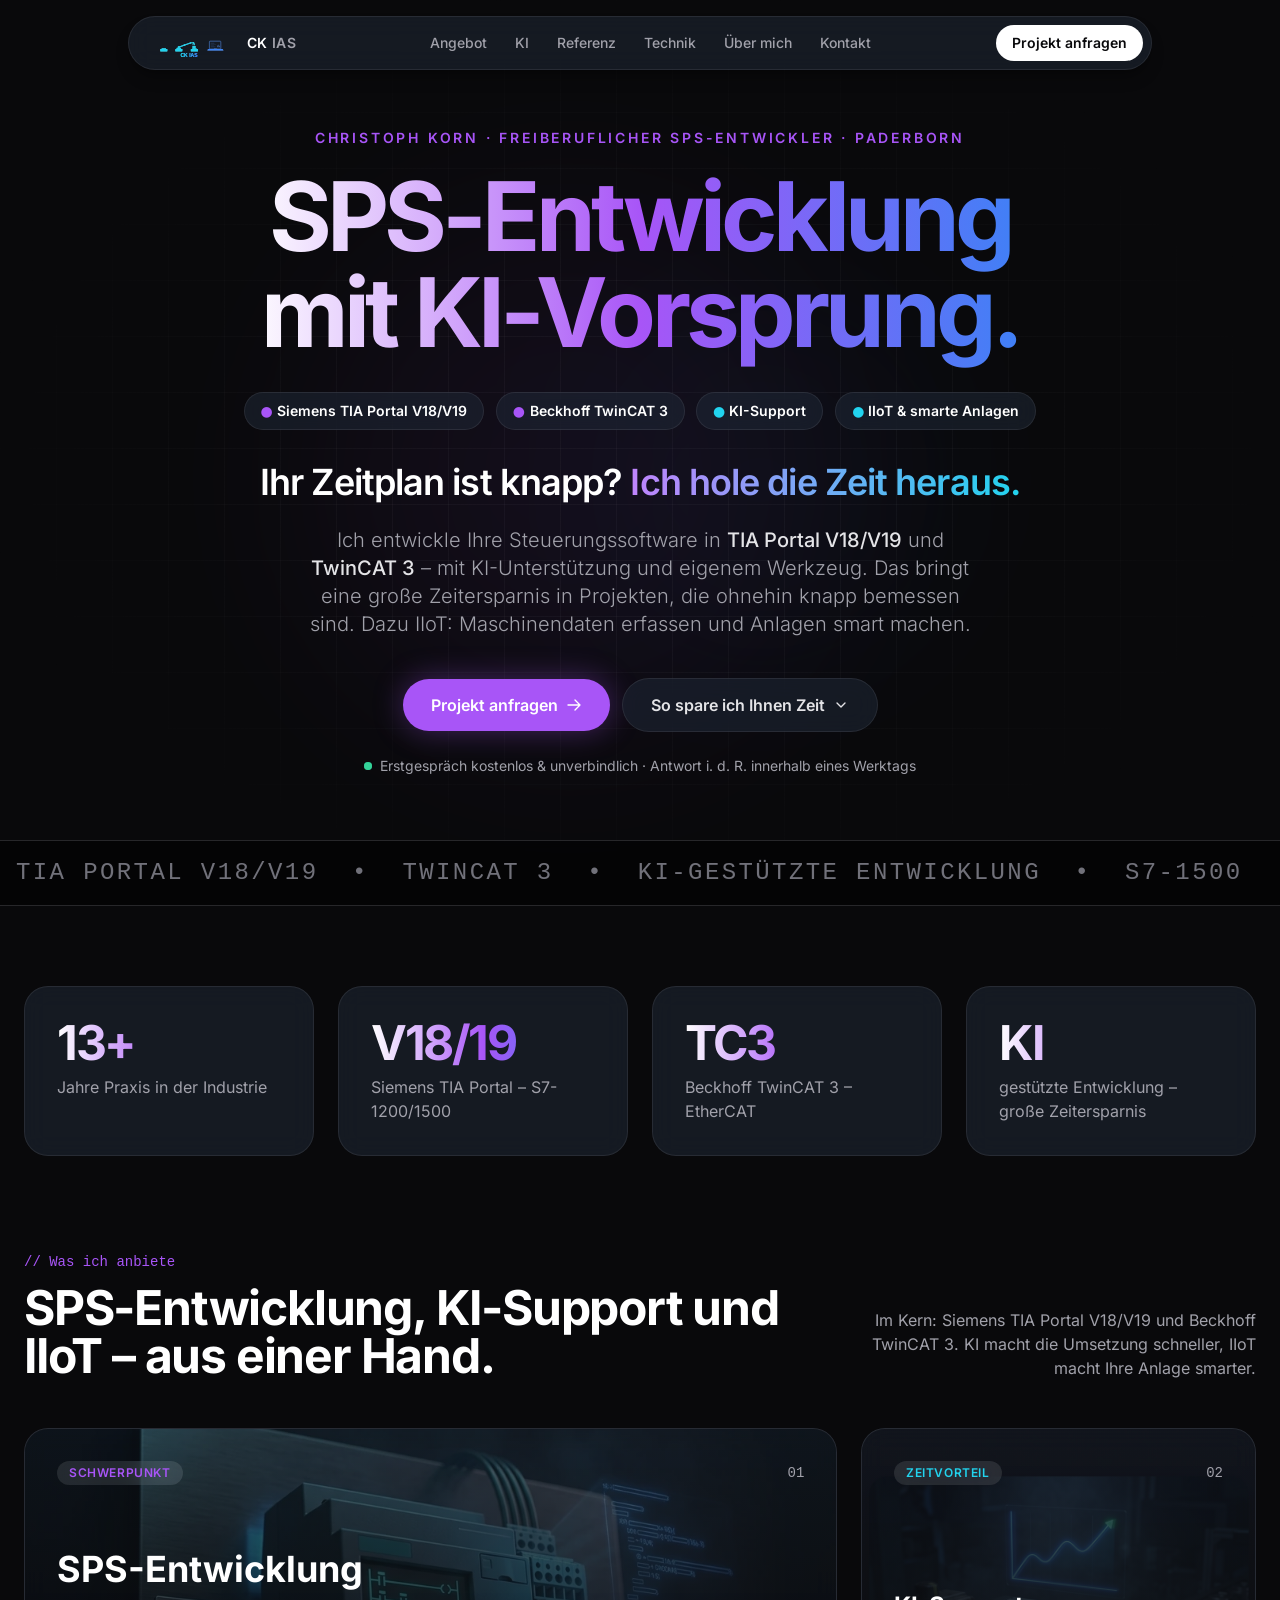
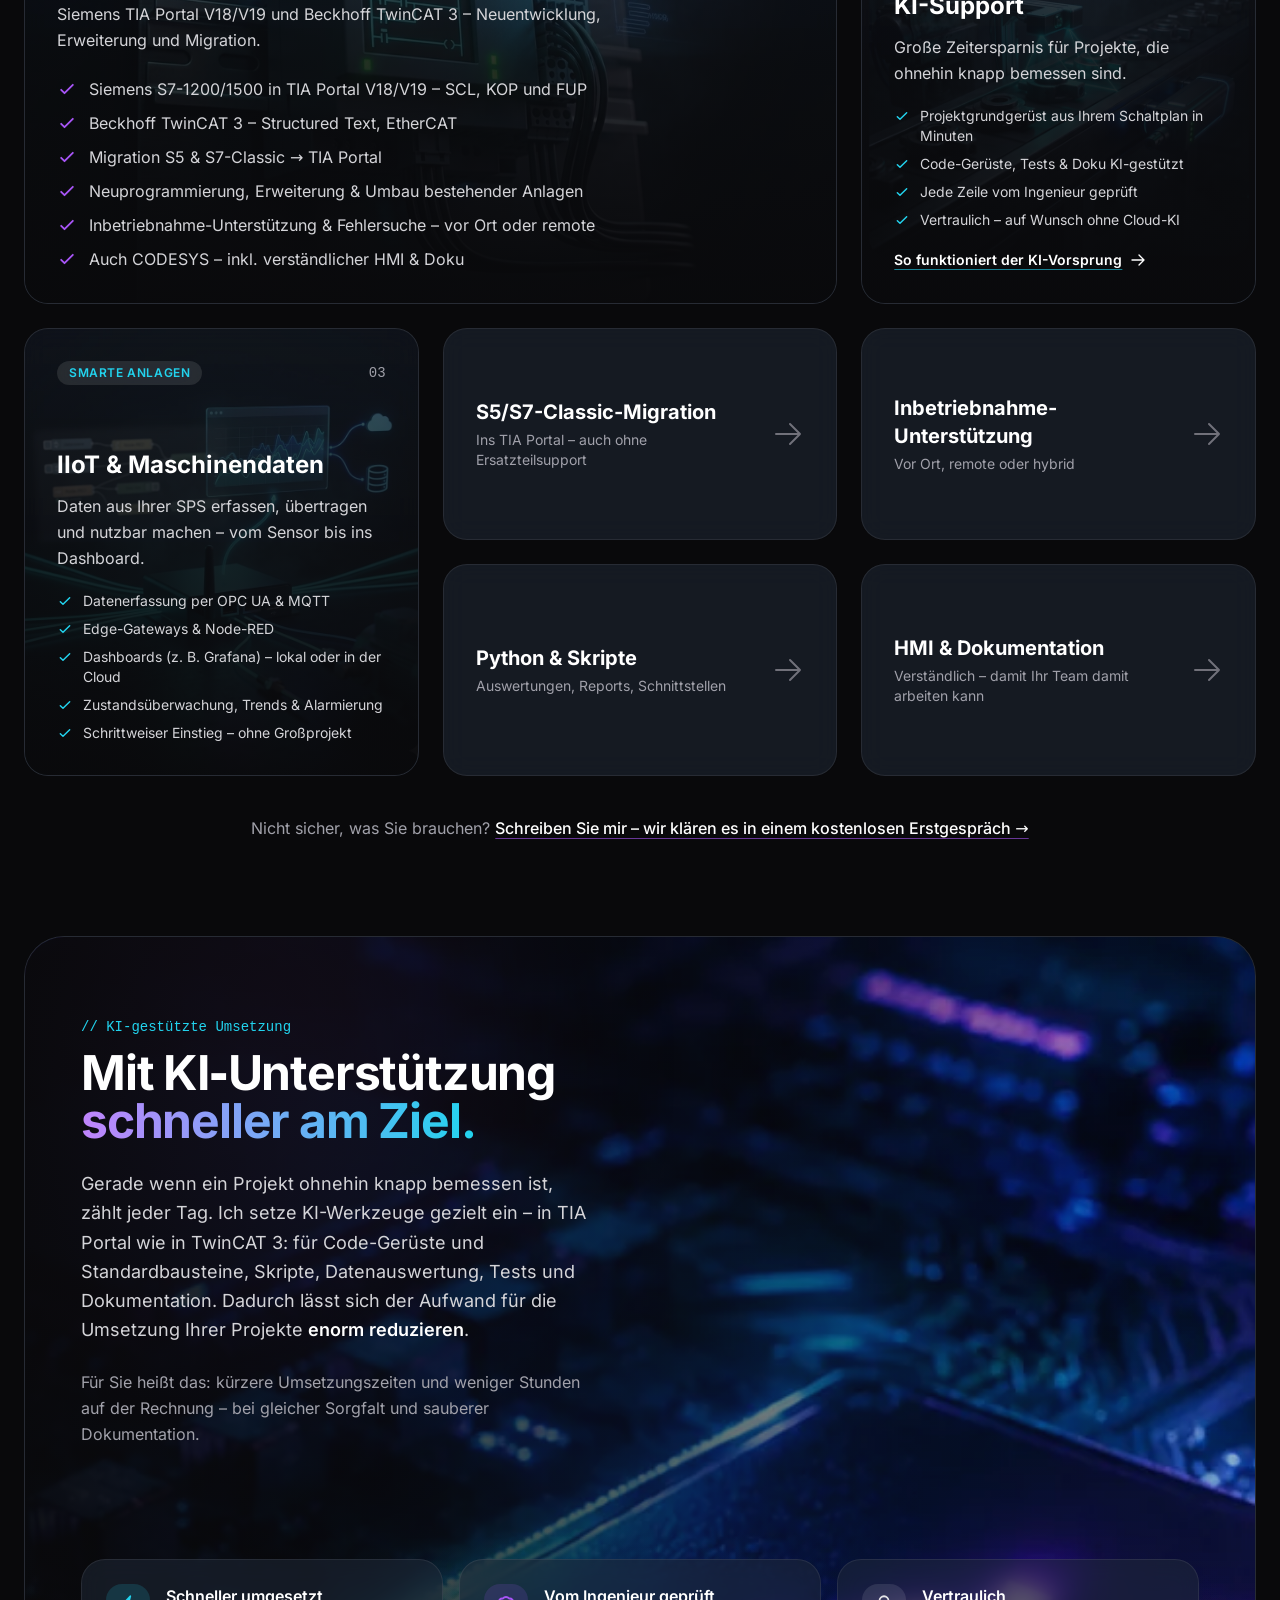
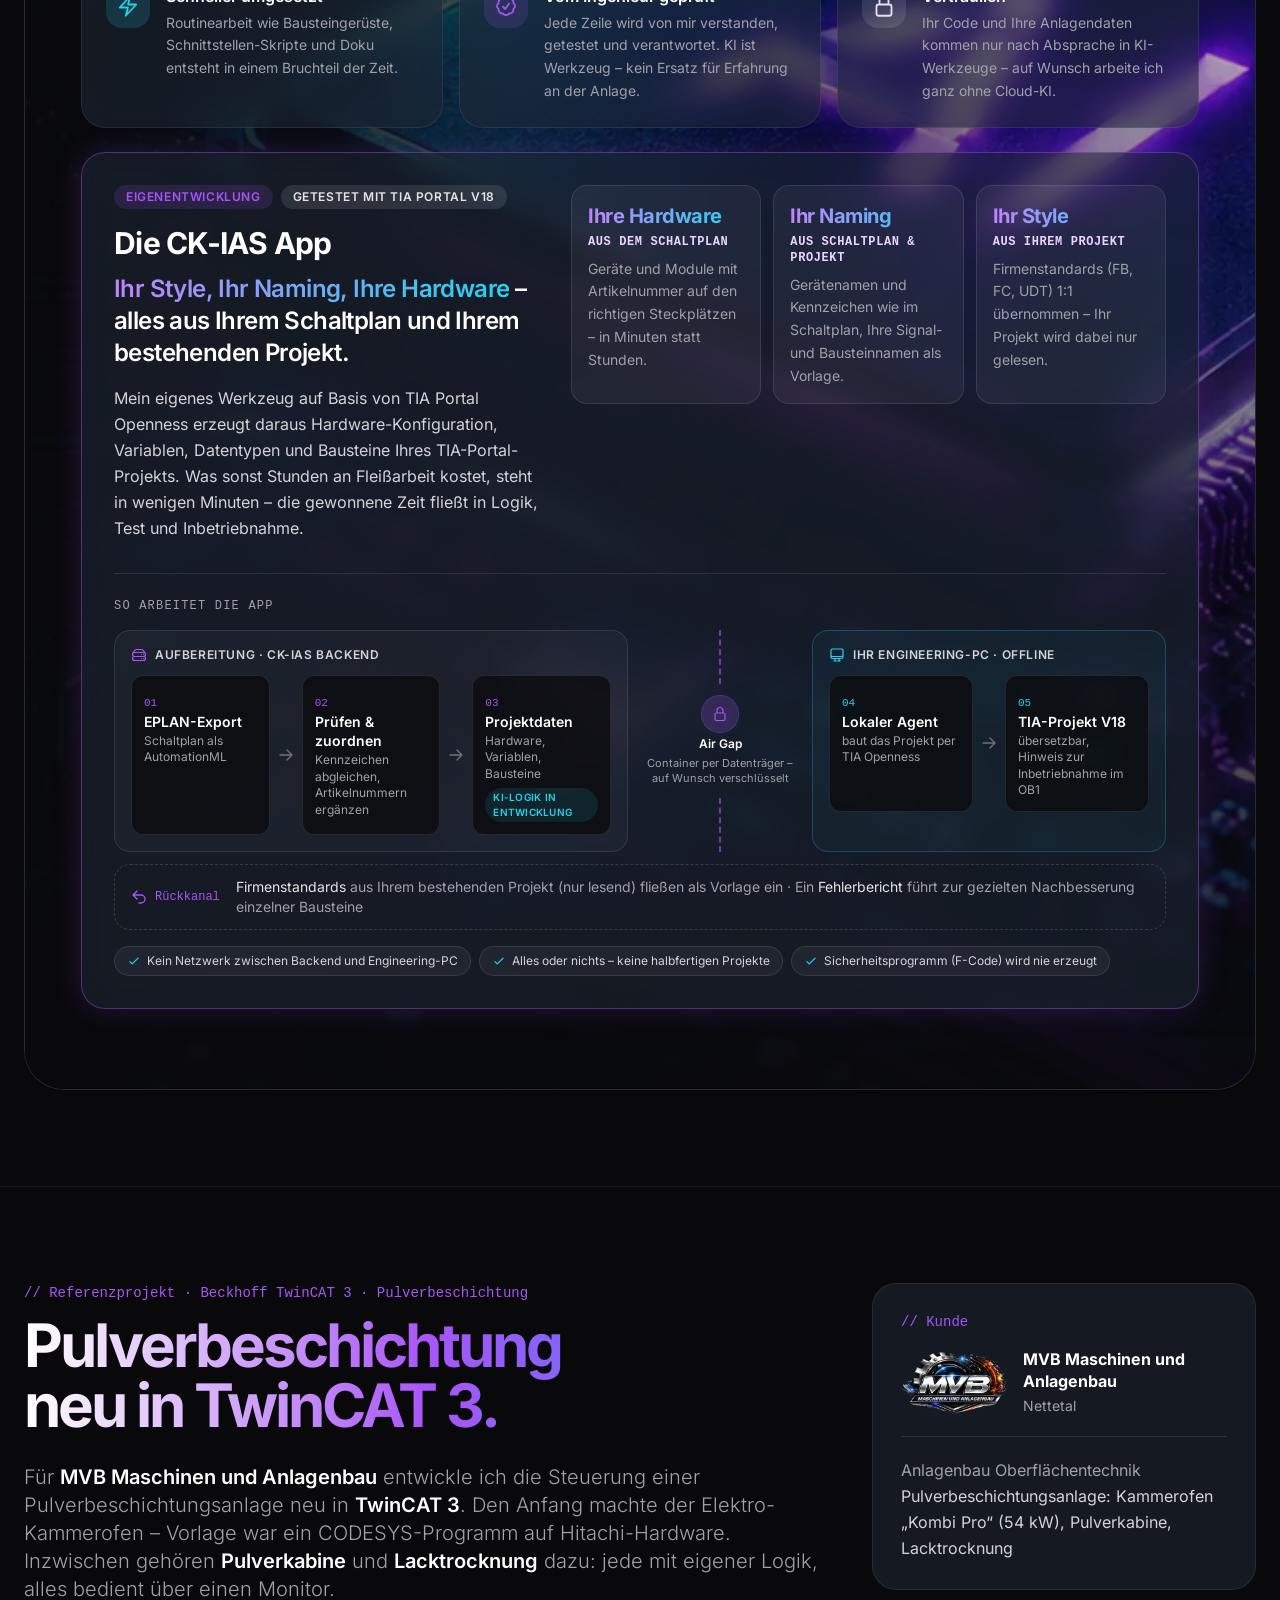
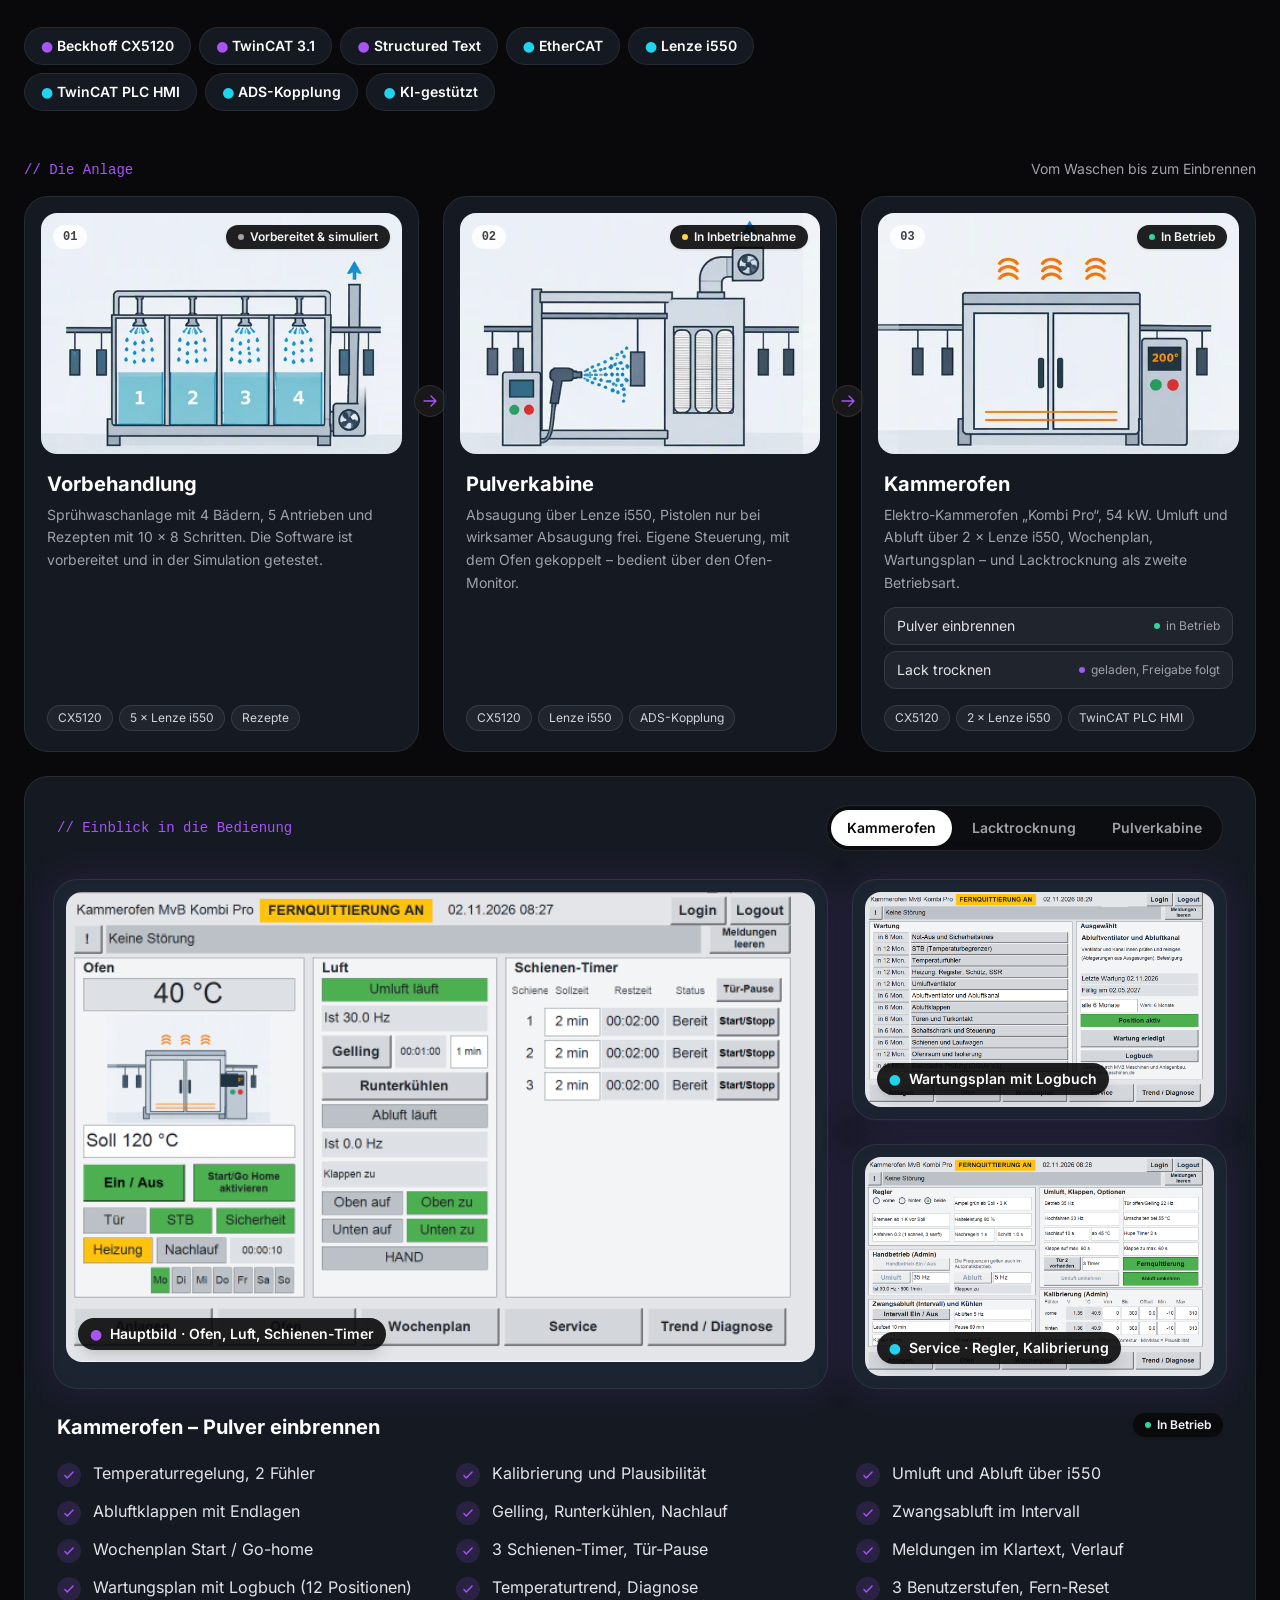
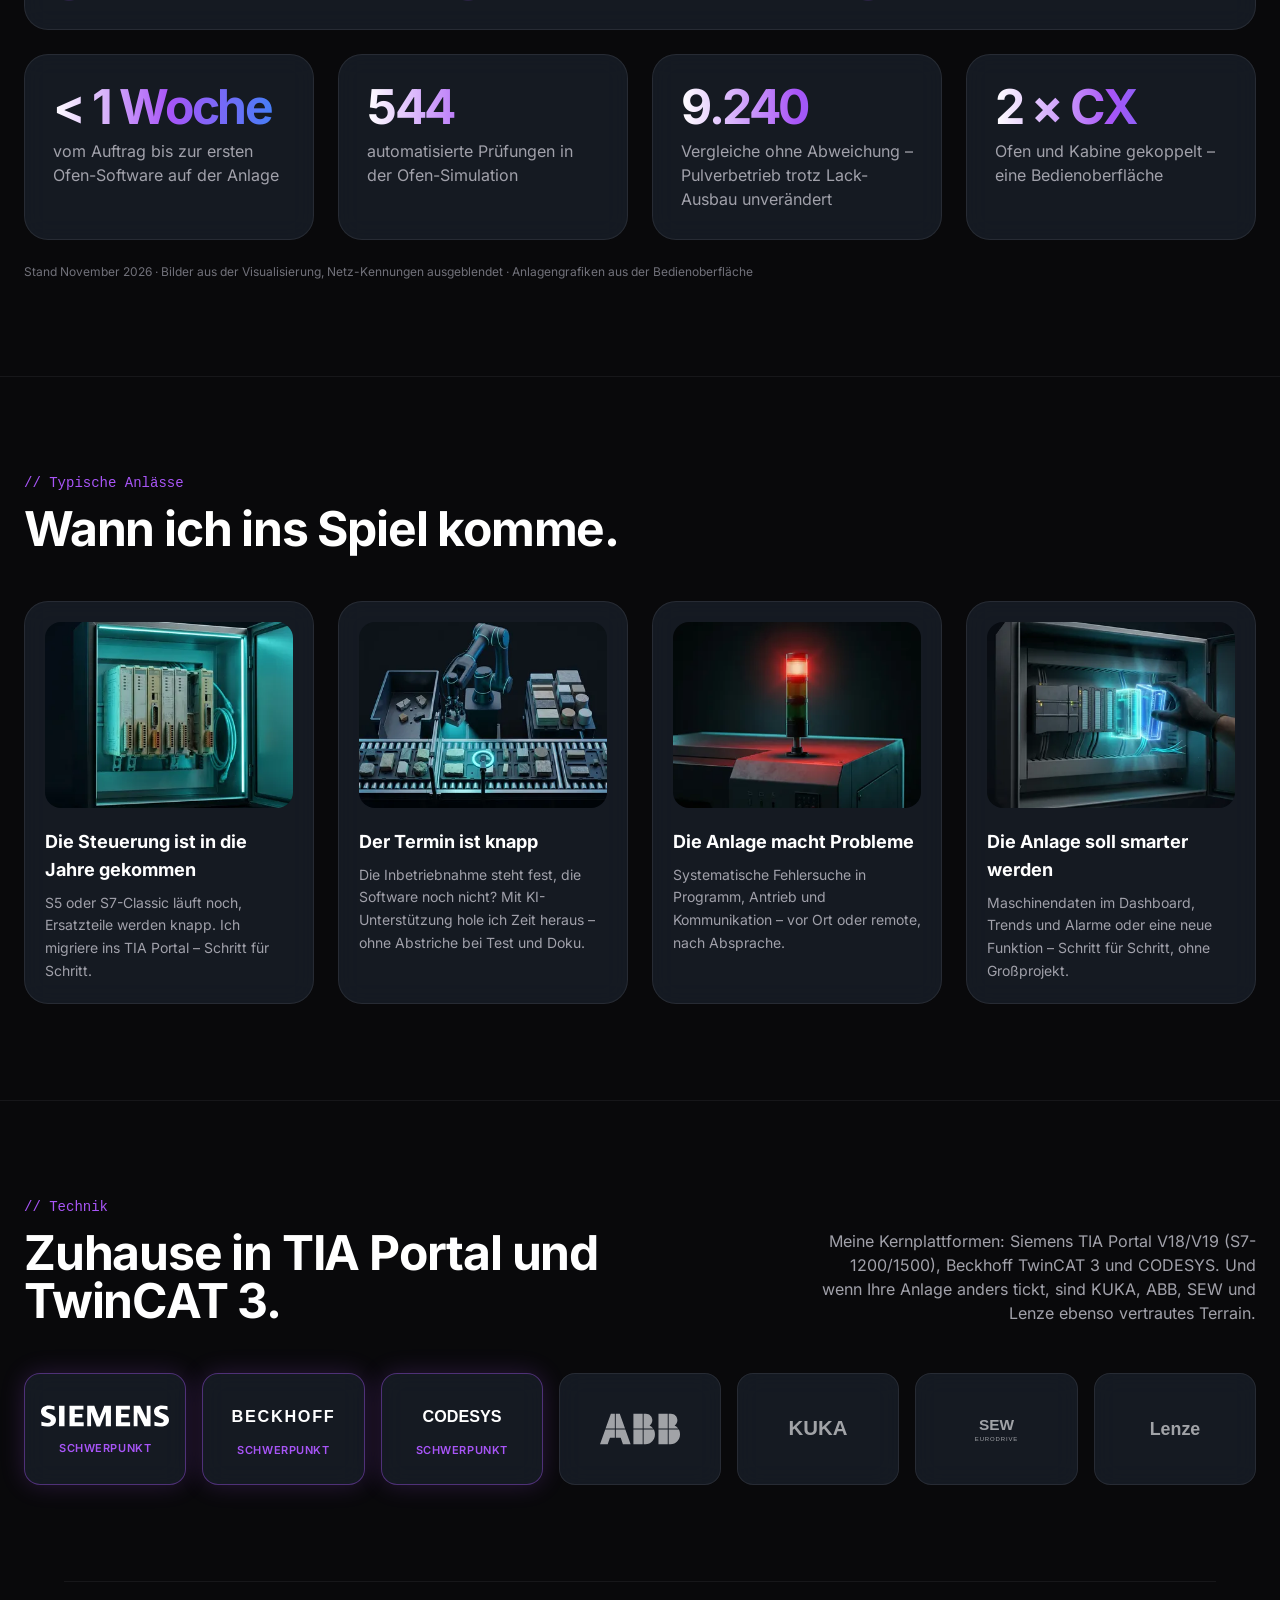
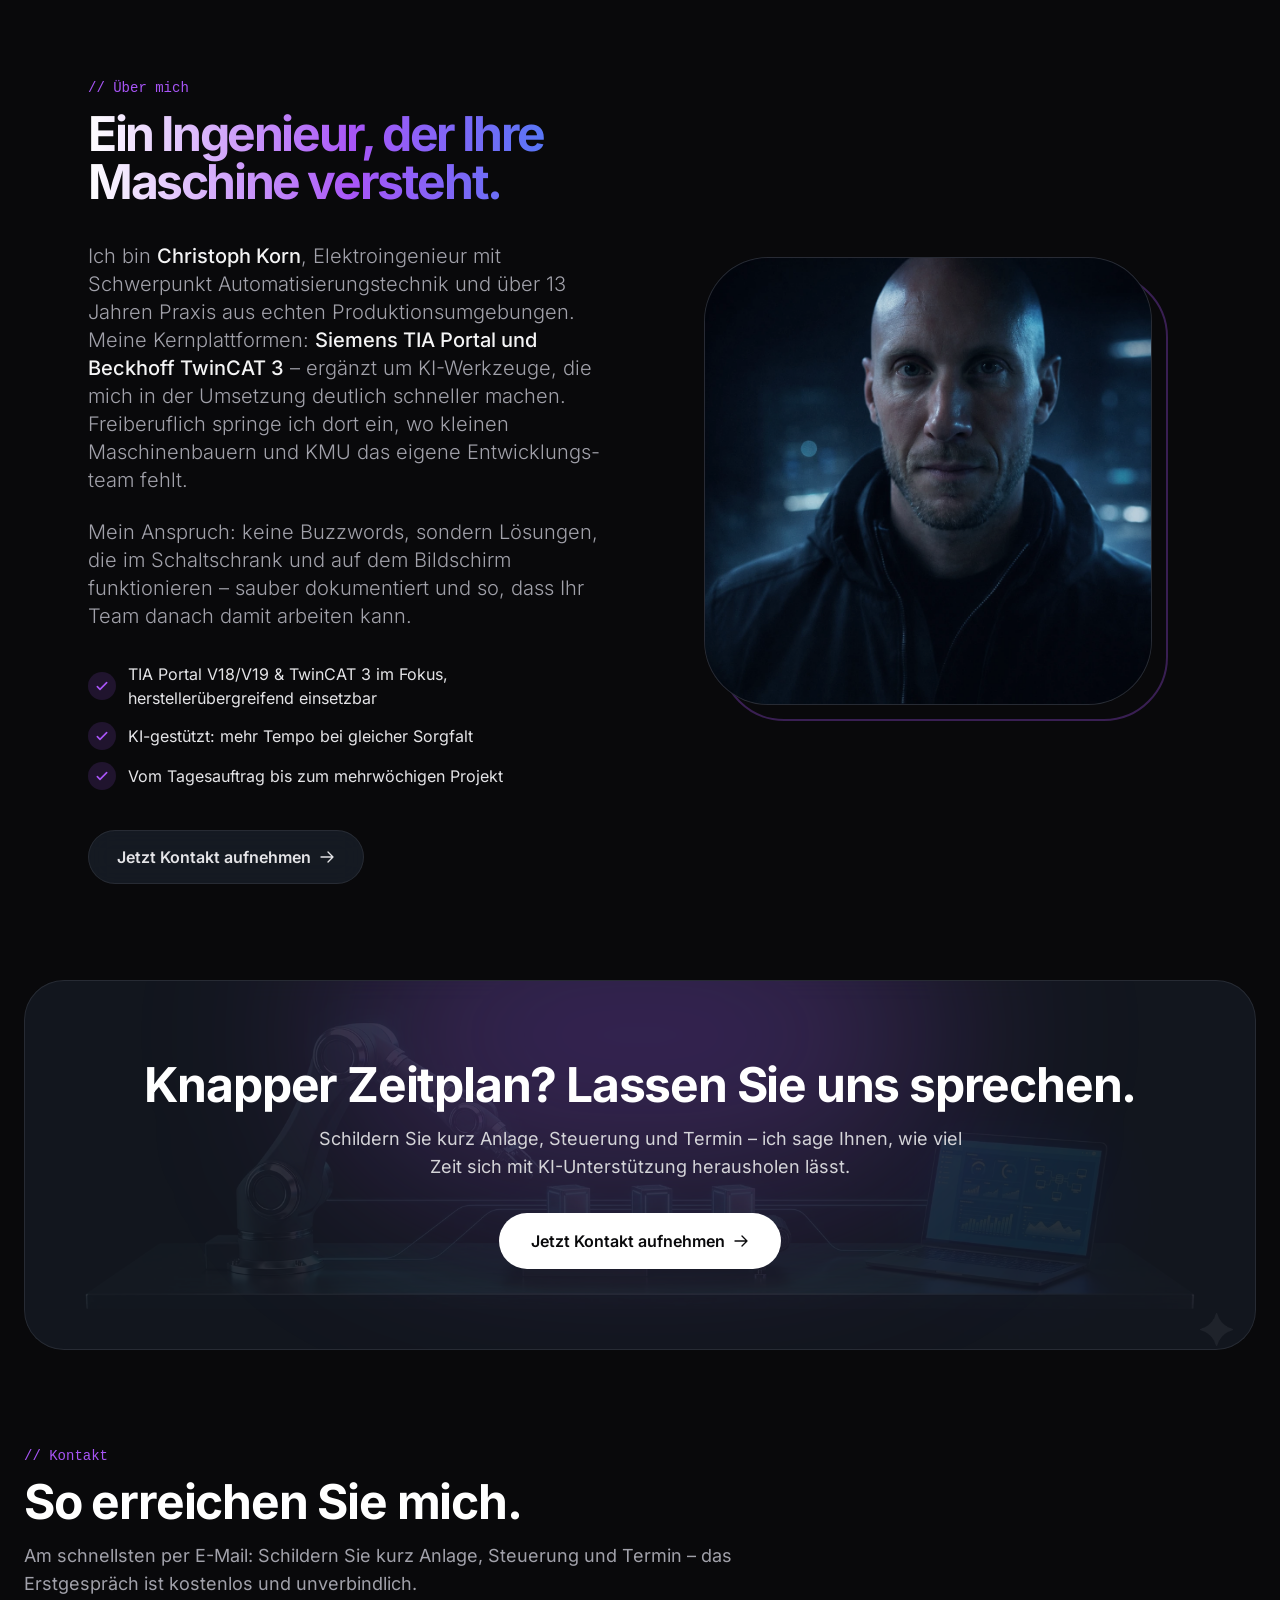
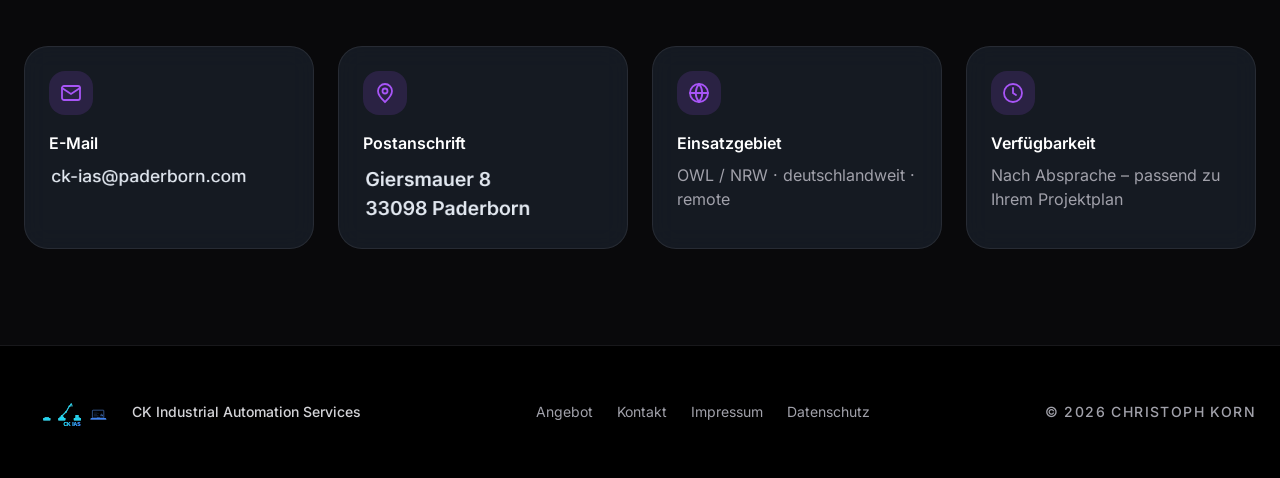
<file: index.html>
<!DOCTYPE html>
<html lang="de">
<head>
  <!-- Stand: 13.11.2026 (CODESYS im Bereich Technik hervorgehoben, Anlagen-Referenz MVB) · Erstfassung 31.10.2026 – Portfolio-Design (Dark/Glass) mit den Inhalten der bisherigen Website.
       CSS wird lokal gebaut (08_Marketing/Website_Build), keine externen Server beim Seitenaufruf. -->
  <meta charset="UTF-8">
  <meta name="viewport" content="width=device-width, initial-scale=1.0, viewport-fit=cover">
  <meta name="color-scheme" content="dark">
  <meta name="theme-color" content="#09090b">
  <script>document.documentElement.classList.add('js');</script>

  <title>SPS-Entwicklung TIA Portal V18/V19 &amp; TwinCAT 3 mit KI-Unterstützung – CK Industrial Automation Services</title>
  <meta name="description" content="Freiberufliche SPS-Entwicklung in Siemens TIA Portal V18/V19 und Beckhoff TwinCAT 3 – KI-gestützt für große Zeitersparnis in knapp geplanten Projekten. Dazu IIoT: Maschinendaten erfassen, Anlagen smart machen. Aus Paderborn, vor Ort &amp; remote.">
  <meta name="keywords" content="SPS Entwicklung, SPS Programmierung, TIA Portal V18/V19, Siemens S7-1500, S7-1200, Beckhoff TwinCAT 3, EtherCAT, KI SPS Programmierung, KI-gestützte Entwicklung, IIoT, Maschinendaten, OPC UA, MQTT, Node-RED, Grafana, S5 Migration, SPS Programmierer Freelancer, Paderborn, OWL, NRW">
  <meta name="robots" content="index, follow">
  <link rel="canonical" href="https://ck-industrial-automation-services.github.io/site/">

  <!-- Open Graph -->
  <meta property="og:title" content="SPS-Entwicklung TIA Portal V18/V19 &amp; TwinCAT 3 mit KI-Unterstützung – CK Industrial Automation Services">
  <meta property="og:description" content="SPS-Entwicklung in TIA Portal V18/V19 und TwinCAT 3 – KI-gestützt, für Projekte mit knappem Zeitplan. Dazu IIoT und smarte Anlagen. Freiberuflich aus Paderborn.">
  <meta property="og:type" content="website">
  <meta property="og:locale" content="de_DE">
  <meta property="og:url" content="https://ck-industrial-automation-services.github.io/site/">
  <meta property="og:image" content="https://ck-industrial-automation-services.github.io/site/img/logo_photorealistic_long.webp">
  <meta property="og:image:alt" content="CK Industrial Automation Services">
  <meta property="og:site_name" content="CK Industrial Automation Services">

  <!-- Twitter Card -->
  <meta name="twitter:card" content="summary_large_image">
  <meta name="twitter:title" content="CK Industrial Automation Services">
  <meta name="twitter:description" content="SPS-Entwicklung TIA Portal V18/V19 &amp; TwinCAT 3 · KI-Support für große Zeitersparnis · IIoT &amp; smarte Anlagen – aus Paderborn.">
  <meta name="twitter:image" content="https://ck-industrial-automation-services.github.io/site/img/logo_photorealistic_long.webp">

  <!-- Icons -->
  <link rel="icon" type="image/webp" href="img/logo_simple_short.webp">
  <link rel="apple-touch-icon" href="img/logo_simple_short.webp">
  <link rel="manifest" href="manifest.webmanifest">

  <!-- Schrift (Inter) und CSS lokal – keine Verbindung zu Google oder CDNs -->
  <link rel="preload" href="fonts/inter-latin-wght-normal.woff2" as="font" type="font/woff2" crossorigin>
  <link rel="stylesheet" href="fonts/fonts.css">
  <link rel="stylesheet" href="css/site.css">
  <script src="js/site.js" defer></script>

  <!-- Strukturierte Daten -->
  <script type="application/ld+json">
  {
    "@context": "https://schema.org",
    "@graph": [
      {
        "@type": "ProfessionalService",
        "@id": "https://ck-industrial-automation-services.github.io/site/#business",
        "name": "CK Industrial Automation Services",
        "description": "Freiberuflicher Ingenieur für Automatisierungstechnik – SPS-Entwicklung in Siemens TIA Portal V18/V19 und Beckhoff TwinCAT 3, KI-gestützt für große Zeitersparnis, dazu IIoT-Anwendungen (Maschinendaten erfassen, smarte Anlagen) für Maschinenbauer und produzierende KMU.",
        "url": "https://ck-industrial-automation-services.github.io/site/",
        "image": "https://ck-industrial-automation-services.github.io/site/img/logo_photorealistic_long.webp",
        "priceRange": "€€",
        "founder": { "@id": "https://ck-industrial-automation-services.github.io/site/#person" },
        "areaServed": [
          { "@type": "AdministrativeArea", "name": "Ostwestfalen-Lippe" },
          { "@type": "AdministrativeArea", "name": "Nordrhein-Westfalen" },
          { "@type": "Country", "name": "Deutschland" }
        ],
        "address": {
          "@type": "PostalAddress",
          "addressLocality": "Paderborn",
          "addressRegion": "NRW",
          "addressCountry": "DE"
        },
        "makesOffer": [
          { "@type": "Offer", "itemOffered": { "@type": "Service", "name": "SPS-Entwicklung – Siemens TIA Portal V18/V19 (S7-1200/1500) und Beckhoff TwinCAT 3" } },
          { "@type": "Offer", "itemOffered": { "@type": "Service", "name": "KI-gestützte SPS-Entwicklung für knappe Zeitpläne" } },
          { "@type": "Offer", "itemOffered": { "@type": "Service", "name": "IIoT-Anwendungen: Maschinendaten erfassen, smarte Anlagen (OPC UA, MQTT, Dashboards)" } },
          { "@type": "Offer", "itemOffered": { "@type": "Service", "name": "Migration S5/S7-Classic, Inbetriebnahme-Unterstützung" } }
        ]
      },
      {
        "@type": "Person",
        "@id": "https://ck-industrial-automation-services.github.io/site/#person",
        "name": "Christoph Korn",
        "jobTitle": "Freiberuflicher Ingenieur für Automatisierungstechnik",
        "image": "https://ck-industrial-automation-services.github.io/site/img/portrait3.webp",
        "address": {
          "@type": "PostalAddress",
          "addressLocality": "Paderborn",
          "addressRegion": "NRW",
          "addressCountry": "DE"
        },
        "knowsAbout": [
          "SPS-Programmierung", "Siemens TIA Portal V18/V19", "Beckhoff TwinCAT 3", "SIMATIC S7-1500", "SIMATIC S7-1200", "SIMATIC S7-300/400",
          "Migration S5/S7-Classic zu TIA Portal", "Strukturierter Text (SCL/ST)", "PROFINET",
          "CODESYS", "EtherCAT", "Inbetriebnahme", "Antriebstechnik",
          "Python", "Node-RED", "Web-Dashboards", "SQL",
          "OPC UA", "MQTT", "AWS", "Azure", "Edge Computing", "IIoT", "KI-gestützte Softwareentwicklung"
        ]
      }
    ]
  }
  </script>
</head>
<body class="bg-zinc-950 text-white font-sans antialiased selection:bg-neonPurple selection:text-black">

  <a href="#angebot" class="sr-only focus:not-sr-only focus:fixed focus:top-4 focus:left-4 focus:z-[60] focus:rounded-full focus:bg-neonPurple focus:px-4 focus:py-2 focus:text-black focus:font-semibold">Zum Inhalt springen</a>

  <!-- ===================== NAVIGATION (schwebende Glas-Leiste) ===================== -->
  <nav id="nav" class="fixed top-4 left-0 right-0 z-50 px-4 sm:px-6" aria-label="Hauptnavigation">
    <div class="glass-panel mx-auto max-w-5xl rounded-full pl-3 pr-2 py-2 flex items-center gap-2 shadow-lg shadow-black/30 transition-shadow duration-300">
      <a href="#top" class="flex items-center gap-2.5 rounded-full pr-2" aria-label="CK Industrial Automation Services – zum Seitenanfang">
        <img src="img/logo_animated_v4_glow.svg" alt="" width="96" height="36" class="h-9 w-auto">
        <span class="hidden sm:inline text-sm font-semibold tracking-wide whitespace-nowrap"><span class="text-white">CK</span> <span class="text-zinc-400">IAS</span></span>
      </a>

      <ul class="hidden md:flex items-center gap-1 mx-auto text-sm font-medium text-zinc-400">
        <li><a href="#angebot" class="px-3 py-2 rounded-full hover:text-white hover:bg-white/5 transition-colors duration-200">Angebot</a></li>
        <li><a href="#ki" class="px-3 py-2 rounded-full hover:text-white hover:bg-white/5 transition-colors duration-200">KI</a></li>
        <li><a href="#referenz" class="px-3 py-2 rounded-full hover:text-white hover:bg-white/5 transition-colors duration-200">Referenz</a></li>
        <li><a href="#technik" class="px-3 py-2 rounded-full hover:text-white hover:bg-white/5 transition-colors duration-200">Technik</a></li>
        <li><a href="#ueber" class="px-3 py-2 rounded-full hover:text-white hover:bg-white/5 transition-colors duration-200">Über&nbsp;mich</a></li>
        <li><a href="#kontakt" class="px-3 py-2 rounded-full hover:text-white hover:bg-white/5 transition-colors duration-200">Kontakt</a></li>
      </ul>

      <a href="#kontakt" class="hidden md:inline-flex items-center rounded-full bg-white text-zinc-950 px-4 py-2 text-sm font-semibold hover:bg-neonPurple hover:text-white transition-colors duration-200">Projekt anfragen</a>

      <button type="button" id="navToggle" class="md:hidden ml-auto inline-flex h-10 w-10 items-center justify-center rounded-full text-zinc-300 hover:text-white hover:bg-white/5 transition-colors duration-200 cursor-pointer" aria-controls="navMenu" aria-expanded="false" aria-label="Menü öffnen">
        <svg data-icon="open" xmlns="http://www.w3.org/2000/svg" fill="none" viewBox="0 0 24 24" stroke-width="1.8" stroke="currentColor" class="h-6 w-6" aria-hidden="true"><path stroke-linecap="round" d="M4 7h16M4 12h16M4 17h16"/></svg>
        <svg data-icon="close" xmlns="http://www.w3.org/2000/svg" fill="none" viewBox="0 0 24 24" stroke-width="1.8" stroke="currentColor" class="hidden h-6 w-6" aria-hidden="true"><path stroke-linecap="round" d="M6 18 18 6M6 6l12 12"/></svg>
      </button>
    </div>

    <!-- Mobiles Menü -->
    <div id="navMenu" class="hidden md:hidden glass-panel mx-auto mt-2 max-w-5xl rounded-3xl p-3 shadow-lg shadow-black/40">
      <ul class="flex flex-col text-base font-medium text-zinc-300">
        <li><a href="#angebot" class="block rounded-2xl px-4 py-3 hover:bg-white/5 hover:text-white transition-colors duration-200">Angebot</a></li>
        <li><a href="#ki" class="block rounded-2xl px-4 py-3 hover:bg-white/5 hover:text-white transition-colors duration-200">KI-gestützte Umsetzung</a></li>
        <li><a href="#referenz" class="block rounded-2xl px-4 py-3 hover:bg-white/5 hover:text-white transition-colors duration-200">Referenz</a></li>
        <li><a href="#technik" class="block rounded-2xl px-4 py-3 hover:bg-white/5 hover:text-white transition-colors duration-200">Technik</a></li>
        <li><a href="#ueber" class="block rounded-2xl px-4 py-3 hover:bg-white/5 hover:text-white transition-colors duration-200">Über mich</a></li>
        <li><a href="#kontakt" class="block rounded-2xl px-4 py-3 hover:bg-white/5 hover:text-white transition-colors duration-200">Kontakt</a></li>
        <li class="pt-2"><a href="#kontakt" class="block rounded-full bg-white px-4 py-3 text-center font-semibold text-zinc-950 hover:bg-neonPurple hover:text-white transition-colors duration-200">Projekt anfragen</a></li>
      </ul>
    </div>
  </nav>

  <span id="top"></span>

  <!-- ===================== HERO ===================== -->
  <!-- Stand 02.11.2026: Fokus SPS-Entwicklung (TIA Portal V18/V19, TwinCAT 3), KI-Support, IIoT – Zeitersparnis auf den ersten Blick -->
  <header class="relative min-h-screen flex flex-col justify-center items-center overflow-hidden pt-32 pb-0">

    <!-- Hintergrund: Raster + Glow (Purple & Blue) -->
    <div class="absolute inset-0 grid-bg" aria-hidden="true"></div>
    <div class="absolute top-1/4 left-1/4 w-[500px] h-[500px] max-w-[90vw] bg-neonPurple/20 rounded-full blur-[100px] opacity-30 animate-pulse" aria-hidden="true"></div>
    <div class="absolute bottom-1/4 right-1/4 w-[400px] h-[400px] max-w-[80vw] bg-blue-500/10 rounded-full blur-[80px] opacity-30" aria-hidden="true"></div>

    <div class="relative z-10 text-center max-w-5xl px-6 mb-16">
      <p class="text-neonPurple uppercase tracking-[0.2em] mb-5 text-xs sm:text-sm font-semibold" data-reveal>Christoph Korn · Freiberuflicher SPS-Entwickler · Paderborn</p>

      <h1 class="text-4xl sm:text-6xl md:text-7xl lg:text-8xl font-bold tracking-tighter mb-6 text-gradient leading-[0.95] pb-2" data-reveal>
        SPS-Entwicklung<br>mit KI-Vorsprung.
      </h1>

      <ul class="mb-8 flex flex-wrap items-center justify-center gap-2 sm:gap-3" aria-label="Schwerpunkte" data-reveal>
        <li class="glass-panel rounded-full px-4 py-2 text-sm font-semibold text-white"><span class="text-neonPurple">●</span> Siemens TIA Portal V18/V19</li>
        <li class="glass-panel rounded-full px-4 py-2 text-sm font-semibold text-white"><span class="text-neonPurple">●</span> Beckhoff TwinCAT 3</li>
        <li class="glass-panel rounded-full px-4 py-2 text-sm font-semibold text-white"><span class="text-neonCyan">●</span> KI-Support</li>
        <li class="glass-panel rounded-full px-4 py-2 text-sm font-semibold text-white"><span class="text-neonCyan">●</span> IIoT &amp; smarte Anlagen</li>
      </ul>

      <p class="text-2xl sm:text-3xl md:text-4xl font-semibold tracking-tight mb-6" data-reveal>
        Ihr Zeitplan ist knapp? <span class="text-gradient-cyan">Ich hole die Zeit heraus.</span>
      </p>

      <p class="text-zinc-400 text-lg md:text-xl max-w-2xl mx-auto leading-relaxed font-light" data-reveal>
        Ich entwickle Ihre Steuerungssoftware in <strong class="font-medium text-zinc-200">TIA Portal V18/V19</strong> und
        <strong class="font-medium text-zinc-200">TwinCAT 3</strong> – mit KI-Unterstützung und eigenem Werkzeug.
        Das bringt eine große Zeitersparnis in Projekten, die ohnehin knapp bemessen sind.
        Dazu IIoT: Maschinendaten erfassen und Anlagen smart machen.
      </p>

      <div class="mt-10 flex flex-col sm:flex-row items-center justify-center gap-3" data-reveal>
        <a href="#kontakt" class="w-full sm:w-auto inline-flex items-center justify-center gap-2 rounded-full bg-neonPurple px-7 py-3.5 font-semibold text-white shadow-[0_0_30px_rgba(168,85,247,0.35)] hover:bg-purple-400 hover:shadow-[0_0_40px_rgba(168,85,247,0.55)] transition-all duration-200">
          Projekt anfragen
          <svg xmlns="http://www.w3.org/2000/svg" fill="none" viewBox="0 0 24 24" stroke-width="2" stroke="currentColor" class="h-4 w-4" aria-hidden="true"><path stroke-linecap="round" stroke-linejoin="round" d="M13.5 4.5 21 12m0 0-7.5 7.5M21 12H3"/></svg>
        </a>
        <a href="#ki" class="w-full sm:w-auto glass-panel inline-flex items-center justify-center gap-2 rounded-full px-7 py-3.5 font-semibold text-zinc-200 hover:text-white glow-hover">
          So spare ich Ihnen Zeit
          <svg xmlns="http://www.w3.org/2000/svg" fill="none" viewBox="0 0 24 24" stroke-width="2" stroke="currentColor" class="h-4 w-4" aria-hidden="true"><path stroke-linecap="round" stroke-linejoin="round" d="m6 9 6 6 6-6"/></svg>
        </a>
      </div>

      <p class="mt-6 flex items-center justify-center gap-2 text-sm text-zinc-400" data-reveal>
        <span class="relative flex h-2 w-2" aria-hidden="true"><span class="absolute inline-flex h-full w-full animate-ping rounded-full bg-emerald-400 opacity-60"></span><span class="relative inline-flex h-2 w-2 rounded-full bg-emerald-400"></span></span>
        Erstgespräch kostenlos &amp; unverbindlich · Antwort i.&nbsp;d.&nbsp;R. innerhalb eines Werktags
      </p>
    </div>

    <!-- Laufband: Technologien -->
    <div class="relative z-10 w-full mt-auto border-t border-b border-zinc-800 bg-black/50 backdrop-blur-sm py-4">
      <p class="sr-only">Technologien: Siemens TIA Portal V18/V19, Beckhoff TwinCAT 3, KI-gestützte Entwicklung, SIMATIC S7-1500, S7-1200, EtherCAT, SCL/ST, IIoT, OPC UA, MQTT, Node-RED, Grafana, Python, PROFINET, CODESYS, S5/S7-Classic-Migration, TIA Openness.</p>
      <div class="marquee" aria-hidden="true">
        <div class="marquee-track text-lg md:text-2xl font-mono uppercase tracking-widest text-zinc-500">
          <span class="px-4">TIA Portal V18/V19 &nbsp;•&nbsp; TwinCAT 3 &nbsp;•&nbsp; KI-gestützte Entwicklung &nbsp;•&nbsp; S7-1500 &nbsp;•&nbsp; S7-1200 &nbsp;•&nbsp; EtherCAT &nbsp;•&nbsp; SCL / ST &nbsp;•&nbsp; IIoT &nbsp;•&nbsp; OPC UA &nbsp;•&nbsp; MQTT &nbsp;•&nbsp; Node-RED &nbsp;•&nbsp; Grafana &nbsp;•&nbsp; Python &nbsp;•&nbsp; PROFINET &nbsp;•&nbsp; CODESYS &nbsp;•&nbsp; S5-Migration &nbsp;•&nbsp; TIA Openness &nbsp;•</span>
          <span class="px-4">TIA Portal V18/V19 &nbsp;•&nbsp; TwinCAT 3 &nbsp;•&nbsp; KI-gestützte Entwicklung &nbsp;•&nbsp; S7-1500 &nbsp;•&nbsp; S7-1200 &nbsp;•&nbsp; EtherCAT &nbsp;•&nbsp; SCL / ST &nbsp;•&nbsp; IIoT &nbsp;•&nbsp; OPC UA &nbsp;•&nbsp; MQTT &nbsp;•&nbsp; Node-RED &nbsp;•&nbsp; Grafana &nbsp;•&nbsp; Python &nbsp;•&nbsp; PROFINET &nbsp;•&nbsp; CODESYS &nbsp;•&nbsp; S5-Migration &nbsp;•&nbsp; TIA Openness &nbsp;•</span>
        </div>
      </div>
    </div>
  </header>

  <main>

<!-- ===================== ZAHLEN ===================== -->
    <section class="px-6 pt-20 max-w-7xl mx-auto" aria-label="Zahlen">
      <div class="grid grid-cols-2 lg:grid-cols-4 gap-4 md:gap-6">
        <div class="glass-panel rounded-3xl p-5 md:p-8 glow-hover" data-reveal>
          <div class="text-[1.75rem] sm:text-4xl md:text-5xl font-bold tracking-tighter text-gradient whitespace-nowrap"><span data-count="13">13</span>+</div>
          <div class="mt-2 text-sm md:text-base text-zinc-400">Jahre Praxis in der Industrie</div>
        </div>
        <div class="glass-panel rounded-3xl p-5 md:p-8 glow-hover" data-reveal>
          <div class="text-[1.75rem] sm:text-4xl md:text-5xl font-bold tracking-tighter text-gradient whitespace-nowrap">V18/19</div>
          <div class="mt-2 text-sm md:text-base text-zinc-400">Siemens TIA Portal – S7-1200/1500</div>
        </div>
        <div class="glass-panel rounded-3xl p-5 md:p-8 glow-hover" data-reveal>
          <div class="text-[1.75rem] sm:text-4xl md:text-5xl font-bold tracking-tighter text-gradient whitespace-nowrap">TC3</div>
          <div class="mt-2 text-sm md:text-base text-zinc-400">Beckhoff TwinCAT 3 – EtherCAT</div>
        </div>
        <div class="glass-panel rounded-3xl p-5 md:p-8 glow-hover" data-reveal>
          <div class="text-[1.75rem] sm:text-4xl md:text-5xl font-bold tracking-tighter text-gradient whitespace-nowrap">KI</div>
          <div class="mt-2 text-sm md:text-base text-zinc-400">gestützte Entwicklung – große Zeitersparnis</div>
        </div>
      </div>
    </section>

    <!-- ===================== ANGEBOT (Bento Grid) ===================== -->
    <section id="angebot" class="py-24 px-6 max-w-7xl mx-auto">
      <div class="flex flex-col md:flex-row md:justify-between md:items-end gap-4 mb-12" data-reveal>
        <div>
          <p class="font-mono text-sm text-neonPurple mb-3">// Was ich anbiete</p>
          <h2 class="text-3xl md:text-5xl font-bold tracking-tight max-w-3xl">SPS-Entwicklung, KI-Support und IIoT – aus einer Hand.</h2>
        </div>
        <p class="text-zinc-400 max-w-sm md:text-right">Im Kern: Siemens TIA Portal V18/V19 und Beckhoff TwinCAT 3. KI macht die Umsetzung schneller, IIoT macht Ihre Anlage smarter.</p>
      </div>

      <div class="grid grid-cols-1 md:grid-cols-3 gap-6 auto-rows-[minmax(190px,auto)]">

        <!-- 01 · SPS-Entwicklung (Schwerpunkt) -->
        <article class="md:col-span-2 md:row-span-2 glass-panel rounded-3xl p-8 glow-hover group relative overflow-hidden" data-reveal>
          <img src="img/service_sps.webp" alt="" loading="lazy" decoding="async" class="absolute inset-0 w-full h-full object-cover opacity-50 group-hover:scale-105 transition-transform duration-700">
          <div class="absolute inset-0 bg-gradient-to-b from-zinc-950/10 via-zinc-950/70 to-zinc-950/95" aria-hidden="true"></div>
          <div class="relative z-10 h-full flex flex-col justify-between gap-16">
            <div class="flex items-center justify-between">
              <span class="px-3 py-1 rounded-full bg-white/10 text-xs font-semibold uppercase tracking-wider text-neonPurple backdrop-blur-md">Schwerpunkt</span>
              <span class="font-mono text-sm text-zinc-400">01</span>
            </div>
            <div>
              <h3 class="text-3xl md:text-4xl font-bold mb-3 group-hover:translate-x-2 transition-transform duration-300">SPS-Entwicklung</h3>
              <p class="text-zinc-300 max-w-xl leading-relaxed mb-6">Siemens TIA Portal V18/V19 und Beckhoff TwinCAT 3 – Neuentwicklung, Erweiterung und Migration.</p>
              <ul class="grid gap-2.5 text-zinc-300 text-sm md:text-base">
                <li class="flex gap-3"><svg xmlns="http://www.w3.org/2000/svg" fill="none" viewBox="0 0 24 24" stroke-width="2.2" stroke="currentColor" class="mt-0.5 h-5 w-5 flex-none text-neonPurple" aria-hidden="true"><path stroke-linecap="round" stroke-linejoin="round" d="m5 13 4 4L19 7"/></svg>Siemens S7-1200/1500 in TIA Portal V18/V19 – SCL, KOP und FUP</li>
                <li class="flex gap-3"><svg xmlns="http://www.w3.org/2000/svg" fill="none" viewBox="0 0 24 24" stroke-width="2.2" stroke="currentColor" class="mt-0.5 h-5 w-5 flex-none text-neonPurple" aria-hidden="true"><path stroke-linecap="round" stroke-linejoin="round" d="m5 13 4 4L19 7"/></svg>Beckhoff TwinCAT 3 – Structured Text, EtherCAT</li>
                <li class="flex gap-3"><svg xmlns="http://www.w3.org/2000/svg" fill="none" viewBox="0 0 24 24" stroke-width="2.2" stroke="currentColor" class="mt-0.5 h-5 w-5 flex-none text-neonPurple" aria-hidden="true"><path stroke-linecap="round" stroke-linejoin="round" d="m5 13 4 4L19 7"/></svg>Migration S5 &amp; S7-Classic → TIA Portal</li>
                <li class="flex gap-3"><svg xmlns="http://www.w3.org/2000/svg" fill="none" viewBox="0 0 24 24" stroke-width="2.2" stroke="currentColor" class="mt-0.5 h-5 w-5 flex-none text-neonPurple" aria-hidden="true"><path stroke-linecap="round" stroke-linejoin="round" d="m5 13 4 4L19 7"/></svg>Neuprogrammierung, Erweiterung &amp; Umbau bestehender Anlagen</li>
                <li class="flex gap-3"><svg xmlns="http://www.w3.org/2000/svg" fill="none" viewBox="0 0 24 24" stroke-width="2.2" stroke="currentColor" class="mt-0.5 h-5 w-5 flex-none text-neonPurple" aria-hidden="true"><path stroke-linecap="round" stroke-linejoin="round" d="m5 13 4 4L19 7"/></svg>Inbetriebnahme-Unterstützung &amp; Fehlersuche – vor Ort oder remote</li>
                <li class="flex gap-3"><svg xmlns="http://www.w3.org/2000/svg" fill="none" viewBox="0 0 24 24" stroke-width="2.2" stroke="currentColor" class="mt-0.5 h-5 w-5 flex-none text-neonPurple" aria-hidden="true"><path stroke-linecap="round" stroke-linejoin="round" d="m5 13 4 4L19 7"/></svg>Auch CODESYS – inkl. verständlicher HMI &amp; Doku</li>
              </ul>
            </div>
          </div>
        </article>

        <article class="md:col-span-1 md:row-span-2 glass-panel rounded-3xl p-8 glow-hover group relative overflow-hidden" data-reveal>
          <img src="img/service_effizienz.webp" alt="" loading="lazy" decoding="async" class="absolute inset-0 w-full h-full object-cover opacity-40 group-hover:scale-105 transition-transform duration-700">
          <div class="absolute inset-0 bg-gradient-to-b from-zinc-950/10 via-zinc-950/70 to-zinc-950/95" aria-hidden="true"></div>
          <div class="relative z-10 h-full flex flex-col justify-between gap-16">
            <div class="flex items-center justify-between">
              <span class="px-3 py-1 rounded-full bg-white/10 text-xs font-semibold uppercase tracking-wider text-neonCyan backdrop-blur-md">Zeitvorteil</span>
              <span class="font-mono text-sm text-zinc-400">02</span>
            </div>
            <div>
              <h3 class="text-2xl font-bold mb-3 group-hover:translate-x-2 transition-transform duration-300">KI-Support</h3>
              <p class="text-zinc-300 leading-relaxed mb-5">Große Zeitersparnis für Projekte, die ohnehin knapp bemessen sind.</p>
              <ul class="grid gap-2 text-zinc-300 text-sm">
                <li class="flex gap-2.5"><svg xmlns="http://www.w3.org/2000/svg" fill="none" viewBox="0 0 24 24" stroke-width="2.2" stroke="currentColor" class="mt-0.5 h-4 w-4 flex-none text-neonCyan" aria-hidden="true"><path stroke-linecap="round" stroke-linejoin="round" d="m5 13 4 4L19 7"/></svg>Projektgrundgerüst aus Ihrem Schaltplan in Minuten</li>
                <li class="flex gap-2.5"><svg xmlns="http://www.w3.org/2000/svg" fill="none" viewBox="0 0 24 24" stroke-width="2.2" stroke="currentColor" class="mt-0.5 h-4 w-4 flex-none text-neonCyan" aria-hidden="true"><path stroke-linecap="round" stroke-linejoin="round" d="m5 13 4 4L19 7"/></svg>Code-Gerüste, Tests &amp; Doku KI-gestützt</li>
                <li class="flex gap-2.5"><svg xmlns="http://www.w3.org/2000/svg" fill="none" viewBox="0 0 24 24" stroke-width="2.2" stroke="currentColor" class="mt-0.5 h-4 w-4 flex-none text-neonCyan" aria-hidden="true"><path stroke-linecap="round" stroke-linejoin="round" d="m5 13 4 4L19 7"/></svg>Jede Zeile vom Ingenieur geprüft</li>
                <li class="flex gap-2.5"><svg xmlns="http://www.w3.org/2000/svg" fill="none" viewBox="0 0 24 24" stroke-width="2.2" stroke="currentColor" class="mt-0.5 h-4 w-4 flex-none text-neonCyan" aria-hidden="true"><path stroke-linecap="round" stroke-linejoin="round" d="m5 13 4 4L19 7"/></svg>Vertraulich – auf Wunsch ohne Cloud-KI</li>
              </ul>
              <a href="#ki" class="mt-5 inline-flex items-center gap-2 text-sm font-semibold text-white underline decoration-neonCyan/60 underline-offset-4 hover:decoration-neonCyan transition-colors duration-200">So funktioniert der KI-Vorsprung <svg xmlns="http://www.w3.org/2000/svg" fill="none" viewBox="0 0 24 24" stroke-width="2" stroke="currentColor" class="h-4 w-4" aria-hidden="true"><path stroke-linecap="round" stroke-linejoin="round" d="M13.5 4.5 21 12m0 0-7.5 7.5M21 12H3"/></svg></a>
            </div>
          </div>
        </article>

        <article class="md:col-span-1 md:row-span-2 glass-panel rounded-3xl p-8 glow-hover group relative overflow-hidden" data-reveal>
          <img src="img/service_iiot.webp" alt="" loading="lazy" decoding="async" class="absolute inset-0 w-full h-full object-cover opacity-40 group-hover:scale-105 transition-transform duration-700">
          <div class="absolute inset-0 bg-gradient-to-b from-zinc-950/10 via-zinc-950/70 to-zinc-950/95" aria-hidden="true"></div>
          <div class="relative z-10 h-full flex flex-col justify-between gap-16">
            <div class="flex items-center justify-between">
              <span class="px-3 py-1 rounded-full bg-white/10 text-xs font-semibold uppercase tracking-wider text-neonCyan backdrop-blur-md">Smarte Anlagen</span>
              <span class="font-mono text-sm text-zinc-400">03</span>
            </div>
            <div>
              <h3 class="text-2xl font-bold mb-3 group-hover:translate-x-2 transition-transform duration-300">IIoT &amp; Maschinendaten</h3>
              <p class="text-zinc-300 leading-relaxed mb-5">Daten aus Ihrer SPS erfassen, übertragen und nutzbar machen – vom Sensor bis ins Dashboard.</p>
              <ul class="grid gap-2 text-zinc-300 text-sm">
                <li class="flex gap-2.5"><svg xmlns="http://www.w3.org/2000/svg" fill="none" viewBox="0 0 24 24" stroke-width="2.2" stroke="currentColor" class="mt-0.5 h-4 w-4 flex-none text-neonCyan" aria-hidden="true"><path stroke-linecap="round" stroke-linejoin="round" d="m5 13 4 4L19 7"/></svg>Datenerfassung per OPC&nbsp;UA &amp; MQTT</li>
                <li class="flex gap-2.5"><svg xmlns="http://www.w3.org/2000/svg" fill="none" viewBox="0 0 24 24" stroke-width="2.2" stroke="currentColor" class="mt-0.5 h-4 w-4 flex-none text-neonCyan" aria-hidden="true"><path stroke-linecap="round" stroke-linejoin="round" d="m5 13 4 4L19 7"/></svg>Edge-Gateways &amp; Node-RED</li>
                <li class="flex gap-2.5"><svg xmlns="http://www.w3.org/2000/svg" fill="none" viewBox="0 0 24 24" stroke-width="2.2" stroke="currentColor" class="mt-0.5 h-4 w-4 flex-none text-neonCyan" aria-hidden="true"><path stroke-linecap="round" stroke-linejoin="round" d="m5 13 4 4L19 7"/></svg>Dashboards (z.&nbsp;B. Grafana) – lokal oder in der Cloud</li>
                <li class="flex gap-2.5"><svg xmlns="http://www.w3.org/2000/svg" fill="none" viewBox="0 0 24 24" stroke-width="2.2" stroke="currentColor" class="mt-0.5 h-4 w-4 flex-none text-neonCyan" aria-hidden="true"><path stroke-linecap="round" stroke-linejoin="round" d="m5 13 4 4L19 7"/></svg>Zustands&shy;überwachung, Trends &amp; Alarmierung</li>
                <li class="flex gap-2.5"><svg xmlns="http://www.w3.org/2000/svg" fill="none" viewBox="0 0 24 24" stroke-width="2.2" stroke="currentColor" class="mt-0.5 h-4 w-4 flex-none text-neonCyan" aria-hidden="true"><path stroke-linecap="round" stroke-linejoin="round" d="m5 13 4 4L19 7"/></svg>Schrittweiser Einstieg – ohne Großprojekt</li>
              </ul>
            </div>
          </div>
        </article>

        <!-- Kurzkarten -->
        <a href="#kontakt" class="glass-panel rounded-3xl p-8 flex items-center justify-between gap-4 glow-hover group" data-reveal>
          <div>
            <h3 class="text-xl font-bold mb-1">S5/S7-Classic-Migration</h3>
            <p class="text-zinc-400 text-sm">Ins TIA Portal – auch ohne Ersatzteilsupport</p>
          </div>
          <svg xmlns="http://www.w3.org/2000/svg" fill="none" viewBox="0 0 24 24" stroke-width="1.5" stroke="currentColor" class="w-8 h-8 flex-none text-zinc-500 group-hover:text-white group-hover:translate-x-1 transition-all duration-200" aria-hidden="true"><path stroke-linecap="round" stroke-linejoin="round" d="M13.5 4.5 21 12m0 0-7.5 7.5M21 12H3"/></svg>
        </a>

        <a href="#kontakt" class="glass-panel rounded-3xl p-8 flex items-center justify-between gap-4 glow-hover group" data-reveal>
          <div>
            <h3 class="text-xl font-bold mb-1">Inbetriebnahme-Unterstützung</h3>
            <p class="text-zinc-400 text-sm">Vor Ort, remote oder hybrid</p>
          </div>
          <svg xmlns="http://www.w3.org/2000/svg" fill="none" viewBox="0 0 24 24" stroke-width="1.5" stroke="currentColor" class="w-8 h-8 flex-none text-zinc-500 group-hover:text-white group-hover:translate-x-1 transition-all duration-200" aria-hidden="true"><path stroke-linecap="round" stroke-linejoin="round" d="M13.5 4.5 21 12m0 0-7.5 7.5M21 12H3"/></svg>
        </a>

        <a href="#kontakt" class="glass-panel rounded-3xl p-8 flex items-center justify-between gap-4 glow-hover group" data-reveal>
          <div>
            <h3 class="text-xl font-bold mb-1">Python &amp; Skripte</h3>
            <p class="text-zinc-400 text-sm">Auswertungen, Reports, Schnittstellen</p>
          </div>
          <svg xmlns="http://www.w3.org/2000/svg" fill="none" viewBox="0 0 24 24" stroke-width="1.5" stroke="currentColor" class="w-8 h-8 flex-none text-zinc-500 group-hover:text-white group-hover:translate-x-1 transition-all duration-200" aria-hidden="true"><path stroke-linecap="round" stroke-linejoin="round" d="M13.5 4.5 21 12m0 0-7.5 7.5M21 12H3"/></svg>
        </a>

        <a href="#kontakt" class="glass-panel rounded-3xl p-8 flex items-center justify-between gap-4 glow-hover group" data-reveal>
          <div>
            <h3 class="text-xl font-bold mb-1">HMI &amp; Dokumentation</h3>
            <p class="text-zinc-400 text-sm">Verständlich – damit Ihr Team damit arbeiten kann</p>
          </div>
          <svg xmlns="http://www.w3.org/2000/svg" fill="none" viewBox="0 0 24 24" stroke-width="1.5" stroke="currentColor" class="w-8 h-8 flex-none text-zinc-500 group-hover:text-white group-hover:translate-x-1 transition-all duration-200" aria-hidden="true"><path stroke-linecap="round" stroke-linejoin="round" d="M13.5 4.5 21 12m0 0-7.5 7.5M21 12H3"/></svg>
        </a>

      </div>

      <p class="mt-10 text-center text-zinc-400" data-reveal>
        Nicht sicher, was Sie brauchen?
        <a href="#kontakt" class="font-medium text-white underline decoration-neonPurple/60 underline-offset-4 hover:decoration-neonPurple transition-colors duration-200">Schreiben Sie mir – wir klären es in einem kostenlosen Erstgespräch&nbsp;→</a>
      </p>
    </section>

    <!-- ===================== KI-GESTÜTZTE UMSETZUNG ===================== -->
    <section id="ki" class="px-6 max-w-7xl mx-auto pb-24" aria-labelledby="ki-title">
      <div class="glass-panel relative overflow-hidden rounded-[2rem] md:rounded-[2.5rem] px-4 sm:px-6 py-12 md:px-14 md:py-20" data-reveal>
        <img src="img/ki_hintergrund.webp" alt="" width="1600" height="900" loading="lazy" decoding="async" class="absolute inset-y-0 left-0 h-full w-full max-w-none object-cover opacity-80 lg:w-[140%] lg:-left-[4%]" aria-hidden="true">
        <div class="absolute -top-32 -left-24 w-[520px] h-[520px] max-w-full bg-neonPurple/25 rounded-full blur-[110px]" aria-hidden="true"></div>
        <div class="absolute inset-0 bg-zinc-950/60 lg:bg-transparent lg:bg-gradient-to-r lg:from-zinc-950/95 lg:via-zinc-950/55 lg:to-transparent" aria-hidden="true"></div>
        <div class="absolute inset-x-0 bottom-0 h-2/3 bg-gradient-to-t from-zinc-950/90 to-transparent" aria-hidden="true"></div>

        <div class="relative z-10">
          <div class="max-w-xl lg:max-w-[46%]">
            <p class="font-mono text-sm text-neonCyan mb-3">// KI-gestützte Umsetzung</p>
            <h2 id="ki-title" class="text-3xl md:text-5xl font-bold tracking-tight mb-6">Mit KI&#8209;Unterstützung <span class="text-gradient-cyan">schneller am Ziel.</span></h2>
            <p class="text-lg text-zinc-300 leading-relaxed mb-6">
              Gerade wenn ein Projekt ohnehin knapp bemessen ist, zählt jeder Tag. Ich setze KI-Werkzeuge gezielt ein –
              in TIA Portal wie in TwinCAT 3: für Code-Gerüste und Standardbausteine, Skripte, Datenauswertung,
              Tests und Dokumentation. Dadurch lässt sich der Aufwand für die Umsetzung Ihrer Projekte
              <strong class="font-semibold text-white">enorm reduzieren</strong>.
            </p>
            <p class="text-zinc-400 leading-relaxed">
              Für Sie heißt das: kürzere Umsetzungszeiten und weniger Stunden auf der Rechnung –
              bei gleicher Sorgfalt und sauberer Dokumentation.
            </p>
          </div>

          <ul class="mt-12 lg:mt-28 grid gap-4 lg:grid-cols-3">
            <li class="glass-panel rounded-3xl p-6 flex gap-4 glow-hover">
              <span class="flex h-11 w-11 flex-none items-center justify-center rounded-2xl bg-neonCyan/15 text-neonCyan" aria-hidden="true">
                <svg xmlns="http://www.w3.org/2000/svg" fill="none" viewBox="0 0 24 24" stroke-width="1.8" stroke="currentColor" class="h-6 w-6"><path stroke-linecap="round" stroke-linejoin="round" d="m3.75 13.5 10.5-11.25L12 10.5h8.25L9.75 21.75 12 13.5H3.75Z"/></svg>
              </span>
              <div>
                <h3 class="font-semibold text-white mb-1">Schneller umgesetzt</h3>
                <p class="text-sm text-zinc-400 leading-relaxed">Routinearbeit wie Bausteingerüste, Schnittstellen-Skripte und Doku entsteht in einem Bruchteil der Zeit.</p>
              </div>
            </li>
            <li class="glass-panel rounded-3xl p-6 flex gap-4 glow-hover">
              <span class="flex h-11 w-11 flex-none items-center justify-center rounded-2xl bg-neonPurple/15 text-neonPurple" aria-hidden="true">
                <svg xmlns="http://www.w3.org/2000/svg" fill="none" viewBox="0 0 24 24" stroke-width="1.8" stroke="currentColor" class="h-6 w-6"><path stroke-linecap="round" stroke-linejoin="round" d="M9 12.75 11.25 15 15 9.75M21 12c0 1.268-.63 2.39-1.593 3.068a3.745 3.745 0 0 1-1.043 3.296 3.745 3.745 0 0 1-3.296 1.043A3.745 3.745 0 0 1 12 21c-1.268 0-2.39-.63-3.068-1.593a3.746 3.746 0 0 1-3.296-1.043 3.745 3.745 0 0 1-1.043-3.296A3.745 3.745 0 0 1 3 12c0-1.268.63-2.39 1.593-3.068a3.745 3.745 0 0 1 1.043-3.296 3.746 3.746 0 0 1 3.296-1.043A3.746 3.746 0 0 1 12 3c1.268 0 2.39.63 3.068 1.593a3.746 3.746 0 0 1 3.296 1.043 3.746 3.746 0 0 1 1.043 3.296A3.745 3.745 0 0 1 21 12Z"/></svg>
              </span>
              <div>
                <h3 class="font-semibold text-white mb-1">Vom Ingenieur geprüft</h3>
                <p class="text-sm text-zinc-400 leading-relaxed">Jede Zeile wird von mir verstanden, getestet und verantwortet. KI ist Werkzeug – kein Ersatz für Erfahrung an der Anlage.</p>
              </div>
            </li>
            <li class="glass-panel rounded-3xl p-6 flex gap-4 glow-hover">
              <span class="flex h-11 w-11 flex-none items-center justify-center rounded-2xl bg-white/10 text-zinc-200" aria-hidden="true">
                <svg xmlns="http://www.w3.org/2000/svg" fill="none" viewBox="0 0 24 24" stroke-width="1.8" stroke="currentColor" class="h-6 w-6"><path stroke-linecap="round" stroke-linejoin="round" d="M16.5 10.5V6.75a4.5 4.5 0 1 0-9 0v3.75m-.75 11.25h10.5a2.25 2.25 0 0 0 2.25-2.25v-6.75a2.25 2.25 0 0 0-2.25-2.25H6.75a2.25 2.25 0 0 0-2.25 2.25v6.75a2.25 2.25 0 0 0 2.25 2.25Z"/></svg>
              </span>
              <div>
                <h3 class="font-semibold text-white mb-1">Vertraulich</h3>
                <p class="text-sm text-zinc-400 leading-relaxed">Ihr Code und Ihre Anlagendaten kommen nur nach Absprache in KI-Werkzeuge – auf Wunsch arbeite ich ganz ohne Cloud-KI.</p>
              </div>
            </li>
          </ul>

          <!-- Eigenentwicklung: CK-IAS App (Stand der Angaben: Testprotokoll/Übergabe CK-IAS-APP, 08.08.2026) -->
          <div class="mt-6 glass-panel rounded-3xl p-4 sm:p-6 md:p-8 border-neonPurple/40 shadow-[0_0_30px_rgba(168,85,247,0.18)]">
            <div class="flex flex-col lg:flex-row lg:items-start gap-8">
              <div class="lg:w-5/12">
                <div class="flex flex-wrap gap-2 mb-4">
                  <span class="px-3 py-1 rounded-full bg-neonPurple/15 text-xs font-semibold uppercase tracking-wider text-neonPurple">Eigenentwicklung</span>
                  <span class="px-3 py-1 rounded-full bg-white/10 text-xs font-semibold uppercase tracking-wider text-zinc-200">Getestet mit TIA Portal V18</span>
                </div>
                <h3 class="text-2xl md:text-3xl font-bold tracking-tight mb-3">Die CK-IAS App</h3>
                <p class="text-xl md:text-2xl font-semibold tracking-tight leading-snug mb-4">
                  <span class="text-gradient-cyan">Ihr Style, Ihr Naming, Ihre Hardware</span> –
                  alles aus Ihrem Schaltplan und Ihrem bestehenden Projekt.
                </p>
                <p class="text-zinc-300 leading-relaxed">
                  Mein eigenes Werkzeug auf Basis von TIA Portal Openness erzeugt daraus Hardware-Konfiguration,
                  Variablen, Datentypen und Bausteine Ihres TIA-Portal-Projekts. Was sonst Stunden an Fleißarbeit
                  kostet, steht in wenigen Minuten – die gewonnene Zeit fließt in Logik, Test und Inbetriebnahme.
                </p>
              </div>
              <ul class="lg:w-7/12 grid gap-3 sm:grid-cols-3 lg:grid-cols-1 xl:grid-cols-3">
                <li class="rounded-2xl bg-white/5 border border-white/10 p-4">
                  <p class="text-2xl sm:text-lg lg:text-2xl xl:text-xl font-bold tracking-tight whitespace-nowrap text-gradient-cyan">Ihre Hardware</p>
                  <p class="mt-1 font-mono text-xs font-semibold uppercase tracking-wider text-purple-200">aus dem Schaltplan</p>
                  <p class="text-sm text-zinc-400 mt-2 leading-relaxed">Geräte und Module mit Artikelnummer auf den richtigen Steckplätzen – in Minuten statt Stunden.</p>
                </li>
                <li class="rounded-2xl bg-white/5 border border-white/10 p-4">
                  <p class="text-2xl sm:text-lg lg:text-2xl xl:text-xl font-bold tracking-tight whitespace-nowrap text-gradient-cyan">Ihr Naming</p>
                  <p class="mt-1 font-mono text-xs font-semibold uppercase tracking-wider text-purple-200">aus Schaltplan &amp; Projekt</p>
                  <p class="text-sm text-zinc-400 mt-2 leading-relaxed">Gerätenamen und Kennzeichen wie im Schaltplan, Ihre Signal- und Bausteinnamen als Vorlage.</p>
                </li>
                <li class="rounded-2xl bg-white/5 border border-white/10 p-4">
                  <p class="text-2xl sm:text-lg lg:text-2xl xl:text-xl font-bold tracking-tight whitespace-nowrap text-gradient-cyan">Ihr Style</p>
                  <p class="mt-1 font-mono text-xs font-semibold uppercase tracking-wider text-purple-200">aus Ihrem Projekt</p>
                  <p class="text-sm text-zinc-400 mt-2 leading-relaxed">Firmenstandards (FB, FC, UDT) 1:1 übernommen – Ihr Projekt wird dabei nur gelesen.</p>
                </li>
              </ul>
            </div>

            <!-- Ablaufgrafik CK-IAS App (Quelle: CK-IAS-APP, Installation_und_Bedienung Kap. 1 + 6, Stand 08/2026) -->
            <figure class="mt-8 pt-6 border-t border-white/10" aria-labelledby="ckias-flow-title">
              <p id="ckias-flow-title" class="font-mono text-xs uppercase tracking-widest text-zinc-400 mb-4">So arbeitet die App</p>
              <figcaption class="sr-only">Ablauf: Der EPLAN-Export wird im CK-IAS Backend geprüft und zu Projektdaten aufbereitet. Ein Container – auf Wunsch verschlüsselt – gelangt ohne Netzwerkverbindung per Datenträger auf den Engineering-PC. Dort erzeugt der lokale Agent per TIA Openness das TIA-Portal-Projekt. Firmenstandards und Fehlerberichte gehen über einen Rückkanal zurück.</figcaption>

              <div class="flex flex-col xl:flex-row xl:items-stretch gap-3 xl:gap-0">
                <!-- Bereich 1: Backend -->
                <div class="xl:flex-[3] rounded-2xl border border-white/10 bg-white/[0.03] p-3 md:p-4">
                  <p class="mb-3 flex items-center gap-2 text-xs font-semibold uppercase tracking-wider text-zinc-300">
                    <svg xmlns="http://www.w3.org/2000/svg" fill="none" viewBox="0 0 24 24" stroke-width="1.8" stroke="currentColor" class="h-4 w-4 text-neonPurple" aria-hidden="true"><path stroke-linecap="round" stroke-linejoin="round" d="M5.25 14.25h13.5m-13.5 0a3 3 0 0 1-3-3m3 3a3 3 0 1 0 0 6h13.5a3 3 0 1 0 0-6m-16.5-3a3 3 0 0 1 3-3h13.5a3 3 0 0 1 3 3m-19.5 0a4.5 4.5 0 0 1 .9-2.7L5.737 5.1a3.375 3.375 0 0 1 2.7-1.35h7.126c1.062 0 2.062.5 2.7 1.35l2.587 3.45a4.5 4.5 0 0 1 .9 2.7m0 0a3 3 0 0 1-3 3m0 3h.008v.008h-.008v-.008Zm0-6h.008v.008h-.008v-.008Zm-3 6h.008v.008h-.008v-.008Zm0-6h.008v.008h-.008v-.008Z"/></svg>
                    Aufbereitung · CK-IAS Backend
                  </p>
                  <ol class="flex flex-col sm:flex-row gap-2 items-stretch">
                  <li class="flex-1 rounded-xl bg-zinc-950/70 border border-white/10 p-3">
                    <span class="font-mono text-[11px] text-neonPurple">01</span>
                    <p class="text-sm font-semibold text-white leading-snug">EPLAN-Export</p>
                    <p class="text-xs text-zinc-400 leading-snug mt-0.5">Schaltplan als AutomationML</p>
                  </li>
                  <li aria-hidden="true" class="flex items-center justify-center text-zinc-500"><svg xmlns="http://www.w3.org/2000/svg" fill="none" viewBox="0 0 24 24" stroke-width="2" stroke="currentColor" class="h-4 w-4 rotate-90 sm:rotate-0"><path stroke-linecap="round" stroke-linejoin="round" d="M13.5 4.5 21 12m0 0-7.5 7.5M21 12H3"/></svg></li>
                  <li class="flex-1 rounded-xl bg-zinc-950/70 border border-white/10 p-3">
                    <span class="font-mono text-[11px] text-neonPurple">02</span>
                    <p class="text-sm font-semibold text-white leading-snug">Prüfen &amp; zuordnen</p>
                    <p class="text-xs text-zinc-400 leading-snug mt-0.5">Kennzeichen abgleichen, Artikelnummern ergänzen</p>
                  </li>
                  <li aria-hidden="true" class="flex items-center justify-center text-zinc-500"><svg xmlns="http://www.w3.org/2000/svg" fill="none" viewBox="0 0 24 24" stroke-width="2" stroke="currentColor" class="h-4 w-4 rotate-90 sm:rotate-0"><path stroke-linecap="round" stroke-linejoin="round" d="M13.5 4.5 21 12m0 0-7.5 7.5M21 12H3"/></svg></li>
                  <li class="flex-1 rounded-xl bg-zinc-950/70 border border-white/10 p-3">
                    <span class="font-mono text-[11px] text-neonPurple">03</span>
                    <p class="text-sm font-semibold text-white leading-snug">Projektdaten</p>
                    <p class="text-xs text-zinc-400 leading-snug mt-0.5">Hardware, Variablen, Bausteine</p>
                    <span class="mt-1.5 inline-block rounded-full bg-neonCyan/10 px-2 py-0.5 text-[10px] font-semibold uppercase tracking-wide text-neonCyan">KI-Logik in Entwicklung</span>
                  </li>
                  </ol>
                </div>

                <!-- Air Gap -->
                <div class="flex xl:flex-col items-center gap-3 py-1 xl:py-0 xl:px-4">
                  <span class="flex-1 h-px xl:h-auto xl:w-px border-t-2 xl:border-t-0 xl:border-l-2 border-dashed border-neonPurple/60" aria-hidden="true"></span>
                  <span class="flex flex-col items-center text-center gap-1 shrink-0 max-w-[9.5rem]">
                    <span class="flex h-9 w-9 items-center justify-center rounded-full bg-neonPurple/20 text-neonPurple ring-1 ring-neonPurple/40" aria-hidden="true">
                      <svg xmlns="http://www.w3.org/2000/svg" fill="none" viewBox="0 0 24 24" stroke-width="1.8" stroke="currentColor" class="h-4 w-4"><path stroke-linecap="round" stroke-linejoin="round" d="M16.5 10.5V6.75a4.5 4.5 0 1 0-9 0v3.75m-.75 11.25h10.5a2.25 2.25 0 0 0 2.25-2.25v-6.75a2.25 2.25 0 0 0-2.25-2.25H6.75a2.25 2.25 0 0 0-2.25 2.25v6.75a2.25 2.25 0 0 0 2.25 2.25Z"/></svg>
                    </span>
                    <span class="text-xs font-semibold text-white">Air Gap</span>
                    <span class="text-[11px] leading-snug text-zinc-400">Container per Datenträger – auf Wunsch verschlüsselt</span>
                  </span>
                  <span class="flex-1 h-px xl:h-auto xl:w-px border-t-2 xl:border-t-0 xl:border-l-2 border-dashed border-neonPurple/60" aria-hidden="true"></span>
                </div>

                <!-- Bereich 2: Engineering-PC -->
                <div class="xl:flex-[2] rounded-2xl border border-neonCyan/25 bg-neonCyan/[0.04] p-3 md:p-4">
                  <p class="mb-3 flex items-center gap-2 text-xs font-semibold uppercase tracking-wider text-zinc-300">
                    <svg xmlns="http://www.w3.org/2000/svg" fill="none" viewBox="0 0 24 24" stroke-width="1.8" stroke="currentColor" class="h-4 w-4 text-neonCyan" aria-hidden="true"><path stroke-linecap="round" stroke-linejoin="round" d="M9 17.25v1.007a3 3 0 0 1-.879 2.122L7.5 21h9l-.621-.621A3 3 0 0 1 15 18.257V17.25m6-12V15a2.25 2.25 0 0 1-2.25 2.25H5.25A2.25 2.25 0 0 1 3 15V5.25m18 0A2.25 2.25 0 0 0 18.75 3H5.25A2.25 2.25 0 0 0 3 5.25m18 0V12a2.25 2.25 0 0 1-2.25 2.25H5.25A2.25 2.25 0 0 1 3 12V5.25"/></svg>
                    Ihr Engineering-PC · offline
                  </p>
                  <ol class="flex flex-col sm:flex-row gap-2 items-stretch">
                  <li class="flex-1 rounded-xl bg-zinc-950/70 border border-white/10 p-3">
                    <span class="font-mono text-[11px] text-neonCyan">04</span>
                    <p class="text-sm font-semibold text-white leading-snug">Lokaler Agent</p>
                    <p class="text-xs text-zinc-400 leading-snug mt-0.5">baut das Projekt per TIA Openness</p>
                  </li>
                  <li aria-hidden="true" class="flex items-center justify-center text-zinc-500"><svg xmlns="http://www.w3.org/2000/svg" fill="none" viewBox="0 0 24 24" stroke-width="2" stroke="currentColor" class="h-4 w-4 rotate-90 sm:rotate-0"><path stroke-linecap="round" stroke-linejoin="round" d="M13.5 4.5 21 12m0 0-7.5 7.5M21 12H3"/></svg></li>
                  <li class="flex-1 rounded-xl bg-zinc-950/70 border border-white/10 p-3">
                    <span class="font-mono text-[11px] text-neonCyan">05</span>
                    <p class="text-sm font-semibold text-white leading-snug">TIA-Projekt V18</p>
                    <p class="text-xs text-zinc-400 leading-snug mt-0.5">übersetzbar, Hinweis zur Inbetriebnahme im OB1</p>
                  </li>
                  </ol>
                </div>
              </div>

              <!-- Rückkanal -->
              <div class="mt-3 flex flex-col md:flex-row md:items-center gap-2 md:gap-4 rounded-2xl border border-dashed border-white/15 px-4 py-3">
                <span class="flex items-center gap-2 font-mono text-xs text-neonPurple shrink-0">
                  <svg xmlns="http://www.w3.org/2000/svg" fill="none" viewBox="0 0 24 24" stroke-width="2" stroke="currentColor" class="h-4 w-4" aria-hidden="true"><path stroke-linecap="round" stroke-linejoin="round" d="M9 15 3 9m0 0 6-6M3 9h12a6 6 0 0 1 0 12h-3"/></svg>
                  Rückkanal
                </span>
                <p class="text-xs md:text-sm text-zinc-400 leading-relaxed"><span class="text-zinc-200">Firmenstandards</span> aus Ihrem bestehenden Projekt (nur lesend) fließen als Vorlage ein · Ein <span class="text-zinc-200">Fehlerbericht</span> führt zur gezielten Nachbesserung einzelner Bausteine</p>
              </div>

              <!-- Garantien -->
              <ul class="mt-4 flex flex-wrap gap-2 text-xs text-zinc-300">
                <li class="inline-flex items-center gap-1.5 rounded-full bg-white/5 border border-white/10 px-3 py-1.5"><svg xmlns="http://www.w3.org/2000/svg" fill="none" viewBox="0 0 24 24" stroke-width="2.2" stroke="currentColor" class="h-3.5 w-3.5 text-neonCyan" aria-hidden="true"><path stroke-linecap="round" stroke-linejoin="round" d="m5 13 4 4L19 7"/></svg>Kein Netzwerk zwischen Backend und Engineering-PC</li>
                <li class="inline-flex items-center gap-1.5 rounded-full bg-white/5 border border-white/10 px-3 py-1.5"><svg xmlns="http://www.w3.org/2000/svg" fill="none" viewBox="0 0 24 24" stroke-width="2.2" stroke="currentColor" class="h-3.5 w-3.5 text-neonCyan" aria-hidden="true"><path stroke-linecap="round" stroke-linejoin="round" d="m5 13 4 4L19 7"/></svg>Alles oder nichts – keine halbfertigen Projekte</li>
                <li class="inline-flex items-center gap-1.5 rounded-full bg-white/5 border border-white/10 px-3 py-1.5"><svg xmlns="http://www.w3.org/2000/svg" fill="none" viewBox="0 0 24 24" stroke-width="2.2" stroke="currentColor" class="h-3.5 w-3.5 text-neonCyan" aria-hidden="true"><path stroke-linecap="round" stroke-linejoin="round" d="m5 13 4 4L19 7"/></svg>Sicherheitsprogramm (F-Code) wird nie erzeugt</li>
              </ul>
            </figure>
          </div>
        </div>
      </div>
    </section>

    <!-- ===================== REFERENZ: PULVERBESCHICHTUNGSANLAGE (MVB) ===================== -->
    <!-- Stand 12.11.2026 – Quellen: Referenzkarte „Kammerofen TwinCAT 3“ (02.11.), Projektunterlagen K-001
         (KONTEXT Kammerofen 10.11., KONTEXT Lacktrocknung 06.11., LIESMICH Pulverkabine v0.2, LIESMICH Vorbehandlung v0.2).
         Status je Anlagenteil nur wie belegt angeben. Keine Dritten (Schaltanlagenbau, Endkunden), keine IP-Adressen oder Netz-IDs.
         Veröffentlichung nur mit schriftlicher Freigabe des Kunden – Umfang: alle hier gezeigten Anlagenteile. -->
    <section id="referenz" class="py-24 px-6 max-w-7xl mx-auto border-t border-zinc-800/50" aria-labelledby="referenz-title">
      <div class="grid grid-cols-1 lg:grid-cols-12 gap-8 lg:gap-10 items-start mb-12">
        <div class="lg:col-span-8" data-reveal>
          <p class="font-mono text-sm text-neonPurple mb-3">// Referenzprojekt · Beckhoff TwinCAT 3 · Pulverbeschichtung</p>
          <h2 id="referenz-title" class="text-4xl sm:text-5xl md:text-6xl font-bold tracking-tighter text-gradient leading-[1.02] pb-1 mb-6">Pulverbeschichtung<br>neu in TwinCAT&nbsp;3.</h2>
          <p class="text-lg md:text-xl text-zinc-400 leading-relaxed font-light mb-6">
            Für <strong class="font-semibold text-white">MVB Maschinen und Anlagenbau</strong> entwickle ich die Steuerung einer
            Pulverbeschichtungsanlage neu in <strong class="font-semibold text-white">TwinCAT&nbsp;3</strong>. Den Anfang machte der
            Elektro-Kammerofen – Vorlage war ein CODESYS-Programm auf Hitachi-Hardware. Inzwischen gehören
            <strong class="font-semibold text-white">Pulverkabine</strong> und <strong class="font-semibold text-white">Lacktrocknung</strong> dazu:
            jede mit eigener Logik, alles bedient über einen Monitor.
          </p>
          <ul class="flex flex-wrap gap-2" aria-label="Eingesetzte Technik">
          <li class="glass-panel rounded-full px-4 py-2 text-sm font-semibold text-white"><span class="text-neonPurple">●</span> Beckhoff CX5120</li>
          <li class="glass-panel rounded-full px-4 py-2 text-sm font-semibold text-white"><span class="text-neonPurple">●</span> TwinCAT 3.1</li>
          <li class="glass-panel rounded-full px-4 py-2 text-sm font-semibold text-white"><span class="text-neonPurple">●</span> Structured Text</li>
          <li class="glass-panel rounded-full px-4 py-2 text-sm font-semibold text-white"><span class="text-neonCyan">●</span> EtherCAT</li>
          <li class="glass-panel rounded-full px-4 py-2 text-sm font-semibold text-white"><span class="text-neonCyan">●</span> Lenze i550</li>
          <li class="glass-panel rounded-full px-4 py-2 text-sm font-semibold text-white"><span class="text-neonCyan">●</span> TwinCAT PLC HMI</li>
          <li class="glass-panel rounded-full px-4 py-2 text-sm font-semibold text-white"><span class="text-neonCyan">●</span> ADS-Kopplung</li>
          <li class="glass-panel rounded-full px-4 py-2 text-sm font-semibold text-white"><span class="text-neonCyan">●</span> KI-gestützt</li>
          </ul>
        </div>

        <aside class="lg:col-span-4 glass-panel rounded-3xl p-6 md:p-7" aria-label="Kunde" data-reveal>
          <p class="font-mono text-sm text-neonPurple mb-4">// Kunde</p>
          <div class="flex items-center gap-4">
            <img src="img/referenz/mvb_logo.webp" alt="Logo MVB Maschinen und Anlagenbau" width="320" height="194" loading="lazy" decoding="async" class="h-16 w-auto flex-none">
            <div>
              <p class="font-bold text-white leading-snug">MVB Maschinen und Anlagenbau</p>
              <p class="text-zinc-400 text-sm mt-1">Nettetal</p>
            </div>
          </div>
          <div class="mt-5 pt-5 border-t border-white/10 text-zinc-300 leading-relaxed">
            <p class="text-zinc-400">Anlagenbau Oberflächentechnik</p>
            <p>Pulverbeschichtungsanlage: Kammerofen „Kombi Pro“ (54&nbsp;kW), Pulverkabine, Lacktrocknung</p>
          </div>
        </aside>
      </div>

      <!-- Anlagenstrecke: vom Waschen bis zum Einbrennen -->
      <div class="mb-6" data-reveal>
        <div class="flex flex-col sm:flex-row sm:items-baseline sm:justify-between gap-1 sm:gap-4 mb-4">
          <p class="font-mono text-sm text-neonPurple">// Die Anlage</p>
          <p class="text-sm text-zinc-400">Vom Waschen bis zum Einbrennen</p>
        </div>
        <ol class="grid gap-4 md:gap-6 lg:grid-cols-3">
          <li class="relative glass-panel rounded-3xl p-3 md:p-4 flex flex-col glow-hover">
            <span class="hidden lg:flex absolute -right-7 top-[34%] z-20 h-8 w-8 items-center justify-center rounded-full bg-zinc-900 border border-white/10 text-neonPurple" aria-hidden="true"><svg xmlns="http://www.w3.org/2000/svg" fill="none" viewBox="0 0 24 24" stroke-width="2" stroke="currentColor" class="h-4 w-4"><path stroke-linecap="round" stroke-linejoin="round" d="M13.5 4.5 21 12m0 0-7.5 7.5M21 12H3"/></svg></span>
            <div class="relative overflow-hidden rounded-2xl bg-[#eef1f5]">
              <img src="img/referenz/anlage_waschanlage.webp" alt="Illustration der Waschanlage mit vier Bädern" width="540" height="360" loading="lazy" decoding="async" class="block w-full h-auto">
              <span class="absolute left-3 top-3 rounded-full bg-white/85 px-2.5 py-1 font-mono text-xs font-semibold text-zinc-700">01</span>
              <span class="absolute right-3 top-3 inline-flex items-center gap-1.5 rounded-full bg-zinc-950/90 px-3 py-1 text-xs font-semibold text-zinc-100 shadow"><span class="h-1.5 w-1.5 rounded-full bg-zinc-400" aria-hidden="true"></span>Vorbereitet &amp; simuliert</span>
            </div>
            <div class="px-1.5 pt-4 pb-1 flex-1 flex flex-col">
              <h3 class="text-xl font-bold text-white">Vorbehandlung</h3>
              <p class="mt-1.5 text-sm text-zinc-400 leading-relaxed">Sprühwaschanlage mit 4 Bädern, 5 Antrieben und Rezepten mit 10&nbsp;×&nbsp;8 Schritten. Die Software ist vorbereitet und in der Simulation getestet.</p>
              <ul class="mt-auto pt-4 flex flex-wrap gap-1.5 text-xs text-zinc-300" aria-label="Technik Vorbehandlung"><li class="rounded-full bg-white/5 border border-white/10 px-2.5 py-1">CX5120</li><li class="rounded-full bg-white/5 border border-white/10 px-2.5 py-1">5 × Lenze i550</li><li class="rounded-full bg-white/5 border border-white/10 px-2.5 py-1">Rezepte</li></ul>
            </div>
          </li>
          <li class="relative glass-panel rounded-3xl p-3 md:p-4 flex flex-col glow-hover">
            <span class="hidden lg:flex absolute -right-7 top-[34%] z-20 h-8 w-8 items-center justify-center rounded-full bg-zinc-900 border border-white/10 text-neonPurple" aria-hidden="true"><svg xmlns="http://www.w3.org/2000/svg" fill="none" viewBox="0 0 24 24" stroke-width="2" stroke="currentColor" class="h-4 w-4"><path stroke-linecap="round" stroke-linejoin="round" d="M13.5 4.5 21 12m0 0-7.5 7.5M21 12H3"/></svg></span>
            <div class="relative overflow-hidden rounded-2xl bg-[#eef1f5]">
              <img src="img/referenz/anlage_pulverkabine.webp" alt="Illustration der Pulverkabine mit Absaugung und Pulverpistole" width="540" height="360" loading="lazy" decoding="async" class="block w-full h-auto">
              <span class="absolute left-3 top-3 rounded-full bg-white/85 px-2.5 py-1 font-mono text-xs font-semibold text-zinc-700">02</span>
              <span class="absolute right-3 top-3 inline-flex items-center gap-1.5 rounded-full bg-zinc-950/90 px-3 py-1 text-xs font-semibold text-zinc-100 shadow"><span class="h-1.5 w-1.5 rounded-full bg-amber-300" aria-hidden="true"></span>In Inbetriebnahme</span>
            </div>
            <div class="px-1.5 pt-4 pb-1 flex-1 flex flex-col">
              <h3 class="text-xl font-bold text-white">Pulverkabine</h3>
              <p class="mt-1.5 text-sm text-zinc-400 leading-relaxed">Absaugung über Lenze i550, Pistolen nur bei wirksamer Absaugung frei. Eigene Steuerung, mit dem Ofen gekoppelt – bedient über den Ofen-Monitor.</p>
              <ul class="mt-auto pt-4 flex flex-wrap gap-1.5 text-xs text-zinc-300" aria-label="Technik Pulverkabine"><li class="rounded-full bg-white/5 border border-white/10 px-2.5 py-1">CX5120</li><li class="rounded-full bg-white/5 border border-white/10 px-2.5 py-1">Lenze i550</li><li class="rounded-full bg-white/5 border border-white/10 px-2.5 py-1">ADS-Kopplung</li></ul>
            </div>
          </li>
          <li class="relative glass-panel rounded-3xl p-3 md:p-4 flex flex-col glow-hover">
            
            <div class="relative overflow-hidden rounded-2xl bg-[#eef1f5]">
              <img src="img/referenz/anlage_ofen.webp" alt="Illustration des Elektro-Kammerofens" width="540" height="360" loading="lazy" decoding="async" class="block w-full h-auto">
              <span class="absolute left-3 top-3 rounded-full bg-white/85 px-2.5 py-1 font-mono text-xs font-semibold text-zinc-700">03</span>
              <span class="absolute right-3 top-3 inline-flex items-center gap-1.5 rounded-full bg-zinc-950/90 px-3 py-1 text-xs font-semibold text-zinc-100 shadow"><span class="h-1.5 w-1.5 rounded-full bg-emerald-400" aria-hidden="true"></span>In Betrieb</span>
            </div>
            <div class="px-1.5 pt-4 pb-1 flex-1 flex flex-col">
              <h3 class="text-xl font-bold text-white">Kammerofen</h3>
              <p class="mt-1.5 text-sm text-zinc-400 leading-relaxed">Elektro-Kammerofen „Kombi Pro“, 54&nbsp;kW. Umluft und Abluft über 2&nbsp;×&nbsp;Lenze i550, Wochenplan, Wartungsplan – und Lacktrocknung als zweite Betriebsart.</p>
              <ul class="mt-3 grid gap-1.5 text-sm" aria-label="Betriebsarten">
                <li class="flex items-center justify-between gap-3 rounded-xl bg-white/5 border border-white/10 px-3 py-2"><span class="text-zinc-200">Pulver einbrennen</span><span class="inline-flex items-center gap-1.5 text-xs text-zinc-400"><span class="h-1.5 w-1.5 rounded-full bg-emerald-400" aria-hidden="true"></span>in Betrieb</span></li>
                <li class="flex items-center justify-between gap-3 rounded-xl bg-white/5 border border-white/10 px-3 py-2"><span class="text-zinc-200">Lack trocknen</span><span class="inline-flex items-center gap-1.5 text-xs text-zinc-400"><span class="h-1.5 w-1.5 rounded-full bg-neonPurple" aria-hidden="true"></span>geladen, Freigabe folgt</span></li>
              </ul>
              <ul class="mt-auto pt-4 flex flex-wrap gap-1.5 text-xs text-zinc-300" aria-label="Technik Kammerofen"><li class="rounded-full bg-white/5 border border-white/10 px-2.5 py-1">CX5120</li><li class="rounded-full bg-white/5 border border-white/10 px-2.5 py-1">2 × Lenze i550</li><li class="rounded-full bg-white/5 border border-white/10 px-2.5 py-1">TwinCAT PLC HMI</li></ul>
            </div>
          </li>
        </ol>
      </div>

      <!-- Einblick in die Bedienung (Reiter; ohne JS alle Bereiche untereinander) -->
      <div class="glass-panel rounded-3xl p-3 sm:p-5 md:p-7 mb-6" data-tabs data-reveal>
        <div class="flex flex-col md:flex-row md:items-center md:justify-between gap-4 mb-5 md:mb-7 px-1">
          <p class="font-mono text-sm text-neonPurple">// Einblick in die Bedienung</p>
          <div role="tablist" aria-label="Anlagenteil wählen" class="grid grid-cols-3 w-full md:w-auto md:inline-flex gap-1 rounded-full bg-zinc-950/70 border border-white/10 p-1">
            <a role="tab" id="tab-ofen" href="#ref-ofen" aria-controls="ref-ofen" aria-selected="true" class="rounded-full px-2 sm:px-4 py-2 text-center text-xs sm:text-sm font-semibold text-zinc-400 hover:text-white transition-colors duration-200 aria-selected:bg-white aria-selected:text-zinc-950 aria-selected:shadow">Kammerofen</a>
            <a role="tab" id="tab-lack" href="#ref-lack" aria-controls="ref-lack" aria-selected="false" class="rounded-full px-2 sm:px-4 py-2 text-center text-xs sm:text-sm font-semibold text-zinc-400 hover:text-white transition-colors duration-200 aria-selected:bg-white aria-selected:text-zinc-950 aria-selected:shadow">Lacktrocknung</a>
            <a role="tab" id="tab-kabine" href="#ref-kabine" aria-controls="ref-kabine" aria-selected="false" class="rounded-full px-2 sm:px-4 py-2 text-center text-xs sm:text-sm font-semibold text-zinc-400 hover:text-white transition-colors duration-200 aria-selected:bg-white aria-selected:text-zinc-950 aria-selected:shadow">Pulverkabine</a>
          </div>
        </div>

        <div id="ref-ofen" role="tabpanel" aria-labelledby="tab-ofen" tabindex="0" class="focus-visible:outline-offset-8">
          <div class="grid grid-cols-1 lg:grid-cols-12 gap-4 md:gap-6 mb-6">
          <figure class="glass-panel rounded-3xl p-2.5 md:p-3 shadow-[0_0_40px_rgba(168,85,247,0.15)] lg:col-span-8">
            <div class="relative overflow-hidden rounded-2xl bg-white">
              <img src="img/referenz/visu_hauptbild.webp" alt="Visualisierung Hauptbild: Ofen, Luft und Schienen-Timer" width="653" height="410" loading="lazy" decoding="async" class="block w-full h-auto">
              <figcaption class="absolute left-3 bottom-3 inline-flex items-center gap-2 rounded-full bg-zinc-950/90 px-3 py-1.5 text-xs md:text-sm font-semibold text-white shadow-lg"><span class="text-neonPurple">●</span> Hauptbild · Ofen, Luft, Schienen-Timer</figcaption>
            </div>
          </figure>
            <div class="lg:col-span-4 grid grid-cols-1 sm:grid-cols-2 lg:grid-cols-1 gap-4 md:gap-6">
          <figure class="glass-panel rounded-3xl p-2.5 md:p-3 shadow-[0_0_40px_rgba(168,85,247,0.15)] ">
            <div class="relative overflow-hidden rounded-2xl bg-white">
              <img src="img/referenz/visu_wartungsplan.webp" alt="Visualisierung Wartungsplan mit Logbuch" width="654" height="404" loading="lazy" decoding="async" class="block w-full h-auto">
              <figcaption class="absolute left-3 bottom-3 inline-flex items-center gap-2 rounded-full bg-zinc-950/90 px-3 py-1.5 text-xs md:text-sm font-semibold text-white shadow-lg"><span class="text-neonCyan">●</span> Wartungsplan mit Logbuch</figcaption>
            </div>
          </figure>
          <figure class="glass-panel rounded-3xl p-2.5 md:p-3 shadow-[0_0_40px_rgba(168,85,247,0.15)] ">
            <div class="relative overflow-hidden rounded-2xl bg-white">
              <img src="img/referenz/visu_service.webp" alt="Visualisierung Service: Regler und Kalibrierung" width="652" height="407" loading="lazy" decoding="async" class="block w-full h-auto">
              <figcaption class="absolute left-3 bottom-3 inline-flex items-center gap-2 rounded-full bg-zinc-950/90 px-3 py-1.5 text-xs md:text-sm font-semibold text-white shadow-lg"><span class="text-neonCyan">●</span> Service · Regler, Kalibrierung</figcaption>
            </div>
          </figure>
            </div>
          </div>
          <div class="flex flex-col md:flex-row md:items-baseline md:justify-between gap-2 mb-5 px-1">
            <h3 class="text-xl font-bold text-white">Kammerofen – Pulver einbrennen</h3>
            <span class="relative self-start inline-flex items-center gap-1.5 rounded-full bg-zinc-950/90 px-3 py-1 text-xs font-semibold text-zinc-100 shadow"><span class="h-1.5 w-1.5 rounded-full bg-emerald-400" aria-hidden="true"></span>In Betrieb</span>
          </div>
          <ul class="grid grid-cols-1 sm:grid-cols-2 lg:grid-cols-3 gap-x-8 gap-y-3 text-zinc-200 px-1">
            <li class="flex items-start gap-3"><span class="mt-0.5 flex h-6 w-6 flex-none items-center justify-center rounded-full bg-neonPurple/15 text-neonPurple" aria-hidden="true"><svg xmlns="http://www.w3.org/2000/svg" fill="none" viewBox="0 0 24 24" stroke-width="2.4" stroke="currentColor" class="h-3.5 w-3.5"><path stroke-linecap="round" stroke-linejoin="round" d="m5 13 4 4L19 7"/></svg></span><span>Temperaturregelung, 2 Fühler</span></li><li class="flex items-start gap-3"><span class="mt-0.5 flex h-6 w-6 flex-none items-center justify-center rounded-full bg-neonPurple/15 text-neonPurple" aria-hidden="true"><svg xmlns="http://www.w3.org/2000/svg" fill="none" viewBox="0 0 24 24" stroke-width="2.4" stroke="currentColor" class="h-3.5 w-3.5"><path stroke-linecap="round" stroke-linejoin="round" d="m5 13 4 4L19 7"/></svg></span><span>Kalibrierung und Plausibilität</span></li><li class="flex items-start gap-3"><span class="mt-0.5 flex h-6 w-6 flex-none items-center justify-center rounded-full bg-neonPurple/15 text-neonPurple" aria-hidden="true"><svg xmlns="http://www.w3.org/2000/svg" fill="none" viewBox="0 0 24 24" stroke-width="2.4" stroke="currentColor" class="h-3.5 w-3.5"><path stroke-linecap="round" stroke-linejoin="round" d="m5 13 4 4L19 7"/></svg></span><span>Umluft und Abluft über i550</span></li><li class="flex items-start gap-3"><span class="mt-0.5 flex h-6 w-6 flex-none items-center justify-center rounded-full bg-neonPurple/15 text-neonPurple" aria-hidden="true"><svg xmlns="http://www.w3.org/2000/svg" fill="none" viewBox="0 0 24 24" stroke-width="2.4" stroke="currentColor" class="h-3.5 w-3.5"><path stroke-linecap="round" stroke-linejoin="round" d="m5 13 4 4L19 7"/></svg></span><span>Abluftklappen mit Endlagen</span></li><li class="flex items-start gap-3"><span class="mt-0.5 flex h-6 w-6 flex-none items-center justify-center rounded-full bg-neonPurple/15 text-neonPurple" aria-hidden="true"><svg xmlns="http://www.w3.org/2000/svg" fill="none" viewBox="0 0 24 24" stroke-width="2.4" stroke="currentColor" class="h-3.5 w-3.5"><path stroke-linecap="round" stroke-linejoin="round" d="m5 13 4 4L19 7"/></svg></span><span>Gelling, Runterkühlen, Nachlauf</span></li><li class="flex items-start gap-3"><span class="mt-0.5 flex h-6 w-6 flex-none items-center justify-center rounded-full bg-neonPurple/15 text-neonPurple" aria-hidden="true"><svg xmlns="http://www.w3.org/2000/svg" fill="none" viewBox="0 0 24 24" stroke-width="2.4" stroke="currentColor" class="h-3.5 w-3.5"><path stroke-linecap="round" stroke-linejoin="round" d="m5 13 4 4L19 7"/></svg></span><span>Zwangsabluft im Intervall</span></li><li class="flex items-start gap-3"><span class="mt-0.5 flex h-6 w-6 flex-none items-center justify-center rounded-full bg-neonPurple/15 text-neonPurple" aria-hidden="true"><svg xmlns="http://www.w3.org/2000/svg" fill="none" viewBox="0 0 24 24" stroke-width="2.4" stroke="currentColor" class="h-3.5 w-3.5"><path stroke-linecap="round" stroke-linejoin="round" d="m5 13 4 4L19 7"/></svg></span><span>Wochenplan Start / Go-home</span></li><li class="flex items-start gap-3"><span class="mt-0.5 flex h-6 w-6 flex-none items-center justify-center rounded-full bg-neonPurple/15 text-neonPurple" aria-hidden="true"><svg xmlns="http://www.w3.org/2000/svg" fill="none" viewBox="0 0 24 24" stroke-width="2.4" stroke="currentColor" class="h-3.5 w-3.5"><path stroke-linecap="round" stroke-linejoin="round" d="m5 13 4 4L19 7"/></svg></span><span>3 Schienen-Timer, Tür-Pause</span></li><li class="flex items-start gap-3"><span class="mt-0.5 flex h-6 w-6 flex-none items-center justify-center rounded-full bg-neonPurple/15 text-neonPurple" aria-hidden="true"><svg xmlns="http://www.w3.org/2000/svg" fill="none" viewBox="0 0 24 24" stroke-width="2.4" stroke="currentColor" class="h-3.5 w-3.5"><path stroke-linecap="round" stroke-linejoin="round" d="m5 13 4 4L19 7"/></svg></span><span>Meldungen im Klartext, Verlauf</span></li><li class="flex items-start gap-3"><span class="mt-0.5 flex h-6 w-6 flex-none items-center justify-center rounded-full bg-neonPurple/15 text-neonPurple" aria-hidden="true"><svg xmlns="http://www.w3.org/2000/svg" fill="none" viewBox="0 0 24 24" stroke-width="2.4" stroke="currentColor" class="h-3.5 w-3.5"><path stroke-linecap="round" stroke-linejoin="round" d="m5 13 4 4L19 7"/></svg></span><span>Wartungsplan mit Logbuch (12 Positionen)</span></li><li class="flex items-start gap-3"><span class="mt-0.5 flex h-6 w-6 flex-none items-center justify-center rounded-full bg-neonPurple/15 text-neonPurple" aria-hidden="true"><svg xmlns="http://www.w3.org/2000/svg" fill="none" viewBox="0 0 24 24" stroke-width="2.4" stroke="currentColor" class="h-3.5 w-3.5"><path stroke-linecap="round" stroke-linejoin="round" d="m5 13 4 4L19 7"/></svg></span><span>Temperaturtrend, Diagnose</span></li><li class="flex items-start gap-3"><span class="mt-0.5 flex h-6 w-6 flex-none items-center justify-center rounded-full bg-neonPurple/15 text-neonPurple" aria-hidden="true"><svg xmlns="http://www.w3.org/2000/svg" fill="none" viewBox="0 0 24 24" stroke-width="2.4" stroke="currentColor" class="h-3.5 w-3.5"><path stroke-linecap="round" stroke-linejoin="round" d="m5 13 4 4L19 7"/></svg></span><span>3 Benutzerstufen, Fern-Reset</span></li>
          </ul>
        </div>

        <div id="ref-lack" role="tabpanel" aria-labelledby="tab-lack" tabindex="0" class="mt-10 [.js_&]:mt-0 focus-visible:outline-offset-8">
          <div class="grid grid-cols-1 lg:grid-cols-12 gap-6 md:gap-8 items-start">
          <figure class="glass-panel rounded-3xl p-2.5 md:p-3 shadow-[0_0_40px_rgba(168,85,247,0.15)] lg:col-span-7">
            <div class="relative overflow-hidden rounded-2xl bg-white">
              <img src="img/referenz/visu_service_lack.webp" alt="Visualisierung Service Lack: Abluft und Druckdose, Spülen und Grenzen, Programme und Optionen" width="1280" height="800" loading="lazy" decoding="async" class="block w-full h-auto">
              <figcaption class="absolute left-3 bottom-3 inline-flex items-center gap-2 rounded-full bg-zinc-950/90 px-3 py-1.5 text-xs md:text-sm font-semibold text-white shadow-lg"><span class="text-neonPurple">●</span> Service Lack · Spülen, Grenzen, Programme</figcaption>
            </div>
          </figure>
          <div class="lg:col-span-5 flex flex-col gap-4">
            <div>
              <span class="relative inline-flex items-center gap-1.5 rounded-full bg-zinc-950/90 px-3 py-1 text-xs font-semibold text-zinc-100 shadow"><span class="h-1.5 w-1.5 rounded-full bg-neonPurple" aria-hidden="true"></span>Geladen, Freigabe folgt</span>
              <h3 class="mt-3 text-2xl font-bold tracking-tight text-white">Lacktrocknung – zweite Betriebsart des Ofens</h3>
              <p class="mt-2 text-zinc-400 leading-relaxed">Lösemittelhaltiger Nasslack im selben Ofen: eigenes Paket, auf der Anlage geladen und bis zur Freigabe durch den Hersteller gesperrt.</p>
            </div>
            <ul class="grid gap-3 text-zinc-200">
              <li class="flex items-start gap-3"><span class="mt-0.5 flex h-6 w-6 flex-none items-center justify-center rounded-full bg-neonPurple/15 text-neonPurple" aria-hidden="true"><svg xmlns="http://www.w3.org/2000/svg" fill="none" viewBox="0 0 24 24" stroke-width="2.4" stroke="currentColor" class="h-3.5 w-3.5"><path stroke-linecap="round" stroke-linejoin="round" d="m5 13 4 4L19 7"/></svg></span><span>Vorspülen, Ablüften, Trocknen, Nachspülen</span></li><li class="flex items-start gap-3"><span class="mt-0.5 flex h-6 w-6 flex-none items-center justify-center rounded-full bg-neonPurple/15 text-neonPurple" aria-hidden="true"><svg xmlns="http://www.w3.org/2000/svg" fill="none" viewBox="0 0 24 24" stroke-width="2.4" stroke="currentColor" class="h-3.5 w-3.5"><path stroke-linecap="round" stroke-linejoin="round" d="m5 13 4 4L19 7"/></svg></span><span>Spülzeit aus Ofenvolumen und Luftwechsel berechnet</span></li><li class="flex items-start gap-3"><span class="mt-0.5 flex h-6 w-6 flex-none items-center justify-center rounded-full bg-neonPurple/15 text-neonPurple" aria-hidden="true"><svg xmlns="http://www.w3.org/2000/svg" fill="none" viewBox="0 0 24 24" stroke-width="2.4" stroke="currentColor" class="h-3.5 w-3.5"><path stroke-linecap="round" stroke-linejoin="round" d="m5 13 4 4L19 7"/></svg></span><span>Abluft per Druckdose überwacht – sonst bleibt Lack gesperrt</span></li><li class="flex items-start gap-3"><span class="mt-0.5 flex h-6 w-6 flex-none items-center justify-center rounded-full bg-neonPurple/15 text-neonPurple" aria-hidden="true"><svg xmlns="http://www.w3.org/2000/svg" fill="none" viewBox="0 0 24 24" stroke-width="2.4" stroke="currentColor" class="h-3.5 w-3.5"><path stroke-linecap="round" stroke-linejoin="round" d="m5 13 4 4L19 7"/></svg></span><span>Höchstmenge Lack je Programm, 10 Programme, Chargenliste</span></li><li class="flex items-start gap-3"><span class="mt-0.5 flex h-6 w-6 flex-none items-center justify-center rounded-full bg-neonPurple/15 text-neonPurple" aria-hidden="true"><svg xmlns="http://www.w3.org/2000/svg" fill="none" viewBox="0 0 24 24" stroke-width="2.4" stroke="currentColor" class="h-3.5 w-3.5"><path stroke-linecap="round" stroke-linejoin="round" d="m5 13 4 4L19 7"/></svg></span><span>Schlüsselschalter Pulver/Lack, zweiter Sicherheits-Temperaturbegrenzer</span></li><li class="flex items-start gap-3"><span class="mt-0.5 flex h-6 w-6 flex-none items-center justify-center rounded-full bg-neonPurple/15 text-neonPurple" aria-hidden="true"><svg xmlns="http://www.w3.org/2000/svg" fill="none" viewBox="0 0 24 24" stroke-width="2.4" stroke="currentColor" class="h-3.5 w-3.5"><path stroke-linecap="round" stroke-linejoin="round" d="m5 13 4 4L19 7"/></svg></span><span>Pulverbetrieb unverändert: <strong class="font-semibold text-white">9.240 Vergleiche, 0 Abweichungen</strong></span></li>
            </ul>
          </div>
          </div>
        </div>

        <div id="ref-kabine" role="tabpanel" aria-labelledby="tab-kabine" tabindex="0" class="mt-10 [.js_&]:mt-0 focus-visible:outline-offset-8">
          <div class="grid grid-cols-1 lg:grid-cols-12 gap-6 md:gap-8 items-start">
          <figure class="glass-panel rounded-3xl p-2.5 md:p-3 shadow-[0_0_40px_rgba(168,85,247,0.15)] lg:col-span-7">
            <div class="relative overflow-hidden rounded-2xl bg-white">
              <img src="img/referenz/visu_service_kabine.webp" alt="Visualisierung Service Kabine: Absaugung, Licht und Filter, Verbindung und Diagnose" width="1280" height="800" loading="lazy" decoding="async" class="block w-full h-auto">
              <figcaption class="absolute left-3 bottom-3 inline-flex items-center gap-2 rounded-full bg-zinc-950/90 px-3 py-1.5 text-xs md:text-sm font-semibold text-white shadow-lg"><span class="text-neonCyan">●</span> Service Kabine · Absaugung, Diagnose</figcaption>
            </div>
          </figure>
          <div class="lg:col-span-5 flex flex-col gap-4">
            <div>
              <span class="relative inline-flex items-center gap-1.5 rounded-full bg-zinc-950/90 px-3 py-1 text-xs font-semibold text-zinc-100 shadow"><span class="h-1.5 w-1.5 rounded-full bg-amber-300" aria-hidden="true"></span>In Inbetriebnahme</span>
              <h3 class="mt-3 text-2xl font-bold tracking-tight text-white">Pulverkabine – eigene Steuerung, eine Bedienung</h3>
              <p class="mt-2 text-zinc-400 leading-relaxed">Die Kabine hat eine eigene CX5120 und keinen eigenen Bildschirm: Bedienung und Diagnose laufen über den Ofen-Monitor. Software geladen, mit dem Ofen gekoppelt – die Inbetriebnahme läuft.</p>
            </div>
            <ul class="grid gap-3 text-zinc-200">
              <li class="flex items-start gap-3"><span class="mt-0.5 flex h-6 w-6 flex-none items-center justify-center rounded-full bg-neonCyan/15 text-neonCyan" aria-hidden="true"><svg xmlns="http://www.w3.org/2000/svg" fill="none" viewBox="0 0 24 24" stroke-width="2.4" stroke="currentColor" class="h-3.5 w-3.5"><path stroke-linecap="round" stroke-linejoin="round" d="m5 13 4 4L19 7"/></svg></span><span>Absaugung 11&nbsp;kW über Lenze i550 (EtherCAT), 3 Stufen</span></li><li class="flex items-start gap-3"><span class="mt-0.5 flex h-6 w-6 flex-none items-center justify-center rounded-full bg-neonCyan/15 text-neonCyan" aria-hidden="true"><svg xmlns="http://www.w3.org/2000/svg" fill="none" viewBox="0 0 24 24" stroke-width="2.4" stroke="currentColor" class="h-3.5 w-3.5"><path stroke-linecap="round" stroke-linejoin="round" d="m5 13 4 4L19 7"/></svg></span><span>Pistolen frei nur bei wirksamer Absaugung, geschlossenen Türen und intaktem Sicherheitskreis</span></li><li class="flex items-start gap-3"><span class="mt-0.5 flex h-6 w-6 flex-none items-center justify-center rounded-full bg-neonCyan/15 text-neonCyan" aria-hidden="true"><svg xmlns="http://www.w3.org/2000/svg" fill="none" viewBox="0 0 24 24" stroke-width="2.4" stroke="currentColor" class="h-3.5 w-3.5"><path stroke-linecap="round" stroke-linejoin="round" d="m5 13 4 4L19 7"/></svg></span><span>Licht, Filterabreinigung und Signale an den Brandschutz</span></li><li class="flex items-start gap-3"><span class="mt-0.5 flex h-6 w-6 flex-none items-center justify-center rounded-full bg-neonCyan/15 text-neonCyan" aria-hidden="true"><svg xmlns="http://www.w3.org/2000/svg" fill="none" viewBox="0 0 24 24" stroke-width="2.4" stroke="currentColor" class="h-3.5 w-3.5"><path stroke-linecap="round" stroke-linejoin="round" d="m5 13 4 4L19 7"/></svg></span><span>Parameter, Meldungen und E/A-Test am Ofen-Monitor</span></li><li class="flex items-start gap-3"><span class="mt-0.5 flex h-6 w-6 flex-none items-center justify-center rounded-full bg-neonCyan/15 text-neonCyan" aria-hidden="true"><svg xmlns="http://www.w3.org/2000/svg" fill="none" viewBox="0 0 24 24" stroke-width="2.4" stroke="currentColor" class="h-3.5 w-3.5"><path stroke-linecap="round" stroke-linejoin="round" d="m5 13 4 4L19 7"/></svg></span><span>Not-Halt und Brandschutz fest verdrahtet – die SPS sperrt zusätzlich, kein Selbstanlauf</span></li><li class="flex items-start gap-3"><span class="mt-0.5 flex h-6 w-6 flex-none items-center justify-center rounded-full bg-neonCyan/15 text-neonCyan" aria-hidden="true"><svg xmlns="http://www.w3.org/2000/svg" fill="none" viewBox="0 0 24 24" stroke-width="2.4" stroke="currentColor" class="h-3.5 w-3.5"><path stroke-linecap="round" stroke-linejoin="round" d="m5 13 4 4L19 7"/></svg></span><span>In der Simulation geprüft: 35 Logik- und 48 Kopplungstests</span></li>
            </ul>
          </div>
          </div>
        </div>
      </div>

      <!-- Kennzahlen -->
      <div class="grid grid-cols-2 lg:grid-cols-4 gap-4 md:gap-6" data-reveal>
        <div class="glass-panel rounded-3xl p-4 sm:p-5 md:p-7 glow-hover">
          <div class="text-2xl sm:text-4xl md:text-5xl font-bold tracking-tighter text-gradient whitespace-nowrap">&lt;&nbsp;1&nbsp;Woche</div>
          <div class="mt-2 text-sm md:text-base text-zinc-400">vom Auftrag bis zur ersten Ofen-Software auf der Anlage</div>
        </div>
        <div class="glass-panel rounded-3xl p-4 sm:p-5 md:p-7 glow-hover">
          <div class="text-2xl sm:text-4xl md:text-5xl font-bold tracking-tighter text-gradient whitespace-nowrap"><span data-count="544">544</span></div>
          <div class="mt-2 text-sm md:text-base text-zinc-400">automatisierte Prüfungen in der Ofen-Simulation</div>
        </div>
        <div class="glass-panel rounded-3xl p-4 sm:p-5 md:p-7 glow-hover">
          <div class="text-2xl sm:text-4xl md:text-5xl font-bold tracking-tighter text-gradient whitespace-nowrap">9.240</div>
          <div class="mt-2 text-sm md:text-base text-zinc-400">Vergleiche ohne Abweichung – Pulverbetrieb trotz Lack-Ausbau unverändert</div>
        </div>
        <div class="glass-panel rounded-3xl p-4 sm:p-5 md:p-7 glow-hover">
          <div class="text-2xl sm:text-4xl md:text-5xl font-bold tracking-tighter text-gradient whitespace-nowrap">2&nbsp;×&nbsp;CX</div>
          <div class="mt-2 text-sm md:text-base text-zinc-400">Ofen und Kabine gekoppelt – eine Bedienoberfläche</div>
        </div>
      </div>
      <p class="mt-6 text-xs text-zinc-500" data-reveal>Stand November 2026 · Bilder aus der Visualisierung, Netz-Kennungen ausgeblendet · Anlagengrafiken aus der Bedienoberfläche</p>
    </section>

    <!-- ===================== TYPISCHE ANLÄSSE ===================== -->
    <section class="py-24 px-6 max-w-7xl mx-auto border-t border-zinc-800/50" aria-labelledby="anlaesse-title">
      <div class="mb-12" data-reveal>
        <p class="font-mono text-sm text-neonPurple mb-3">// Typische Anlässe</p>
        <h2 id="anlaesse-title" class="text-3xl md:text-5xl font-bold tracking-tight max-w-3xl">Wann ich ins Spiel komme.</h2>
      </div>
      <div class="grid grid-cols-1 sm:grid-cols-2 lg:grid-cols-4 gap-6">
        <article class="glass-panel rounded-3xl p-5 glow-hover group" data-reveal>
          <div class="overflow-hidden rounded-2xl mb-5 aspect-[4/3]">
            <img src="img/icon_problem_01_alte_steuerung.webp" alt="" loading="lazy" decoding="async" width="400" height="400" class="h-full w-full object-cover group-hover:scale-105 transition-transform duration-700">
          </div>
          <h3 class="text-lg font-bold mb-2">Die Steuerung ist in die Jahre gekommen</h3>
          <p class="text-zinc-400 text-sm leading-relaxed">S5 oder S7-Classic läuft noch, Ersatzteile werden knapp. Ich migriere ins TIA Portal – Schritt für Schritt.</p>
        </article>
        <article class="glass-panel rounded-3xl p-5 glow-hover group" data-reveal>
          <div class="overflow-hidden rounded-2xl mb-5 aspect-[4/3]">
            <img src="img/icon_problem_02_sonderprojekt.webp" alt="" loading="lazy" decoding="async" width="400" height="400" class="h-full w-full object-cover group-hover:scale-105 transition-transform duration-700">
          </div>
          <h3 class="text-lg font-bold mb-2">Der Termin ist knapp</h3>
          <p class="text-zinc-400 text-sm leading-relaxed">Die Inbetriebnahme steht fest, die Software noch nicht? Mit KI-Unterstützung hole ich Zeit heraus – ohne Abstriche bei Test und Doku.</p>
        </article>
        <article class="glass-panel rounded-3xl p-5 glow-hover group" data-reveal>
          <div class="overflow-hidden rounded-2xl mb-5 aspect-[4/3]">
            <img src="img/icon_problem_03_stillstand.webp" alt="" loading="lazy" decoding="async" width="400" height="400" class="h-full w-full object-cover group-hover:scale-105 transition-transform duration-700">
          </div>
          <h3 class="text-lg font-bold mb-2">Die Anlage macht Probleme</h3>
          <p class="text-zinc-400 text-sm leading-relaxed">Systematische Fehlersuche in Programm, Antrieb und Kommunikation – vor Ort oder remote, nach Absprache.</p>
        </article>
        <article class="glass-panel rounded-3xl p-5 glow-hover group" data-reveal>
          <div class="overflow-hidden rounded-2xl mb-5 aspect-[4/3]">
            <img src="img/icon_problem_04_erweiterung.webp" alt="" loading="lazy" decoding="async" width="400" height="400" class="h-full w-full object-cover group-hover:scale-105 transition-transform duration-700">
          </div>
          <h3 class="text-lg font-bold mb-2">Die Anlage soll smarter werden</h3>
          <p class="text-zinc-400 text-sm leading-relaxed">Maschinendaten im Dashboard, Trends und Alarme oder eine neue Funktion – Schritt für Schritt, ohne Großprojekt.</p>
        </article>
      </div>
    </section>

    <!-- ===================== TECHNIK ===================== -->
    <section id="technik" class="py-24 px-6 max-w-7xl mx-auto border-t border-zinc-800/50">
      <div class="flex flex-col md:flex-row md:justify-between md:items-end gap-4 mb-12" data-reveal>
        <div>
          <p class="font-mono text-sm text-neonPurple mb-3">// Technik</p>
          <h2 class="text-3xl md:text-5xl font-bold tracking-tight max-w-3xl">Zuhause in TIA Portal und TwinCAT&nbsp;3.</h2>
        </div>
        <p class="text-zinc-400 max-w-md md:text-right">Meine Kernplattformen: Siemens TIA Portal V18/V19 (S7-1200/1500), Beckhoff TwinCAT 3 und CODESYS. Und wenn Ihre Anlage anders tickt, sind KUKA, ABB, SEW und Lenze ebenso vertrautes Terrain.</p>
      </div>

      <ul class="grid grid-cols-2 sm:grid-cols-4 lg:grid-cols-7 gap-4" data-reveal>
        <li class="glass-panel rounded-2xl h-28 flex flex-col items-center justify-center gap-2 border-neonPurple/40 shadow-[0_0_24px_rgba(168,85,247,0.2)] group">
          <img src="img/logos/siemens.svg" alt="Siemens" loading="lazy" width="128" height="32" class="h-8 w-32 object-cover brightness-0 invert">
          <span class="text-[11px] font-semibold uppercase tracking-wider text-neonPurple">Schwerpunkt</span>
        </li>
        <li class="glass-panel rounded-2xl h-28 flex flex-col items-center justify-center gap-2 border-neonPurple/40 shadow-[0_0_24px_rgba(168,85,247,0.2)] group">
          <img src="img/logos/beckhoff.svg" alt="Beckhoff" loading="lazy" class="h-9 w-auto max-w-[85%] brightness-0 invert">
          <span class="text-[11px] font-semibold uppercase tracking-wider text-neonPurple">Schwerpunkt</span>
        </li>
        <li class="glass-panel rounded-2xl h-28 flex flex-col items-center justify-center gap-2 border-neonPurple/40 shadow-[0_0_24px_rgba(168,85,247,0.2)] group">
          <img src="img/logos/codesys.svg" alt="CODESYS" loading="lazy" class="h-9 w-auto max-w-[85%] brightness-0 invert">
          <span class="text-[11px] font-semibold uppercase tracking-wider text-neonPurple">Schwerpunkt</span>
        </li>
        <li class="glass-panel rounded-2xl h-28 flex items-center justify-center glow-hover group"><img src="img/logos/abb.svg" alt="ABB" loading="lazy" width="80" height="34" class="h-[34px] w-20 object-cover brightness-0 invert opacity-60 group-hover:opacity-100 transition-opacity duration-200"></li>
        <li class="glass-panel rounded-2xl h-28 flex items-center justify-center glow-hover group"><img src="img/logos/kuka.svg" alt="KUKA" loading="lazy" class="h-11 w-auto max-w-[85%] brightness-0 invert opacity-60 group-hover:opacity-100 transition-opacity duration-200"></li>
        <li class="glass-panel rounded-2xl h-28 flex items-center justify-center glow-hover group"><img src="img/logos/sew.svg" alt="SEW-Eurodrive" loading="lazy" class="h-11 w-auto max-w-[85%] brightness-0 invert opacity-60 group-hover:opacity-100 transition-opacity duration-200"></li>
        <li class="col-span-2 sm:col-span-1 glass-panel rounded-2xl h-28 flex items-center justify-center glow-hover group"><img src="img/logos/lenze.svg" alt="Lenze" loading="lazy" class="h-11 w-auto max-w-[85%] brightness-0 invert opacity-60 group-hover:opacity-100 transition-opacity duration-200"></li>
      </ul>
    </section>

    <!-- ===================== ÜBER MICH ===================== -->
    <section id="ueber" class="py-24 px-6 max-w-6xl mx-auto border-t border-zinc-800/50">
      <div class="grid grid-cols-1 md:grid-cols-12 gap-12 items-center">

        <!-- Text -->
        <div class="md:col-span-6 order-2 md:order-1" data-reveal>
          <p class="font-mono text-sm text-neonPurple mb-3">// Über mich</p>
          <h2 class="text-4xl md:text-5xl font-bold tracking-tighter mb-8 text-gradient pb-1">Ein Ingenieur, der Ihre Maschine versteht.</h2>

          <p class="text-lg md:text-xl text-zinc-400 leading-relaxed mb-6 font-light">
            Ich bin <strong class="font-medium text-zinc-100">Christoph Korn</strong>, Elektroingenieur mit Schwerpunkt Automatisierungs&shy;technik
            und über 13 Jahren Praxis aus echten Produktions&shy;umgebungen. Meine Kernplattformen:
            <strong class="font-medium text-zinc-100">Siemens TIA Portal und Beckhoff TwinCAT 3</strong> – ergänzt um KI-Werkzeuge,
            die mich in der Umsetzung deutlich schneller machen.
            Freiberuflich springe ich dort ein, wo kleinen Maschinenbauern und KMU das eigene Entwicklungs&shy;team fehlt.
          </p>

          <p class="text-lg md:text-xl text-zinc-400 leading-relaxed font-light">
            Mein Anspruch: keine Buzzwords, sondern Lösungen, die im Schaltschrank und auf dem Bildschirm
            funktionieren – sauber dokumentiert und so, dass Ihr Team danach damit arbeiten kann.
          </p>

          <ul class="mt-8 grid gap-3 text-zinc-200">
            <li class="flex items-center gap-3"><span class="flex h-7 w-7 flex-none items-center justify-center rounded-full bg-neonPurple/15 text-neonPurple" aria-hidden="true"><svg xmlns="http://www.w3.org/2000/svg" fill="none" viewBox="0 0 24 24" stroke-width="2.4" stroke="currentColor" class="h-4 w-4"><path stroke-linecap="round" stroke-linejoin="round" d="m5 13 4 4L19 7"/></svg></span>TIA Portal V18/V19 &amp; TwinCAT 3 im Fokus, herstellerübergreifend einsetzbar</li>
            <li class="flex items-center gap-3"><span class="flex h-7 w-7 flex-none items-center justify-center rounded-full bg-neonPurple/15 text-neonPurple" aria-hidden="true"><svg xmlns="http://www.w3.org/2000/svg" fill="none" viewBox="0 0 24 24" stroke-width="2.4" stroke="currentColor" class="h-4 w-4"><path stroke-linecap="round" stroke-linejoin="round" d="m5 13 4 4L19 7"/></svg></span>KI-gestützt: mehr Tempo bei gleicher Sorgfalt</li>
            <li class="flex items-center gap-3"><span class="flex h-7 w-7 flex-none items-center justify-center rounded-full bg-neonPurple/15 text-neonPurple" aria-hidden="true"><svg xmlns="http://www.w3.org/2000/svg" fill="none" viewBox="0 0 24 24" stroke-width="2.4" stroke="currentColor" class="h-4 w-4"><path stroke-linecap="round" stroke-linejoin="round" d="m5 13 4 4L19 7"/></svg></span>Vom Tagesauftrag bis zum mehrwöchigen Projekt</li>
          </ul>

          <a href="#kontakt" class="mt-10 glass-panel inline-flex items-center gap-2 rounded-full px-7 py-3.5 font-semibold text-zinc-200 hover:text-white glow-hover">
            Jetzt Kontakt aufnehmen
            <svg xmlns="http://www.w3.org/2000/svg" fill="none" viewBox="0 0 24 24" stroke-width="2" stroke="currentColor" class="h-4 w-4" aria-hidden="true"><path stroke-linecap="round" stroke-linejoin="round" d="M13.5 4.5 21 12m0 0-7.5 7.5M21 12H3"/></svg>
          </a>
        </div>

        <!-- Porträt mit abgerundeter Maske -->
        <div class="md:col-span-6 order-1 md:order-2 flex justify-center" data-reveal>
          <div class="relative w-full max-w-md">
            <div class="absolute -bottom-4 -right-4 w-full h-full border-2 border-neonPurple/30 rounded-[3rem] md:rounded-[4rem] pointer-events-none" aria-hidden="true"></div>
            <div class="relative aspect-square rounded-[3rem] md:rounded-[4rem] overflow-hidden glass-panel group">
              <img src="img/portrait3.webp" alt="Christoph Korn – Automatisierungsingenieur" width="1536" height="1024" loading="lazy" decoding="async"
                   class="w-full h-full object-cover opacity-90 grayscale-[30%] group-hover:opacity-100 group-hover:grayscale-0 group-hover:scale-105 transition-all duration-700">
            </div>
          </div>
        </div>

      </div>
    </section>

    <!-- ===================== CTA-BAND ===================== -->
    <section class="px-6 max-w-7xl mx-auto" aria-labelledby="cta-title">
      <div class="glass-panel relative overflow-hidden rounded-[2.5rem] px-6 py-16 md:px-16 md:py-20 text-center" data-reveal>
        <img src="img/logo_photorealistic_long.webp" alt="" loading="lazy" decoding="async" class="absolute inset-0 h-full w-full object-cover opacity-10" aria-hidden="true">
        <div class="absolute -top-24 left-1/2 -translate-x-1/2 w-[600px] h-[300px] max-w-full bg-neonPurple/25 rounded-full blur-[100px]" aria-hidden="true"></div>
        <div class="relative z-10">
          <h2 id="cta-title" class="text-3xl md:text-5xl font-bold tracking-tight mb-4">Knapper Zeitplan? Lassen Sie uns sprechen.</h2>
          <p class="text-zinc-300 text-lg max-w-2xl mx-auto mb-8">Schildern Sie kurz Anlage, Steuerung und Termin – ich sage Ihnen, wie viel Zeit sich mit KI-Unterstützung herausholen lässt.</p>
          <a href="#kontakt" class="inline-flex items-center justify-center gap-2 rounded-full bg-white px-8 py-4 font-semibold text-zinc-950 hover:bg-neonPurple hover:text-white transition-colors duration-200">
            Jetzt Kontakt aufnehmen
            <svg xmlns="http://www.w3.org/2000/svg" fill="none" viewBox="0 0 24 24" stroke-width="2" stroke="currentColor" class="h-4 w-4" aria-hidden="true"><path stroke-linecap="round" stroke-linejoin="round" d="M13.5 4.5 21 12m0 0-7.5 7.5M21 12H3"/></svg>
          </a>
        </div>
      </div>
    </section>

    <!-- ===================== KONTAKT ===================== -->
    <section id="kontakt" class="py-24 px-6 max-w-7xl mx-auto">
      <div class="mb-12 max-w-3xl" data-reveal>
        <p class="font-mono text-sm text-neonPurple mb-3">// Kontakt</p>
        <h2 class="text-3xl md:text-5xl font-bold tracking-tight mb-4">So erreichen Sie mich.</h2>
        <p class="text-zinc-400 text-lg">Am schnellsten per E-Mail: Schildern Sie kurz Anlage, Steuerung und Termin – das Erstgespräch ist kostenlos und unverbindlich.</p>
      </div>

      <div class="grid grid-cols-1 sm:grid-cols-2 lg:grid-cols-4 gap-6" data-reveal>
        <div class="glass-panel rounded-3xl p-6 glow-hover">
          <div class="mb-4 flex h-11 w-11 items-center justify-center rounded-2xl bg-neonPurple/15 text-neonPurple" aria-hidden="true">
            <svg xmlns="http://www.w3.org/2000/svg" fill="none" viewBox="0 0 24 24" stroke-width="1.8" stroke="currentColor" class="h-6 w-6"><rect x="3" y="5" width="18" height="14" rx="2"/><path stroke-linecap="round" d="m3 7 9 6 9-6"/></svg>
          </div>
          <h3 class="font-semibold mb-2">E-Mail</h3>
          <img src="img/contact/email.png" alt="E-Mail-Adresse (als Bild, zum Schutz vor Spam)" width="275" height="38" loading="lazy" decoding="async" class="contact-img w-[200px]">
        </div>
        <div class="glass-panel rounded-3xl p-6 glow-hover">
          <div class="mb-4 flex h-11 w-11 items-center justify-center rounded-2xl bg-neonPurple/15 text-neonPurple" aria-hidden="true">
            <svg xmlns="http://www.w3.org/2000/svg" fill="none" viewBox="0 0 24 24" stroke-width="1.8" stroke="currentColor" class="h-6 w-6"><path d="M12 21s7-6.3 7-11a7 7 0 1 0-14 0c0 4.7 7 11 7 11Z"/><circle cx="12" cy="10" r="2.5"/></svg>
          </div>
          <h3 class="font-semibold mb-2">Postanschrift</h3>
          <img src="img/contact/address.png" alt="Postanschrift (als Bild)" width="227" height="82" loading="lazy" decoding="async" class="contact-img w-[170px]">
        </div>
        <div class="glass-panel rounded-3xl p-6 glow-hover">
          <div class="mb-4 flex h-11 w-11 items-center justify-center rounded-2xl bg-neonPurple/15 text-neonPurple" aria-hidden="true">
            <svg xmlns="http://www.w3.org/2000/svg" fill="none" viewBox="0 0 24 24" stroke-width="1.8" stroke="currentColor" class="h-6 w-6"><circle cx="12" cy="12" r="9"/><path stroke-linecap="round" d="M3 12h18M12 3a14 14 0 0 1 0 18M12 3a14 14 0 0 0 0 18"/></svg>
          </div>
          <h3 class="font-semibold mb-2">Einsatzgebiet</h3>
          <p class="text-zinc-400">OWL / NRW · deutschlandweit · remote</p>
        </div>
        <div class="glass-panel rounded-3xl p-6 glow-hover">
          <div class="mb-4 flex h-11 w-11 items-center justify-center rounded-2xl bg-neonPurple/15 text-neonPurple" aria-hidden="true">
            <svg xmlns="http://www.w3.org/2000/svg" fill="none" viewBox="0 0 24 24" stroke-width="1.8" stroke="currentColor" class="h-6 w-6"><circle cx="12" cy="12" r="9"/><path stroke-linecap="round" d="M12 7v5l3 2"/></svg>
          </div>
          <h3 class="font-semibold mb-2">Verfügbarkeit</h3>
          <p class="text-zinc-400">Nach Absprache – passend zu Ihrem Projektplan</p>
        </div>
      </div>
    </section>

  </main>

  <!-- ===================== FOOTER ===================== -->
  <footer class="bg-black py-12 px-6 border-t border-zinc-900">
    <div class="max-w-7xl mx-auto flex flex-col md:flex-row justify-between items-center gap-8">
      <a href="#top" class="flex items-center gap-3 rounded-full" aria-label="Zum Seitenanfang">
        <img src="img/logo_animated_v4_glow.svg" alt="" width="96" height="36" class="h-9 w-auto">
        <span class="text-sm font-medium text-zinc-300">CK Industrial Automation Services</span>
      </a>

      <nav aria-label="Footer" class="flex flex-wrap justify-center gap-x-6 gap-y-2 text-sm text-zinc-400">
        <a href="#angebot" class="hover:text-neonPurple transition-colors duration-200">Angebot</a>
        <a href="#kontakt" class="hover:text-neonPurple transition-colors duration-200">Kontakt</a>
        <a href="impressum.html" class="hover:text-neonPurple transition-colors duration-200">Impressum</a>
        <a href="datenschutz.html" class="hover:text-neonPurple transition-colors duration-200">Datenschutz</a>
      </nav>

      <div class="text-zinc-400 text-sm font-medium tracking-widest uppercase">© 2026 Christoph Korn</div>
    </div>
  </footer>

</body>
</html>
</file>
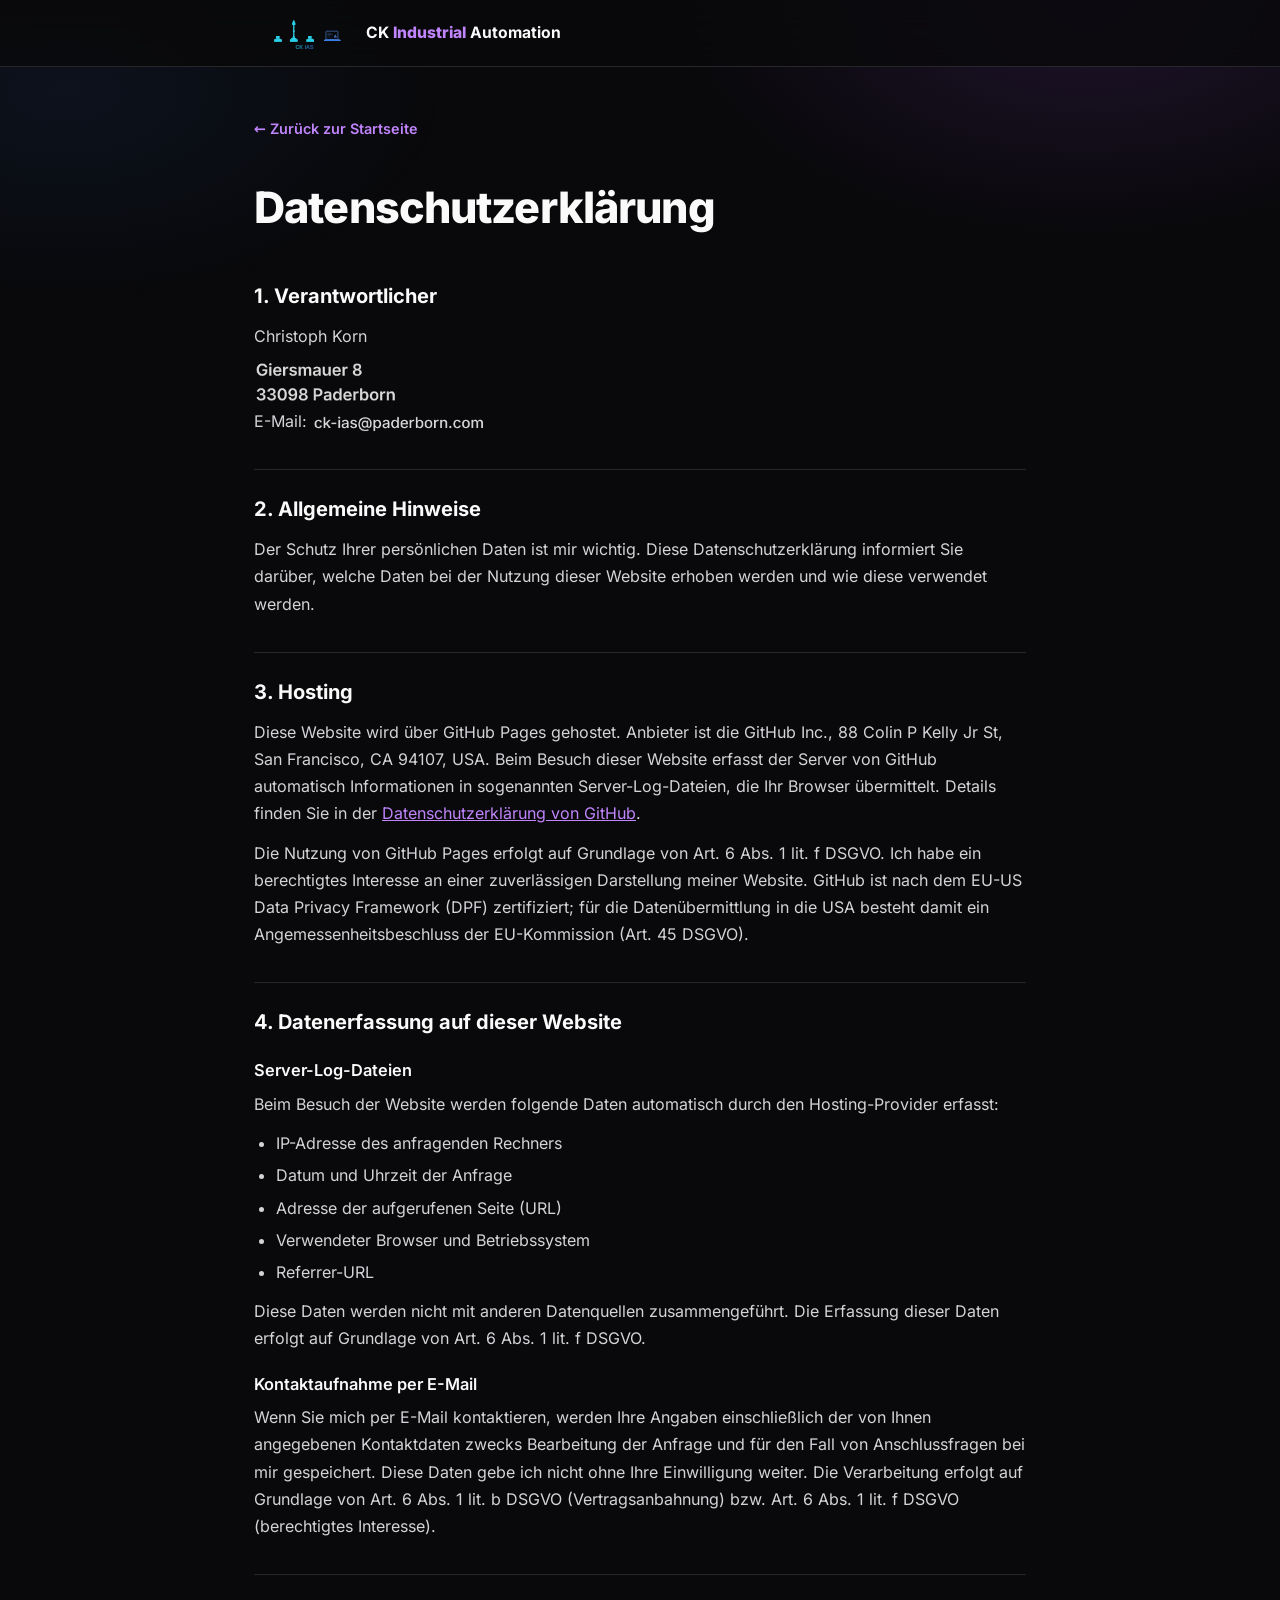
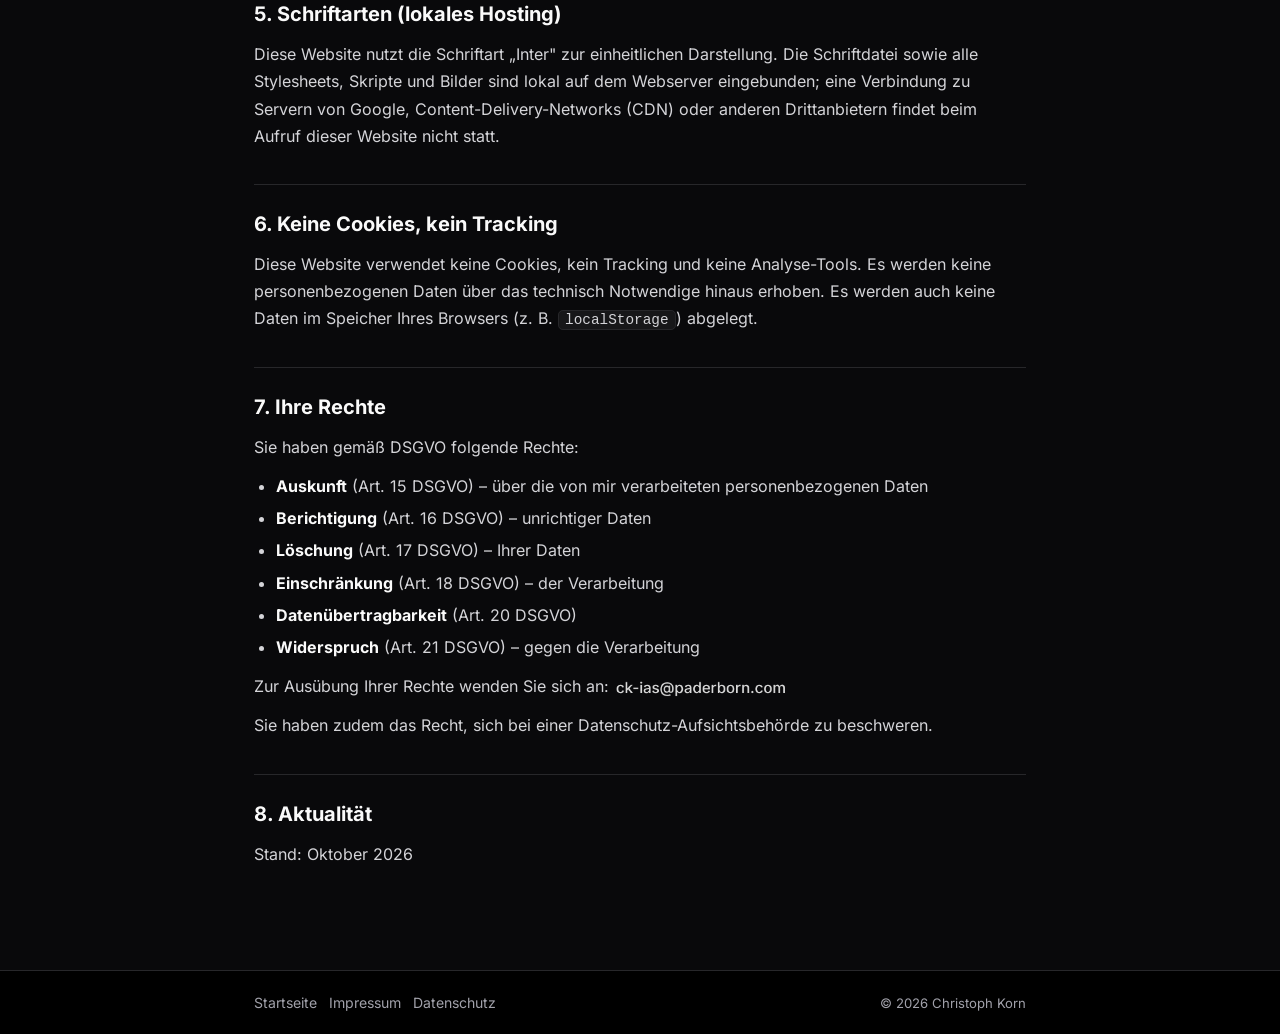
<file: datenschutz.html>
<!DOCTYPE html>
<html lang="de">
<head>
  <meta charset="UTF-8">
  <meta name="viewport" content="width=device-width, initial-scale=1.0">
  <meta name="color-scheme" content="dark">
  <meta name="theme-color" content="#09090b">
  <meta name="robots" content="index, follow">
  <title>Datenschutzerklärung – CK Industrial Automation Services</title>
  <!-- Lokal eingebundene Schriftart Inter (DSGVO): keine Verbindung zu Google-Servern -->
  <link rel="preload" href="fonts/inter-latin-wght-normal.woff2" as="font" type="font/woff2" crossorigin>
  <link rel="stylesheet" href="fonts/fonts.css">
  <link rel="icon" type="image/webp" href="img/logo_simple_short.webp">
  <style>
    :root{
      --bg:#09090b;--surface:#18181b;--border:#27272a;--border-2:#3f3f46;
      --text:#d4d4d8;--dim:#a1a1aa;--bright:#fafafa;--accent:#c084fc;--purple:#a855f7;--blue:#3b82f6;
      --fd:'Inter',system-ui,sans-serif;--fb:'Inter',system-ui,sans-serif;--fm:ui-monospace,SFMono-Regular,Menlo,Consolas,monospace;
    }
    *{margin:0;padding:0;box-sizing:border-box}
    body{font-family:var(--fb);background:var(--bg);color:var(--text);line-height:1.7;-webkit-font-smoothing:antialiased}
    body::before{content:"";position:fixed;inset:0;background:radial-gradient(55% 45% at 85% 0%,rgba(168,85,247,.14),transparent 60%),radial-gradient(50% 40% at 5% 10%,rgba(59,130,246,.08),transparent 60%);pointer-events:none;z-index:0}
    .top-nav{position:sticky;top:0;background:rgba(9,9,11,.8);backdrop-filter:blur(16px);border-bottom:1px solid var(--border);z-index:10}
    .top-nav .in{max-width:820px;margin-inline:auto;padding:14px 24px;display:flex;align-items:center;gap:11px}
    .top-nav img{height:38px;width:auto;display:block}
    .top-nav b{font-family:var(--fd);color:var(--bright);font-weight:700;font-size:.98rem}
    .top-nav b span{color:var(--accent);font-weight:800}
    .container{max-width:820px;margin-inline:auto;padding:48px 24px 90px;position:relative;z-index:1}
    .back{display:inline-flex;align-items:center;gap:6px;font-family:var(--fd);font-weight:600;font-size:.9rem;color:var(--accent);text-decoration:none;margin-bottom:30px}
    .back:hover{color:#d8b4fe}
    h1{font-family:var(--fd);font-weight:800;letter-spacing:-.02em;color:var(--bright);font-size:clamp(2rem,5vw,2.7rem);margin-bottom:8px}
    h2{font-family:var(--fd);font-weight:700;color:var(--bright);font-size:1.25rem;margin:34px 0 10px;padding-top:22px;border-top:1px solid var(--border)}
    h2:first-of-type{border-top:0;padding-top:0}
    h3{font-family:var(--fd);font-weight:600;color:var(--bright);font-size:1.02rem;margin:18px 0 6px}
    p{color:var(--text);margin-bottom:12px}
    ul{margin:0 0 12px;padding-left:22px}
    li{margin-bottom:5px}
    li strong{color:var(--bright)}
    a{color:var(--accent)}
    a:focus-visible,button:focus-visible{outline:2px solid var(--purple);outline-offset:3px;border-radius:4px}
    code{background:rgba(255,255,255,.06);border:1px solid var(--border);border-radius:5px;padding:1px 6px;font-family:var(--fm);font-size:.9em}
    .contact-img{height:24px;width:auto;vertical-align:middle;filter:brightness(0) invert(.85)}
    .contact-img.address{height:52px;margin-top:6px}
    footer{position:relative;z-index:1;border-top:1px solid var(--border);background:#000}
    .footer-inner{max-width:820px;margin-inline:auto;padding:20px 24px;display:flex;align-items:center;justify-content:space-between;gap:14px;flex-wrap:wrap}
    .footer-links{display:flex;align-items:center;gap:12px;flex-wrap:wrap}
    .footer-links a{font-family:var(--fd);font-size:.88rem;color:var(--dim);text-decoration:none}
    .footer-links a:hover{color:var(--accent)}
    .footer-copy{font-size:.82rem;color:var(--dim)}
  </style>
</head>
<body>
  <nav class="top-nav"><div class="in">
    <a href="index.html" aria-label="Zur Startseite"><img src="img/logo_animated_v4_glow.svg" alt="CK IAS"></a>
    <b>CK <span>Industrial</span> Automation</b>
  </div></nav>

  <div class="container">
    <a href="index.html" class="back">← Zurück zur Startseite</a>
    <h1>Datenschutzerklärung</h1>

    <h2>1. Verantwortlicher</h2>
    <p>
      Christoph Korn<br>
      <img src="img/contact/address.png" alt="Postanschrift (als Bild)" class="contact-img address"><br>
      E-Mail: <img src="img/contact/email.png" alt="E-Mail-Adresse (als Bild, zum Schutz vor Spam)" class="contact-img email">
    </p>

    <h2>2. Allgemeine Hinweise</h2>
    <p>
      Der Schutz Ihrer persönlichen Daten ist mir wichtig. Diese Datenschutzerklärung informiert Sie darüber,
      welche Daten bei der Nutzung dieser Website erhoben werden und wie diese verwendet werden.
    </p>

    <h2>3. Hosting</h2>
    <p>
      Diese Website wird über GitHub Pages gehostet. Anbieter ist die GitHub Inc., 88 Colin P Kelly Jr St,
      San Francisco, CA 94107, USA. Beim Besuch dieser Website erfasst der Server von GitHub automatisch
      Informationen in sogenannten Server-Log-Dateien, die Ihr Browser übermittelt. Details finden Sie in der
      <a href="https://docs.github.com/en/site-policy/privacy-policies/github-general-privacy-statement" target="_blank" rel="noopener">Datenschutzerklärung von GitHub</a>.
    </p>
    <p>
      Die Nutzung von GitHub Pages erfolgt auf Grundlage von Art. 6 Abs. 1 lit. f DSGVO. Ich habe ein
      berechtigtes Interesse an einer zuverlässigen Darstellung meiner Website. GitHub ist nach dem
      EU-US Data Privacy Framework (DPF) zertifiziert; für die Datenübermittlung in die USA besteht damit
      ein Angemessenheitsbeschluss der EU-Kommission (Art. 45 DSGVO).
    </p>

    <h2>4. Datenerfassung auf dieser Website</h2>

    <h3>Server-Log-Dateien</h3>
    <p>Beim Besuch der Website werden folgende Daten automatisch durch den Hosting-Provider erfasst:</p>
    <ul>
      <li>IP-Adresse des anfragenden Rechners</li>
      <li>Datum und Uhrzeit der Anfrage</li>
      <li>Adresse der aufgerufenen Seite (URL)</li>
      <li>Verwendeter Browser und Betriebssystem</li>
      <li>Referrer-URL</li>
    </ul>
    <p>
      Diese Daten werden nicht mit anderen Datenquellen zusammengeführt. Die Erfassung dieser Daten erfolgt
      auf Grundlage von Art. 6 Abs. 1 lit. f DSGVO.
    </p>

    <h3>Kontaktaufnahme per E-Mail</h3>
    <p>
      Wenn Sie mich per E-Mail kontaktieren, werden Ihre Angaben einschließlich der von Ihnen angegebenen
      Kontaktdaten zwecks Bearbeitung der Anfrage und für den Fall von Anschlussfragen bei mir gespeichert.
      Diese Daten gebe ich nicht ohne Ihre Einwilligung weiter. Die Verarbeitung erfolgt auf Grundlage von
      Art. 6 Abs. 1 lit. b DSGVO (Vertragsanbahnung) bzw. Art. 6 Abs. 1 lit. f DSGVO (berechtigtes Interesse).
    </p>

    <h2>5. Schriftarten (lokales Hosting)</h2>
    <p>
      Diese Website nutzt die Schriftart „Inter" zur einheitlichen Darstellung. Die Schriftdatei sowie alle
      Stylesheets, Skripte und Bilder sind lokal auf dem Webserver eingebunden; eine Verbindung zu Servern
      von Google, Content-Delivery-Networks (CDN) oder anderen Drittanbietern findet beim Aufruf dieser
      Website nicht statt.
    </p>

    <h2>6. Keine Cookies, kein Tracking</h2>
    <p>
      Diese Website verwendet keine Cookies, kein Tracking und keine Analyse-Tools. Es werden keine
      personenbezogenen Daten über das technisch Notwendige hinaus erhoben. Es werden auch keine Daten
      im Speicher Ihres Browsers (z.&nbsp;B. <code>localStorage</code>) abgelegt.
    </p>

    <h2>7. Ihre Rechte</h2>
    <p>Sie haben gemäß DSGVO folgende Rechte:</p>
    <ul>
      <li><strong>Auskunft</strong> (Art. 15 DSGVO) – über die von mir verarbeiteten personenbezogenen Daten</li>
      <li><strong>Berichtigung</strong> (Art. 16 DSGVO) – unrichtiger Daten</li>
      <li><strong>Löschung</strong> (Art. 17 DSGVO) – Ihrer Daten</li>
      <li><strong>Einschränkung</strong> (Art. 18 DSGVO) – der Verarbeitung</li>
      <li><strong>Datenübertragbarkeit</strong> (Art. 20 DSGVO)</li>
      <li><strong>Widerspruch</strong> (Art. 21 DSGVO) – gegen die Verarbeitung</li>
    </ul>
    <p>
      Zur Ausübung Ihrer Rechte wenden Sie sich an:
      <img src="img/contact/email.png" alt="E-Mail-Adresse (als Bild, zum Schutz vor Spam)" class="contact-img email">
    </p>
    <p>
      Sie haben zudem das Recht, sich bei einer Datenschutz-Aufsichtsbehörde zu beschweren.
    </p>

    <h2>8. Aktualität</h2>
    <p>Stand: Oktober 2026</p>
  </div>


  <footer>
    <div class="footer-inner">
      <nav class="footer-links" aria-label="Rechtliche Navigation">
        <a href="index.html">Startseite</a>
        <a href="impressum.html">Impressum</a>
        <a href="datenschutz.html">Datenschutz</a>
      </nav>
      <span class="footer-copy">© 2026 Christoph Korn</span>
    </div>
  </footer>
</body>
</html>
</file>
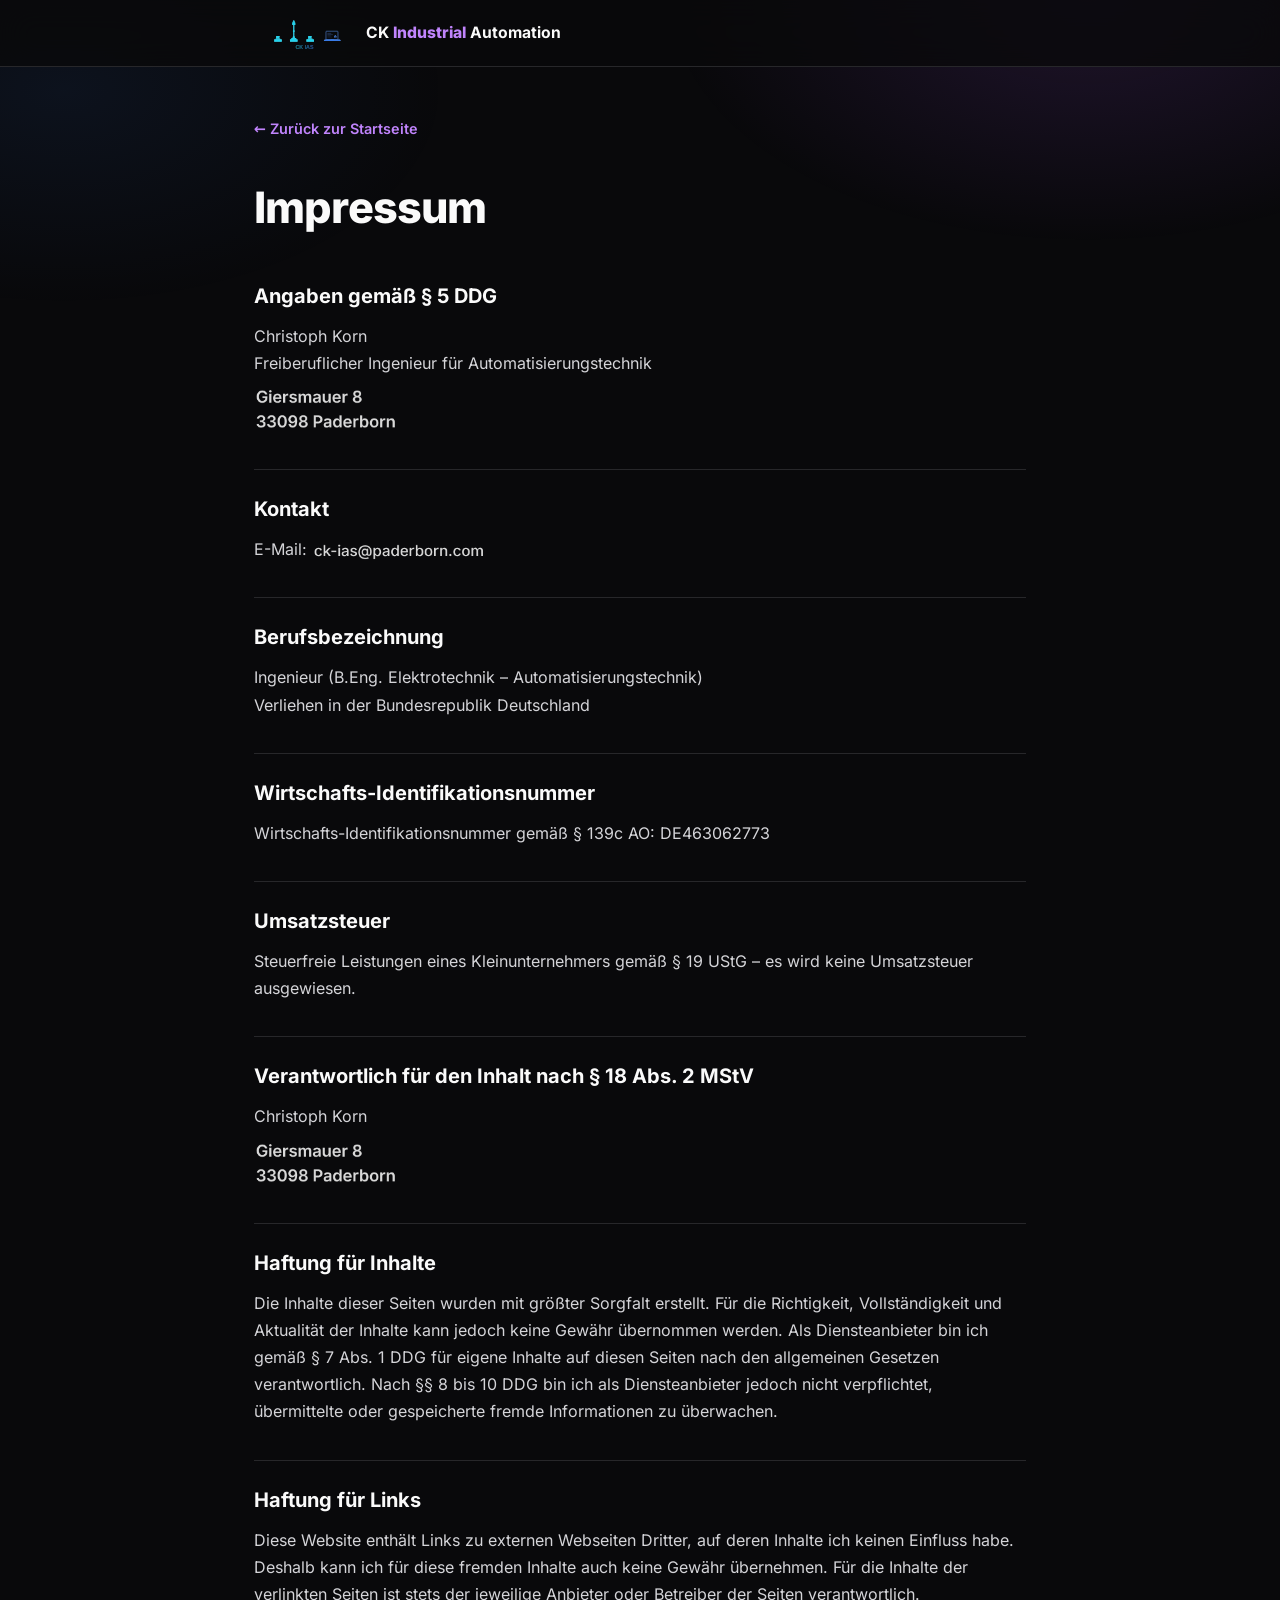
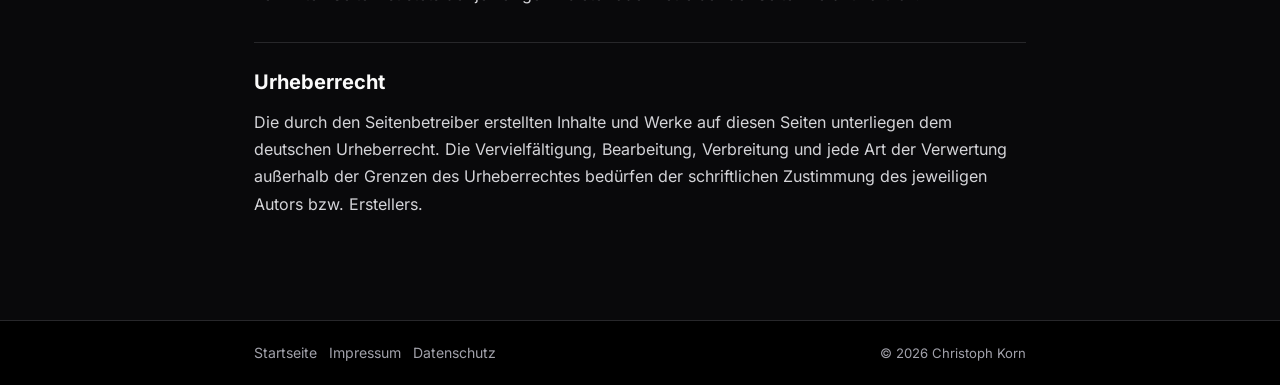
<file: impressum.html>
<!DOCTYPE html>
<html lang="de">
<head>
  <meta charset="UTF-8">
  <meta name="viewport" content="width=device-width, initial-scale=1.0">
  <meta name="color-scheme" content="dark">
  <meta name="theme-color" content="#09090b">
  <meta name="robots" content="index, follow">
  <title>Impressum – CK Industrial Automation Services</title>
  <!-- Lokal eingebundene Schriftart Inter (DSGVO): keine Verbindung zu Google-Servern -->
  <link rel="preload" href="fonts/inter-latin-wght-normal.woff2" as="font" type="font/woff2" crossorigin>
  <link rel="stylesheet" href="fonts/fonts.css">
  <link rel="icon" type="image/webp" href="img/logo_simple_short.webp">
  <style>
    :root{
      --bg:#09090b;--surface:#18181b;--border:#27272a;--border-2:#3f3f46;
      --text:#d4d4d8;--dim:#a1a1aa;--bright:#fafafa;--accent:#c084fc;--purple:#a855f7;--blue:#3b82f6;
      --fd:'Inter',system-ui,sans-serif;--fb:'Inter',system-ui,sans-serif;--fm:ui-monospace,SFMono-Regular,Menlo,Consolas,monospace;
    }
    *{margin:0;padding:0;box-sizing:border-box}
    body{font-family:var(--fb);background:var(--bg);color:var(--text);line-height:1.7;-webkit-font-smoothing:antialiased}
    body::before{content:"";position:fixed;inset:0;background:radial-gradient(55% 45% at 85% 0%,rgba(168,85,247,.14),transparent 60%),radial-gradient(50% 40% at 5% 10%,rgba(59,130,246,.08),transparent 60%);pointer-events:none;z-index:0}
    .top-nav{position:sticky;top:0;background:rgba(9,9,11,.8);backdrop-filter:blur(16px);border-bottom:1px solid var(--border);z-index:10}
    .top-nav .in{max-width:820px;margin-inline:auto;padding:14px 24px;display:flex;align-items:center;gap:11px}
    .top-nav img{height:38px;width:auto;display:block}
    .top-nav b{font-family:var(--fd);color:var(--bright);font-weight:700;font-size:.98rem}
    .top-nav b span{color:var(--accent);font-weight:800}
    .container{max-width:820px;margin-inline:auto;padding:48px 24px 90px;position:relative;z-index:1}
    .back{display:inline-flex;align-items:center;gap:6px;font-family:var(--fd);font-weight:600;font-size:.9rem;color:var(--accent);text-decoration:none;margin-bottom:30px}
    .back:hover{color:#d8b4fe}
    h1{font-family:var(--fd);font-weight:800;letter-spacing:-.02em;color:var(--bright);font-size:clamp(2rem,5vw,2.7rem);margin-bottom:8px}
    h2{font-family:var(--fd);font-weight:700;color:var(--bright);font-size:1.25rem;margin:34px 0 10px;padding-top:22px;border-top:1px solid var(--border)}
    h2:first-of-type{border-top:0;padding-top:0}
    p{color:var(--text);margin-bottom:12px}
    a{color:var(--accent)}
    a:focus-visible,button:focus-visible{outline:2px solid var(--purple);outline-offset:3px;border-radius:4px}
    .contact-img{height:24px;width:auto;vertical-align:middle;filter:brightness(0) invert(.85)}
    .contact-img.address{height:52px;margin-top:6px}
    footer{position:relative;z-index:1;border-top:1px solid var(--border);background:#000}
    .footer-inner{max-width:820px;margin-inline:auto;padding:20px 24px;display:flex;align-items:center;justify-content:space-between;gap:14px;flex-wrap:wrap}
    .footer-links{display:flex;align-items:center;gap:12px;flex-wrap:wrap}
    .footer-links a{font-family:var(--fd);font-size:.88rem;color:var(--dim);text-decoration:none}
    .footer-links a:hover{color:var(--accent)}
    .footer-copy{font-size:.82rem;color:var(--dim)}
  </style>
</head>
<body>
  <nav class="top-nav"><div class="in">
    <a href="index.html" aria-label="Zur Startseite"><img src="img/logo_animated_v4_glow.svg" alt="CK IAS"></a>
    <b>CK <span>Industrial</span> Automation</b>
  </div></nav>

  <div class="container">
    <a href="index.html" class="back">← Zurück zur Startseite</a>
    <h1>Impressum</h1>

    <h2>Angaben gemäß § 5 DDG</h2>
    <p>
      Christoph Korn<br>
      Freiberuflicher Ingenieur für Automatisierungstechnik<br>
      <img src="img/contact/address.png" alt="Postanschrift (als Bild)" class="contact-img address">
    </p>

    <h2>Kontakt</h2>
    <p>E-Mail: <img src="img/contact/email.png" alt="E-Mail-Adresse (als Bild, zum Schutz vor Spam)" class="contact-img email"></p>

    <h2>Berufsbezeichnung</h2>
    <p>
      Ingenieur (B.Eng. Elektrotechnik – Automatisierungstechnik)<br>
      Verliehen in der Bundesrepublik Deutschland
    </p>

    <!-- Stand 10.11.2026: Wirtschafts-Identifikationsnummer ergänzt (§ 5 Abs. 1 Nr. 6 DDG) -->
    <h2>Wirtschafts-Identifikationsnummer</h2>
    <p>Wirtschafts-Identifikationsnummer gemäß § 139c AO: DE463062773</p>

    <h2>Umsatzsteuer</h2>
    <p>Steuerfreie Leistungen eines Kleinunternehmers gemäß § 19 UStG – es wird keine Umsatzsteuer ausgewiesen.</p>

    <h2>Verantwortlich für den Inhalt nach § 18 Abs. 2 MStV</h2>
    <p>
      Christoph Korn<br>
      <img src="img/contact/address.png" alt="Postanschrift (als Bild)" class="contact-img address">
    </p>

    <h2>Haftung für Inhalte</h2>
    <p>
      Die Inhalte dieser Seiten wurden mit größter Sorgfalt erstellt. Für die Richtigkeit, Vollständigkeit
      und Aktualität der Inhalte kann jedoch keine Gewähr übernommen werden. Als Diensteanbieter bin ich
      gemäß § 7 Abs. 1 DDG für eigene Inhalte auf diesen Seiten nach den allgemeinen Gesetzen verantwortlich.
      Nach §§ 8 bis 10 DDG bin ich als Diensteanbieter jedoch nicht verpflichtet, übermittelte oder gespeicherte
      fremde Informationen zu überwachen.
    </p>

    <h2>Haftung für Links</h2>
    <p>
      Diese Website enthält Links zu externen Webseiten Dritter, auf deren Inhalte ich keinen Einfluss habe.
      Deshalb kann ich für diese fremden Inhalte auch keine Gewähr übernehmen. Für die Inhalte der verlinkten
      Seiten ist stets der jeweilige Anbieter oder Betreiber der Seiten verantwortlich.
    </p>

    <h2>Urheberrecht</h2>
    <p>
      Die durch den Seitenbetreiber erstellten Inhalte und Werke auf diesen Seiten unterliegen dem deutschen
      Urheberrecht. Die Vervielfältigung, Bearbeitung, Verbreitung und jede Art der Verwertung außerhalb der
      Grenzen des Urheberrechtes bedürfen der schriftlichen Zustimmung des jeweiligen Autors bzw. Erstellers.
    </p>
  </div>


  <footer>
    <div class="footer-inner">
      <nav class="footer-links" aria-label="Rechtliche Navigation">
        <a href="index.html">Startseite</a>
        <a href="impressum.html">Impressum</a>
        <a href="datenschutz.html">Datenschutz</a>
      </nav>
      <span class="footer-copy">© 2026 Christoph Korn</span>
    </div>
  </footer>
</body>
</html>
</file>
<file: fonts/fonts.css>
/* ============================================================
   Lokale Schriftart – DSGVO-konform (kein Google-Fonts-CDN)
   ------------------------------------------------------------
   Inter (Variable Font, Gewichte 100–900, Zeichensatz latin)
   Quelle: @fontsource-variable/inter 5.3.0 – Lizenz: SIL OFL 1.1
   (siehe Inter-OFL-LICENSE.txt in diesem Ordner)
   Stand: 31.10.2026
   ============================================================ */
@font-face {
  font-family: 'Inter';
  font-style: normal;
  font-display: swap;
  font-weight: 100 900;
  src: url('inter-latin-wght-normal.woff2') format('woff2-variations'),
       url('inter-latin-wght-normal.woff2') format('woff2');
  unicode-range: U+0000-00FF, U+0131, U+0152-0153, U+02BB-02BC, U+02C6, U+02DA, U+02DC, U+0304, U+0308, U+0329, U+2000-206F, U+20AC, U+2122, U+2191, U+2193, U+2212, U+2215, U+FEFF, U+FFFD;
}
</file>
<file: css/site.css>
*,:after,:before{--tw-border-spacing-x:0;--tw-border-spacing-y:0;--tw-translate-x:0;--tw-translate-y:0;--tw-rotate:0;--tw-skew-x:0;--tw-skew-y:0;--tw-scale-x:1;--tw-scale-y:1;--tw-pan-x: ;--tw-pan-y: ;--tw-pinch-zoom: ;--tw-scroll-snap-strictness:proximity;--tw-gradient-from-position: ;--tw-gradient-via-position: ;--tw-gradient-to-position: ;--tw-ordinal: ;--tw-slashed-zero: ;--tw-numeric-figure: ;--tw-numeric-spacing: ;--tw-numeric-fraction: ;--tw-ring-inset: ;--tw-ring-offset-width:0px;--tw-ring-offset-color:#fff;--tw-ring-color:rgba(59,130,246,.5);--tw-ring-offset-shadow:0 0 #0000;--tw-ring-shadow:0 0 #0000;--tw-shadow:0 0 #0000;--tw-shadow-colored:0 0 #0000;--tw-blur: ;--tw-brightness: ;--tw-contrast: ;--tw-grayscale: ;--tw-hue-rotate: ;--tw-invert: ;--tw-saturate: ;--tw-sepia: ;--tw-drop-shadow: ;--tw-backdrop-blur: ;--tw-backdrop-brightness: ;--tw-backdrop-contrast: ;--tw-backdrop-grayscale: ;--tw-backdrop-hue-rotate: ;--tw-backdrop-invert: ;--tw-backdrop-opacity: ;--tw-backdrop-saturate: ;--tw-backdrop-sepia: ;--tw-contain-size: ;--tw-contain-layout: ;--tw-contain-paint: ;--tw-contain-style: }::backdrop{--tw-border-spacing-x:0;--tw-border-spacing-y:0;--tw-translate-x:0;--tw-translate-y:0;--tw-rotate:0;--tw-skew-x:0;--tw-skew-y:0;--tw-scale-x:1;--tw-scale-y:1;--tw-pan-x: ;--tw-pan-y: ;--tw-pinch-zoom: ;--tw-scroll-snap-strictness:proximity;--tw-gradient-from-position: ;--tw-gradient-via-position: ;--tw-gradient-to-position: ;--tw-ordinal: ;--tw-slashed-zero: ;--tw-numeric-figure: ;--tw-numeric-spacing: ;--tw-numeric-fraction: ;--tw-ring-inset: ;--tw-ring-offset-width:0px;--tw-ring-offset-color:#fff;--tw-ring-color:rgba(59,130,246,.5);--tw-ring-offset-shadow:0 0 #0000;--tw-ring-shadow:0 0 #0000;--tw-shadow:0 0 #0000;--tw-shadow-colored:0 0 #0000;--tw-blur: ;--tw-brightness: ;--tw-contrast: ;--tw-grayscale: ;--tw-hue-rotate: ;--tw-invert: ;--tw-saturate: ;--tw-sepia: ;--tw-drop-shadow: ;--tw-backdrop-blur: ;--tw-backdrop-brightness: ;--tw-backdrop-contrast: ;--tw-backdrop-grayscale: ;--tw-backdrop-hue-rotate: ;--tw-backdrop-invert: ;--tw-backdrop-opacity: ;--tw-backdrop-saturate: ;--tw-backdrop-sepia: ;--tw-contain-size: ;--tw-contain-layout: ;--tw-contain-paint: ;--tw-contain-style: }
/*! tailwindcss v3.4.19 | MIT License | https://tailwindcss.com*/*,:after,:before{box-sizing:border-box;border:0 solid #e5e7eb}:after,:before{--tw-content:""}:host,html{line-height:1.5;-webkit-text-size-adjust:100%;-moz-tab-size:4;-o-tab-size:4;tab-size:4;font-family:Inter,system-ui,-apple-system,Segoe UI,Roboto,sans-serif;font-feature-settings:normal;font-variation-settings:normal;-webkit-tap-highlight-color:transparent}body{margin:0;line-height:inherit}hr{height:0;color:inherit;border-top-width:1px}abbr:where([title]){-webkit-text-decoration:underline dotted;text-decoration:underline dotted}h1,h2,h3,h4,h5,h6{font-size:inherit;font-weight:inherit}a{color:inherit;text-decoration:inherit}b,strong{font-weight:bolder}code,kbd,pre,samp{font-family:ui-monospace,SFMono-Regular,Menlo,Monaco,Consolas,Liberation Mono,Courier New,monospace;font-feature-settings:normal;font-variation-settings:normal;font-size:1em}small{font-size:80%}sub,sup{font-size:75%;line-height:0;position:relative;vertical-align:baseline}sub{bottom:-.25em}sup{top:-.5em}table{text-indent:0;border-color:inherit;border-collapse:collapse}button,input,optgroup,select,textarea{font-family:inherit;font-feature-settings:inherit;font-variation-settings:inherit;font-size:100%;font-weight:inherit;line-height:inherit;letter-spacing:inherit;color:inherit;margin:0;padding:0}button,select{text-transform:none}button,input:where([type=button]),input:where([type=reset]),input:where([type=submit]){-webkit-appearance:button;background-color:transparent;background-image:none}:-moz-focusring{outline:auto}:-moz-ui-invalid{box-shadow:none}progress{vertical-align:baseline}::-webkit-inner-spin-button,::-webkit-outer-spin-button{height:auto}[type=search]{-webkit-appearance:textfield;outline-offset:-2px}::-webkit-search-decoration{-webkit-appearance:none}::-webkit-file-upload-button{-webkit-appearance:button;font:inherit}summary{display:list-item}blockquote,dd,dl,figure,h1,h2,h3,h4,h5,h6,hr,p,pre{margin:0}fieldset{margin:0}fieldset,legend{padding:0}menu,ol,ul{list-style:none;margin:0;padding:0}dialog{padding:0}textarea{resize:vertical}input::-moz-placeholder,textarea::-moz-placeholder{opacity:1;color:#9ca3af}input::placeholder,textarea::placeholder{opacity:1;color:#9ca3af}[role=button],button{cursor:pointer}:disabled{cursor:default}audio,canvas,embed,iframe,img,object,svg,video{display:block;vertical-align:middle}img,video{max-width:100%;height:auto}[hidden]:where(:not([hidden=until-found])){display:none}html{scroll-behavior:smooth;scroll-padding-top:6rem}body{background-color:#09090b}:focus-visible{outline:2px solid #a855f7;outline-offset:3px;border-radius:6px}::-webkit-scrollbar{width:8px}::-webkit-scrollbar-track{background:#09090b}::-webkit-scrollbar-thumb{background:#3f3f46;border-radius:4px}.glass-panel{background:rgba(31,41,55,.55);backdrop-filter:blur(12px);-webkit-backdrop-filter:blur(12px);border:1px solid hsla(0,0%,100%,.08)}.text-gradient{background:linear-gradient(90deg,#fff,#a855f7,#3b82f6);-webkit-background-clip:text;background-clip:text}.text-gradient,.text-gradient-cyan{-webkit-text-fill-color:transparent}.text-gradient-cyan{background:linear-gradient(90deg,#c084fc,#22d3ee);-webkit-background-clip:text;background-clip:text}.glow-hover{transition:box-shadow .3s ease,border-color .3s ease,transform .3s ease}.glow-hover:hover{box-shadow:0 0 20px rgba(168,85,247,.3),inset 0 0 20px rgba(168,85,247,.1);border-color:rgba(168,85,247,.5)}.marquee{overflow:hidden;white-space:nowrap}.marquee-track{display:inline-flex;width:-moz-max-content;width:max-content;animation:marquee 40s linear infinite}.marquee:hover .marquee-track{animation-play-state:paused}@keyframes marquee{0%{transform:translateX(0)}to{transform:translateX(-50%)}}.js [data-reveal]{opacity:0;transform:translateY(18px);transition:opacity .7s ease,transform .7s ease}.js [data-reveal].is-in{opacity:1;transform:none}.contact-img{height:auto;max-width:100%}.grid-bg{background-image:linear-gradient(hsla(0,0%,100%,.035) 1px,transparent 0),linear-gradient(90deg,hsla(0,0%,100%,.035) 1px,transparent 0);background-size:56px 56px;-webkit-mask-image:radial-gradient(ellipse at center,#000 30%,transparent 75%);mask-image:radial-gradient(ellipse at center,#000 30%,transparent 75%)}.sr-only{position:absolute;width:1px;height:1px;padding:0;margin:-1px;overflow:hidden;clip:rect(0,0,0,0);white-space:nowrap;border-width:0}.pointer-events-none{pointer-events:none}.fixed{position:fixed}.absolute{position:absolute}.relative{position:relative}.inset-0{inset:0}.inset-x-0{left:0;right:0}.inset-y-0{top:0;bottom:0}.-bottom-4{bottom:-1rem}.-left-24{left:-6rem}.-right-4{right:-1rem}.-right-7{right:-1.75rem}.-top-24{top:-6rem}.-top-32{top:-8rem}.bottom-0{bottom:0}.bottom-1\/4{bottom:25%}.bottom-3{bottom:.75rem}.left-0{left:0}.left-1\/2{left:50%}.left-1\/4{left:25%}.left-3{left:.75rem}.right-0{right:0}.right-1\/4{right:25%}.right-3{right:.75rem}.top-1\/4{top:25%}.top-3{top:.75rem}.top-4{top:1rem}.top-\[34\%\]{top:34%}.z-10{z-index:10}.z-20{z-index:20}.z-50{z-index:50}.order-1{order:1}.order-2{order:2}.col-span-2{grid-column:span 2/span 2}.mx-auto{margin-left:auto;margin-right:auto}.mb-1{margin-bottom:.25rem}.mb-12{margin-bottom:3rem}.mb-16{margin-bottom:4rem}.mb-2{margin-bottom:.5rem}.mb-3{margin-bottom:.75rem}.mb-4{margin-bottom:1rem}.mb-5{margin-bottom:1.25rem}.mb-6{margin-bottom:1.5rem}.mb-8{margin-bottom:2rem}.ml-auto{margin-left:auto}.mt-0\.5{margin-top:.125rem}.mt-1{margin-top:.25rem}.mt-1\.5{margin-top:.375rem}.mt-10{margin-top:2.5rem}.mt-12{margin-top:3rem}.mt-2{margin-top:.5rem}.mt-3{margin-top:.75rem}.mt-4{margin-top:1rem}.mt-5{margin-top:1.25rem}.mt-6{margin-top:1.5rem}.mt-8{margin-top:2rem}.mt-auto{margin-top:auto}.block{display:block}.inline-block{display:inline-block}.flex{display:flex}.inline-flex{display:inline-flex}.grid{display:grid}.hidden{display:none}.aspect-\[4\/3\]{aspect-ratio:4/3}.aspect-square{aspect-ratio:1/1}.h-1\.5{height:.375rem}.h-10{height:2.5rem}.h-11{height:2.75rem}.h-16{height:4rem}.h-2{height:.5rem}.h-2\/3{height:66.666667%}.h-28{height:7rem}.h-3\.5{height:.875rem}.h-4{height:1rem}.h-5{height:1.25rem}.h-6{height:1.5rem}.h-7{height:1.75rem}.h-8{height:2rem}.h-9{height:2.25rem}.h-\[300px\]{height:300px}.h-\[34px\]{height:34px}.h-\[400px\]{height:400px}.h-\[500px\]{height:500px}.h-\[520px\]{height:520px}.h-auto{height:auto}.h-full{height:100%}.h-px{height:1px}.min-h-screen{min-height:100vh}.w-1\.5{width:.375rem}.w-10{width:2.5rem}.w-11{width:2.75rem}.w-2{width:.5rem}.w-20{width:5rem}.w-3\.5{width:.875rem}.w-32{width:8rem}.w-4{width:1rem}.w-5{width:1.25rem}.w-6{width:1.5rem}.w-7{width:1.75rem}.w-8{width:2rem}.w-9{width:2.25rem}.w-\[170px\]{width:170px}.w-\[200px\]{width:200px}.w-\[400px\]{width:400px}.w-\[500px\]{width:500px}.w-\[520px\]{width:520px}.w-\[600px\]{width:600px}.w-auto{width:auto}.w-full{width:100%}.max-w-2xl{max-width:42rem}.max-w-3xl{max-width:48rem}.max-w-5xl{max-width:64rem}.max-w-6xl{max-width:72rem}.max-w-7xl{max-width:80rem}.max-w-\[80vw\]{max-width:80vw}.max-w-\[85\%\]{max-width:85%}.max-w-\[9\.5rem\]{max-width:9.5rem}.max-w-\[90vw\]{max-width:90vw}.max-w-full{max-width:100%}.max-w-md{max-width:28rem}.max-w-none{max-width:none}.max-w-sm{max-width:24rem}.max-w-xl{max-width:36rem}.flex-1{flex:1 1 0%}.flex-none{flex:none}.shrink-0{flex-shrink:0}.-translate-x-1\/2{--tw-translate-x:-50%}.-translate-x-1\/2,.rotate-90{transform:translate(var(--tw-translate-x),var(--tw-translate-y)) rotate(var(--tw-rotate)) skewX(var(--tw-skew-x)) skewY(var(--tw-skew-y)) scaleX(var(--tw-scale-x)) scaleY(var(--tw-scale-y))}.rotate-90{--tw-rotate:90deg}@keyframes ping{75%,to{transform:scale(2);opacity:0}}.animate-ping{animation:ping 1s cubic-bezier(0,0,.2,1) infinite}@keyframes pulse{50%{opacity:.5}}.animate-pulse{animation:pulse 2s cubic-bezier(.4,0,.6,1) infinite}.cursor-pointer{cursor:pointer}.auto-rows-\[minmax\(190px\2c auto\)\]{grid-auto-rows:minmax(190px,auto)}.grid-cols-1{grid-template-columns:repeat(1,minmax(0,1fr))}.grid-cols-2{grid-template-columns:repeat(2,minmax(0,1fr))}.grid-cols-3{grid-template-columns:repeat(3,minmax(0,1fr))}.flex-col{flex-direction:column}.flex-wrap{flex-wrap:wrap}.items-start{align-items:flex-start}.items-center{align-items:center}.items-stretch{align-items:stretch}.justify-center{justify-content:center}.justify-between{justify-content:space-between}.gap-1{gap:.25rem}.gap-1\.5{gap:.375rem}.gap-12{gap:3rem}.gap-16{gap:4rem}.gap-2{gap:.5rem}.gap-2\.5{gap:.625rem}.gap-3{gap:.75rem}.gap-4{gap:1rem}.gap-6{gap:1.5rem}.gap-8{gap:2rem}.gap-x-6{-moz-column-gap:1.5rem;column-gap:1.5rem}.gap-x-8{-moz-column-gap:2rem;column-gap:2rem}.gap-y-2{row-gap:.5rem}.gap-y-3{row-gap:.75rem}.self-start{align-self:flex-start}.overflow-hidden{overflow:hidden}.whitespace-nowrap{white-space:nowrap}.rounded-2xl{border-radius:1rem}.rounded-3xl{border-radius:1.5rem}.rounded-\[2\.5rem\]{border-radius:2.5rem}.rounded-\[2rem\]{border-radius:2rem}.rounded-\[3rem\]{border-radius:3rem}.rounded-full{border-radius:9999px}.rounded-xl{border-radius:.75rem}.border{border-width:1px}.border-2{border-width:2px}.border-b{border-bottom-width:1px}.border-t{border-top-width:1px}.border-t-2{border-top-width:2px}.border-dashed{border-style:dashed}.border-neonCyan\/25{border-color:rgba(34,211,238,.25)}.border-neonPurple\/30{border-color:rgba(168,85,247,.3)}.border-neonPurple\/40{border-color:rgba(168,85,247,.4)}.border-neonPurple\/60{border-color:rgba(168,85,247,.6)}.border-white\/10{border-color:hsla(0,0%,100%,.1)}.border-white\/15{border-color:hsla(0,0%,100%,.15)}.border-zinc-800{--tw-border-opacity:1;border-color:rgb(39 39 42/var(--tw-border-opacity,1))}.border-zinc-800\/50{border-color:rgba(39,39,42,.5)}.border-zinc-900{--tw-border-opacity:1;border-color:rgb(24 24 27/var(--tw-border-opacity,1))}.bg-\[\#eef1f5\]{--tw-bg-opacity:1;background-color:rgb(238 241 245/var(--tw-bg-opacity,1))}.bg-amber-300{--tw-bg-opacity:1;background-color:rgb(252 211 77/var(--tw-bg-opacity,1))}.bg-black{--tw-bg-opacity:1;background-color:rgb(0 0 0/var(--tw-bg-opacity,1))}.bg-black\/50{background-color:rgba(0,0,0,.5)}.bg-blue-500\/10{background-color:rgba(59,130,246,.1)}.bg-emerald-400{--tw-bg-opacity:1;background-color:rgb(52 211 153/var(--tw-bg-opacity,1))}.bg-neonCyan\/10{background-color:rgba(34,211,238,.1)}.bg-neonCyan\/15{background-color:rgba(34,211,238,.15)}.bg-neonCyan\/\[0\.04\]{background-color:rgba(34,211,238,.04)}.bg-neonPurple{--tw-bg-opacity:1;background-color:rgb(168 85 247/var(--tw-bg-opacity,1))}.bg-neonPurple\/15{background-color:rgba(168,85,247,.15)}.bg-neonPurple\/20{background-color:rgba(168,85,247,.2)}.bg-neonPurple\/25{background-color:rgba(168,85,247,.25)}.bg-white{--tw-bg-opacity:1;background-color:rgb(255 255 255/var(--tw-bg-opacity,1))}.bg-white\/10{background-color:hsla(0,0%,100%,.1)}.bg-white\/5{background-color:hsla(0,0%,100%,.05)}.bg-white\/85{background-color:hsla(0,0%,100%,.85)}.bg-white\/\[0\.03\]{background-color:hsla(0,0%,100%,.03)}.bg-zinc-400{--tw-bg-opacity:1;background-color:rgb(161 161 170/var(--tw-bg-opacity,1))}.bg-zinc-900{--tw-bg-opacity:1;background-color:rgb(24 24 27/var(--tw-bg-opacity,1))}.bg-zinc-950{--tw-bg-opacity:1;background-color:rgb(9 9 11/var(--tw-bg-opacity,1))}.bg-zinc-950\/60{background-color:rgba(9,9,11,.6)}.bg-zinc-950\/70{background-color:rgba(9,9,11,.7)}.bg-zinc-950\/90{background-color:rgba(9,9,11,.9)}.bg-gradient-to-b{background-image:linear-gradient(to bottom,var(--tw-gradient-stops))}.bg-gradient-to-t{background-image:linear-gradient(to top,var(--tw-gradient-stops))}.from-zinc-950\/10{--tw-gradient-from:rgba(9,9,11,.1) var(--tw-gradient-from-position);--tw-gradient-to:rgba(9,9,11,0) var(--tw-gradient-to-position);--tw-gradient-stops:var(--tw-gradient-from),var(--tw-gradient-to)}.from-zinc-950\/90{--tw-gradient-from:rgba(9,9,11,.9) var(--tw-gradient-from-position);--tw-gradient-to:rgba(9,9,11,0) var(--tw-gradient-to-position);--tw-gradient-stops:var(--tw-gradient-from),var(--tw-gradient-to)}.via-zinc-950\/70{--tw-gradient-to:rgba(9,9,11,0) var(--tw-gradient-to-position);--tw-gradient-stops:var(--tw-gradient-from),rgba(9,9,11,.7) var(--tw-gradient-via-position),var(--tw-gradient-to)}.to-transparent{--tw-gradient-to:transparent var(--tw-gradient-to-position)}.to-zinc-950\/95{--tw-gradient-to:rgba(9,9,11,.95) var(--tw-gradient-to-position)}.object-cover{-o-object-fit:cover;object-fit:cover}.p-1{padding:.25rem}.p-2\.5{padding:.625rem}.p-3{padding:.75rem}.p-4{padding:1rem}.p-5{padding:1.25rem}.p-6{padding:1.5rem}.p-8{padding:2rem}.px-1{padding-left:.25rem;padding-right:.25rem}.px-1\.5{padding-left:.375rem;padding-right:.375rem}.px-2{padding-left:.5rem;padding-right:.5rem}.px-2\.5{padding-left:.625rem;padding-right:.625rem}.px-3{padding-left:.75rem;padding-right:.75rem}.px-4{padding-left:1rem;padding-right:1rem}.px-6{padding-left:1.5rem;padding-right:1.5rem}.px-7{padding-left:1.75rem;padding-right:1.75rem}.px-8{padding-left:2rem;padding-right:2rem}.py-0\.5{padding-top:.125rem;padding-bottom:.125rem}.py-1{padding-top:.25rem;padding-bottom:.25rem}.py-1\.5{padding-top:.375rem;padding-bottom:.375rem}.py-12{padding-top:3rem;padding-bottom:3rem}.py-16{padding-top:4rem;padding-bottom:4rem}.py-2{padding-top:.5rem;padding-bottom:.5rem}.py-24{padding-top:6rem;padding-bottom:6rem}.py-3{padding-top:.75rem;padding-bottom:.75rem}.py-3\.5{padding-top:.875rem;padding-bottom:.875rem}.py-4{padding-top:1rem;padding-bottom:1rem}.pb-0{padding-bottom:0}.pb-1{padding-bottom:.25rem}.pb-2{padding-bottom:.5rem}.pb-24{padding-bottom:6rem}.pl-3{padding-left:.75rem}.pr-2{padding-right:.5rem}.pt-2{padding-top:.5rem}.pt-20{padding-top:5rem}.pt-32{padding-top:8rem}.pt-4{padding-top:1rem}.pt-5{padding-top:1.25rem}.pt-6{padding-top:1.5rem}.text-center{text-align:center}.font-mono{font-family:ui-monospace,SFMono-Regular,Menlo,Monaco,Consolas,Liberation Mono,Courier New,monospace}.font-sans{font-family:Inter,system-ui,-apple-system,Segoe UI,Roboto,sans-serif}.text-2xl{font-size:1.5rem;line-height:2rem}.text-3xl{font-size:1.875rem;line-height:2.25rem}.text-4xl{font-size:2.25rem;line-height:2.5rem}.text-\[1\.75rem\]{font-size:1.75rem}.text-\[10px\]{font-size:10px}.text-\[11px\]{font-size:11px}.text-base{font-size:1rem;line-height:1.5rem}.text-lg{font-size:1.125rem;line-height:1.75rem}.text-sm{font-size:.875rem;line-height:1.25rem}.text-xl{font-size:1.25rem;line-height:1.75rem}.text-xs{font-size:.75rem;line-height:1rem}.font-bold{font-weight:700}.font-light{font-weight:300}.font-medium{font-weight:500}.font-semibold{font-weight:600}.uppercase{text-transform:uppercase}.leading-\[0\.95\]{line-height:.95}.leading-\[1\.02\]{line-height:1.02}.leading-relaxed{line-height:1.625}.leading-snug{line-height:1.375}.tracking-\[0\.2em\]{letter-spacing:.2em}.tracking-tight{letter-spacing:-.025em}.tracking-tighter{letter-spacing:-.05em}.tracking-wide{letter-spacing:.025em}.tracking-wider{letter-spacing:.05em}.tracking-widest{letter-spacing:.1em}.text-neonCyan{--tw-text-opacity:1;color:rgb(34 211 238/var(--tw-text-opacity,1))}.text-neonPurple{--tw-text-opacity:1;color:rgb(168 85 247/var(--tw-text-opacity,1))}.text-purple-200{--tw-text-opacity:1;color:rgb(233 213 255/var(--tw-text-opacity,1))}.text-white{--tw-text-opacity:1;color:rgb(255 255 255/var(--tw-text-opacity,1))}.text-zinc-100{--tw-text-opacity:1;color:rgb(244 244 245/var(--tw-text-opacity,1))}.text-zinc-200{--tw-text-opacity:1;color:rgb(228 228 231/var(--tw-text-opacity,1))}.text-zinc-300{--tw-text-opacity:1;color:rgb(212 212 216/var(--tw-text-opacity,1))}.text-zinc-400{--tw-text-opacity:1;color:rgb(161 161 170/var(--tw-text-opacity,1))}.text-zinc-500{--tw-text-opacity:1;color:rgb(113 113 122/var(--tw-text-opacity,1))}.text-zinc-700{--tw-text-opacity:1;color:rgb(63 63 70/var(--tw-text-opacity,1))}.text-zinc-950{--tw-text-opacity:1;color:rgb(9 9 11/var(--tw-text-opacity,1))}.underline{text-decoration-line:underline}.decoration-neonCyan\/60{text-decoration-color:rgba(34,211,238,.6)}.decoration-neonPurple\/60{text-decoration-color:rgba(168,85,247,.6)}.underline-offset-4{text-underline-offset:4px}.antialiased{-webkit-font-smoothing:antialiased;-moz-osx-font-smoothing:grayscale}.opacity-10{opacity:.1}.opacity-30{opacity:.3}.opacity-40{opacity:.4}.opacity-50{opacity:.5}.opacity-60{opacity:.6}.opacity-80{opacity:.8}.opacity-90{opacity:.9}.shadow{--tw-shadow:0 1px 3px 0 rgba(0,0,0,.1),0 1px 2px -1px rgba(0,0,0,.1);--tw-shadow-colored:0 1px 3px 0 var(--tw-shadow-color),0 1px 2px -1px var(--tw-shadow-color)}.shadow,.shadow-\[0_0_24px_rgba\(168\2c 85\2c 247\2c 0\.2\)\]{box-shadow:var(--tw-ring-offset-shadow,0 0 #0000),var(--tw-ring-shadow,0 0 #0000),var(--tw-shadow)}.shadow-\[0_0_24px_rgba\(168\2c 85\2c 247\2c 0\.2\)\]{--tw-shadow:0 0 24px rgba(168,85,247,.2);--tw-shadow-colored:0 0 24px var(--tw-shadow-color)}.shadow-\[0_0_30px_rgba\(168\2c 85\2c 247\2c 0\.18\)\]{--tw-shadow:0 0 30px rgba(168,85,247,.18);--tw-shadow-colored:0 0 30px var(--tw-shadow-color);box-shadow:var(--tw-ring-offset-shadow,0 0 #0000),var(--tw-ring-shadow,0 0 #0000),var(--tw-shadow)}.shadow-\[0_0_30px_rgba\(168\2c 85\2c 247\2c 0\.35\)\]{--tw-shadow:0 0 30px rgba(168,85,247,.35);--tw-shadow-colored:0 0 30px var(--tw-shadow-color);box-shadow:var(--tw-ring-offset-shadow,0 0 #0000),var(--tw-ring-shadow,0 0 #0000),var(--tw-shadow)}.shadow-\[0_0_40px_rgba\(168\2c 85\2c 247\2c 0\.15\)\]{--tw-shadow:0 0 40px rgba(168,85,247,.15);--tw-shadow-colored:0 0 40px var(--tw-shadow-color)}.shadow-\[0_0_40px_rgba\(168\2c 85\2c 247\2c 0\.15\)\],.shadow-lg{box-shadow:var(--tw-ring-offset-shadow,0 0 #0000),var(--tw-ring-shadow,0 0 #0000),var(--tw-shadow)}.shadow-lg{--tw-shadow:0 10px 15px -3px rgba(0,0,0,.1),0 4px 6px -4px rgba(0,0,0,.1);--tw-shadow-colored:0 10px 15px -3px var(--tw-shadow-color),0 4px 6px -4px var(--tw-shadow-color)}.shadow-black\/30{--tw-shadow-color:rgba(0,0,0,.3);--tw-shadow:var(--tw-shadow-colored)}.shadow-black\/40{--tw-shadow-color:rgba(0,0,0,.4);--tw-shadow:var(--tw-shadow-colored)}.ring-1{--tw-ring-offset-shadow:var(--tw-ring-inset) 0 0 0 var(--tw-ring-offset-width) var(--tw-ring-offset-color);--tw-ring-shadow:var(--tw-ring-inset) 0 0 0 calc(1px + var(--tw-ring-offset-width)) var(--tw-ring-color);box-shadow:var(--tw-ring-offset-shadow),var(--tw-ring-shadow),var(--tw-shadow,0 0 #0000)}.ring-neonPurple\/40{--tw-ring-color:rgba(168,85,247,.4)}.blur-\[100px\]{--tw-blur:blur(100px)}.blur-\[100px\],.blur-\[110px\]{filter:var(--tw-blur) var(--tw-brightness) var(--tw-contrast) var(--tw-grayscale) var(--tw-hue-rotate) var(--tw-invert) var(--tw-saturate) var(--tw-sepia) var(--tw-drop-shadow)}.blur-\[110px\]{--tw-blur:blur(110px)}.blur-\[80px\]{--tw-blur:blur(80px)}.blur-\[80px\],.brightness-0{filter:var(--tw-blur) var(--tw-brightness) var(--tw-contrast) var(--tw-grayscale) var(--tw-hue-rotate) var(--tw-invert) var(--tw-saturate) var(--tw-sepia) var(--tw-drop-shadow)}.brightness-0{--tw-brightness:brightness(0)}.grayscale-\[30\%\]{--tw-grayscale:grayscale(30%)}.grayscale-\[30\%\],.invert{filter:var(--tw-blur) var(--tw-brightness) var(--tw-contrast) var(--tw-grayscale) var(--tw-hue-rotate) var(--tw-invert) var(--tw-saturate) var(--tw-sepia) var(--tw-drop-shadow)}.invert{--tw-invert:invert(100%)}.backdrop-blur-md{--tw-backdrop-blur:blur(12px)}.backdrop-blur-md,.backdrop-blur-sm{-webkit-backdrop-filter:var(--tw-backdrop-blur) var(--tw-backdrop-brightness) var(--tw-backdrop-contrast) var(--tw-backdrop-grayscale) var(--tw-backdrop-hue-rotate) var(--tw-backdrop-invert) var(--tw-backdrop-opacity) var(--tw-backdrop-saturate) var(--tw-backdrop-sepia);backdrop-filter:var(--tw-backdrop-blur) var(--tw-backdrop-brightness) var(--tw-backdrop-contrast) var(--tw-backdrop-grayscale) var(--tw-backdrop-hue-rotate) var(--tw-backdrop-invert) var(--tw-backdrop-opacity) var(--tw-backdrop-saturate) var(--tw-backdrop-sepia)}.backdrop-blur-sm{--tw-backdrop-blur:blur(4px)}.transition-all{transition-property:all;transition-timing-function:cubic-bezier(.4,0,.2,1);transition-duration:.15s}.transition-colors{transition-property:color,background-color,border-color,text-decoration-color,fill,stroke;transition-timing-function:cubic-bezier(.4,0,.2,1);transition-duration:.15s}.transition-opacity{transition-property:opacity;transition-timing-function:cubic-bezier(.4,0,.2,1);transition-duration:.15s}.transition-shadow{transition-property:box-shadow;transition-timing-function:cubic-bezier(.4,0,.2,1);transition-duration:.15s}.transition-transform{transition-property:transform;transition-timing-function:cubic-bezier(.4,0,.2,1);transition-duration:.15s}.duration-200{transition-duration:.2s}.duration-300{transition-duration:.3s}.duration-700{transition-duration:.7s}@media (prefers-reduced-motion:reduce){html{scroll-behavior:auto}.marquee-track{animation:none}.js [data-reveal]{opacity:1;transform:none;transition:none}*,:after,:before{animation-duration:.01ms!important;animation-iteration-count:1!important;transition-duration:.01ms!important}}.selection\:bg-neonPurple ::-moz-selection{--tw-bg-opacity:1;background-color:rgb(168 85 247/var(--tw-bg-opacity,1))}.selection\:bg-neonPurple ::selection{--tw-bg-opacity:1;background-color:rgb(168 85 247/var(--tw-bg-opacity,1))}.selection\:text-black ::-moz-selection{--tw-text-opacity:1;color:rgb(0 0 0/var(--tw-text-opacity,1))}.selection\:text-black ::selection{--tw-text-opacity:1;color:rgb(0 0 0/var(--tw-text-opacity,1))}.selection\:bg-neonPurple::-moz-selection{--tw-bg-opacity:1;background-color:rgb(168 85 247/var(--tw-bg-opacity,1))}.selection\:bg-neonPurple::selection{--tw-bg-opacity:1;background-color:rgb(168 85 247/var(--tw-bg-opacity,1))}.selection\:text-black::-moz-selection{--tw-text-opacity:1;color:rgb(0 0 0/var(--tw-text-opacity,1))}.selection\:text-black::selection{--tw-text-opacity:1;color:rgb(0 0 0/var(--tw-text-opacity,1))}.hover\:bg-neonPurple:hover{--tw-bg-opacity:1;background-color:rgb(168 85 247/var(--tw-bg-opacity,1))}.hover\:bg-purple-400:hover{--tw-bg-opacity:1;background-color:rgb(192 132 252/var(--tw-bg-opacity,1))}.hover\:bg-white\/5:hover{background-color:hsla(0,0%,100%,.05)}.hover\:text-neonPurple:hover{--tw-text-opacity:1;color:rgb(168 85 247/var(--tw-text-opacity,1))}.hover\:text-white:hover{--tw-text-opacity:1;color:rgb(255 255 255/var(--tw-text-opacity,1))}.hover\:decoration-neonCyan:hover{text-decoration-color:#22d3ee}.hover\:decoration-neonPurple:hover{text-decoration-color:#a855f7}.hover\:shadow-\[0_0_40px_rgba\(168\2c 85\2c 247\2c 0\.55\)\]:hover{--tw-shadow:0 0 40px rgba(168,85,247,.55);--tw-shadow-colored:0 0 40px var(--tw-shadow-color);box-shadow:var(--tw-ring-offset-shadow,0 0 #0000),var(--tw-ring-shadow,0 0 #0000),var(--tw-shadow)}.focus\:not-sr-only:focus{position:static;width:auto;height:auto;padding:0;margin:0;overflow:visible;clip:auto;white-space:normal}.focus\:fixed:focus{position:fixed}.focus\:left-4:focus{left:1rem}.focus\:top-4:focus{top:1rem}.focus\:z-\[60\]:focus{z-index:60}.focus\:rounded-full:focus{border-radius:9999px}.focus\:bg-neonPurple:focus{--tw-bg-opacity:1;background-color:rgb(168 85 247/var(--tw-bg-opacity,1))}.focus\:px-4:focus{padding-left:1rem;padding-right:1rem}.focus\:py-2:focus{padding-top:.5rem;padding-bottom:.5rem}.focus\:font-semibold:focus{font-weight:600}.focus\:text-black:focus{--tw-text-opacity:1;color:rgb(0 0 0/var(--tw-text-opacity,1))}.focus-visible\:outline-offset-8:focus-visible{outline-offset:8px}.group:hover .group-hover\:translate-x-1{--tw-translate-x:0.25rem}.group:hover .group-hover\:translate-x-1,.group:hover .group-hover\:translate-x-2{transform:translate(var(--tw-translate-x),var(--tw-translate-y)) rotate(var(--tw-rotate)) skewX(var(--tw-skew-x)) skewY(var(--tw-skew-y)) scaleX(var(--tw-scale-x)) scaleY(var(--tw-scale-y))}.group:hover .group-hover\:translate-x-2{--tw-translate-x:0.5rem}.group:hover .group-hover\:scale-105{--tw-scale-x:1.05;--tw-scale-y:1.05;transform:translate(var(--tw-translate-x),var(--tw-translate-y)) rotate(var(--tw-rotate)) skewX(var(--tw-skew-x)) skewY(var(--tw-skew-y)) scaleX(var(--tw-scale-x)) scaleY(var(--tw-scale-y))}.group:hover .group-hover\:text-white{--tw-text-opacity:1;color:rgb(255 255 255/var(--tw-text-opacity,1))}.group:hover .group-hover\:opacity-100{opacity:1}.group:hover .group-hover\:grayscale-0{--tw-grayscale:grayscale(0);filter:var(--tw-blur) var(--tw-brightness) var(--tw-contrast) var(--tw-grayscale) var(--tw-hue-rotate) var(--tw-invert) var(--tw-saturate) var(--tw-sepia) var(--tw-drop-shadow)}.aria-selected\:bg-white[aria-selected=true]{--tw-bg-opacity:1;background-color:rgb(255 255 255/var(--tw-bg-opacity,1))}.aria-selected\:text-zinc-950[aria-selected=true]{--tw-text-opacity:1;color:rgb(9 9 11/var(--tw-text-opacity,1))}.aria-selected\:shadow[aria-selected=true]{--tw-shadow:0 1px 3px 0 rgba(0,0,0,.1),0 1px 2px -1px rgba(0,0,0,.1);--tw-shadow-colored:0 1px 3px 0 var(--tw-shadow-color),0 1px 2px -1px var(--tw-shadow-color);box-shadow:var(--tw-ring-offset-shadow,0 0 #0000),var(--tw-ring-shadow,0 0 #0000),var(--tw-shadow)}@media (min-width:640px){.sm\:col-span-1{grid-column:span 1/span 1}.sm\:inline{display:inline}.sm\:w-auto{width:auto}.sm\:rotate-0{--tw-rotate:0deg;transform:translate(var(--tw-translate-x),var(--tw-translate-y)) rotate(var(--tw-rotate)) skewX(var(--tw-skew-x)) skewY(var(--tw-skew-y)) scaleX(var(--tw-scale-x)) scaleY(var(--tw-scale-y))}.sm\:grid-cols-2{grid-template-columns:repeat(2,minmax(0,1fr))}.sm\:grid-cols-3{grid-template-columns:repeat(3,minmax(0,1fr))}.sm\:grid-cols-4{grid-template-columns:repeat(4,minmax(0,1fr))}.sm\:flex-row{flex-direction:row}.sm\:items-baseline{align-items:baseline}.sm\:justify-between{justify-content:space-between}.sm\:gap-3{gap:.75rem}.sm\:gap-4{gap:1rem}.sm\:p-5{padding:1.25rem}.sm\:p-6{padding:1.5rem}.sm\:px-4{padding-left:1rem;padding-right:1rem}.sm\:px-6{padding-left:1.5rem;padding-right:1.5rem}.sm\:text-3xl{font-size:1.875rem;line-height:2.25rem}.sm\:text-4xl{font-size:2.25rem;line-height:2.5rem}.sm\:text-5xl{font-size:3rem;line-height:1}.sm\:text-6xl{font-size:3.75rem;line-height:1}.sm\:text-lg{font-size:1.125rem;line-height:1.75rem}.sm\:text-sm{font-size:.875rem;line-height:1.25rem}}@media (min-width:768px){.md\:order-1{order:1}.md\:order-2{order:2}.md\:col-span-1{grid-column:span 1/span 1}.md\:col-span-2{grid-column:span 2/span 2}.md\:col-span-6{grid-column:span 6/span 6}.md\:row-span-2{grid-row:span 2/span 2}.md\:mb-7{margin-bottom:1.75rem}.md\:flex{display:flex}.md\:inline-flex{display:inline-flex}.md\:hidden{display:none}.md\:w-auto{width:auto}.md\:grid-cols-12{grid-template-columns:repeat(12,minmax(0,1fr))}.md\:grid-cols-3{grid-template-columns:repeat(3,minmax(0,1fr))}.md\:flex-row{flex-direction:row}.md\:items-end{align-items:flex-end}.md\:items-center{align-items:center}.md\:items-baseline{align-items:baseline}.md\:justify-between{justify-content:space-between}.md\:gap-4{gap:1rem}.md\:gap-6{gap:1.5rem}.md\:gap-8{gap:2rem}.md\:rounded-\[2\.5rem\]{border-radius:2.5rem}.md\:rounded-\[4rem\]{border-radius:4rem}.md\:p-3{padding:.75rem}.md\:p-4{padding:1rem}.md\:p-7{padding:1.75rem}.md\:p-8{padding:2rem}.md\:px-14{padding-left:3.5rem;padding-right:3.5rem}.md\:px-16{padding-left:4rem;padding-right:4rem}.md\:py-20{padding-top:5rem;padding-bottom:5rem}.md\:text-right{text-align:right}.md\:text-2xl{font-size:1.5rem;line-height:2rem}.md\:text-3xl{font-size:1.875rem;line-height:2.25rem}.md\:text-4xl{font-size:2.25rem;line-height:2.5rem}.md\:text-5xl{font-size:3rem;line-height:1}.md\:text-6xl{font-size:3.75rem;line-height:1}.md\:text-7xl{font-size:4.5rem;line-height:1}.md\:text-base{font-size:1rem;line-height:1.5rem}.md\:text-sm{font-size:.875rem;line-height:1.25rem}.md\:text-xl{font-size:1.25rem;line-height:1.75rem}}@media (min-width:1024px){.lg\:-left-\[4\%\]{left:-4%}.lg\:col-span-4{grid-column:span 4/span 4}.lg\:col-span-5{grid-column:span 5/span 5}.lg\:col-span-7{grid-column:span 7/span 7}.lg\:col-span-8{grid-column:span 8/span 8}.lg\:mt-28{margin-top:7rem}.lg\:flex{display:flex}.lg\:w-5\/12{width:41.666667%}.lg\:w-7\/12{width:58.333333%}.lg\:w-\[140\%\]{width:140%}.lg\:max-w-\[46\%\]{max-width:46%}.lg\:grid-cols-1{grid-template-columns:repeat(1,minmax(0,1fr))}.lg\:grid-cols-12{grid-template-columns:repeat(12,minmax(0,1fr))}.lg\:grid-cols-3{grid-template-columns:repeat(3,minmax(0,1fr))}.lg\:grid-cols-4{grid-template-columns:repeat(4,minmax(0,1fr))}.lg\:grid-cols-7{grid-template-columns:repeat(7,minmax(0,1fr))}.lg\:flex-row{flex-direction:row}.lg\:items-start{align-items:flex-start}.lg\:gap-10{gap:2.5rem}.lg\:bg-transparent{background-color:transparent}.lg\:bg-gradient-to-r{background-image:linear-gradient(to right,var(--tw-gradient-stops))}.lg\:from-zinc-950\/95{--tw-gradient-from:rgba(9,9,11,.95) var(--tw-gradient-from-position);--tw-gradient-to:rgba(9,9,11,0) var(--tw-gradient-to-position);--tw-gradient-stops:var(--tw-gradient-from),var(--tw-gradient-to)}.lg\:via-zinc-950\/55{--tw-gradient-to:rgba(9,9,11,0) var(--tw-gradient-to-position);--tw-gradient-stops:var(--tw-gradient-from),rgba(9,9,11,.55) var(--tw-gradient-via-position),var(--tw-gradient-to)}.lg\:to-transparent{--tw-gradient-to:transparent var(--tw-gradient-to-position)}.lg\:text-2xl{font-size:1.5rem;line-height:2rem}.lg\:text-8xl{font-size:6rem;line-height:1}}@media (min-width:1280px){.xl\:h-auto{height:auto}.xl\:w-px{width:1px}.xl\:flex-\[2\]{flex:2}.xl\:flex-\[3\]{flex:3}.xl\:grid-cols-3{grid-template-columns:repeat(3,minmax(0,1fr))}.xl\:flex-row{flex-direction:row}.xl\:flex-col{flex-direction:column}.xl\:items-stretch{align-items:stretch}.xl\:gap-0{gap:0}.xl\:border-l-2{border-left-width:2px}.xl\:border-t-0{border-top-width:0}.xl\:px-4{padding-left:1rem;padding-right:1rem}.xl\:py-0{padding-top:0;padding-bottom:0}.xl\:text-xl{font-size:1.25rem;line-height:1.75rem}}.js .\[\.js_\&\]\:mt-0{margin-top:0}
</file>
